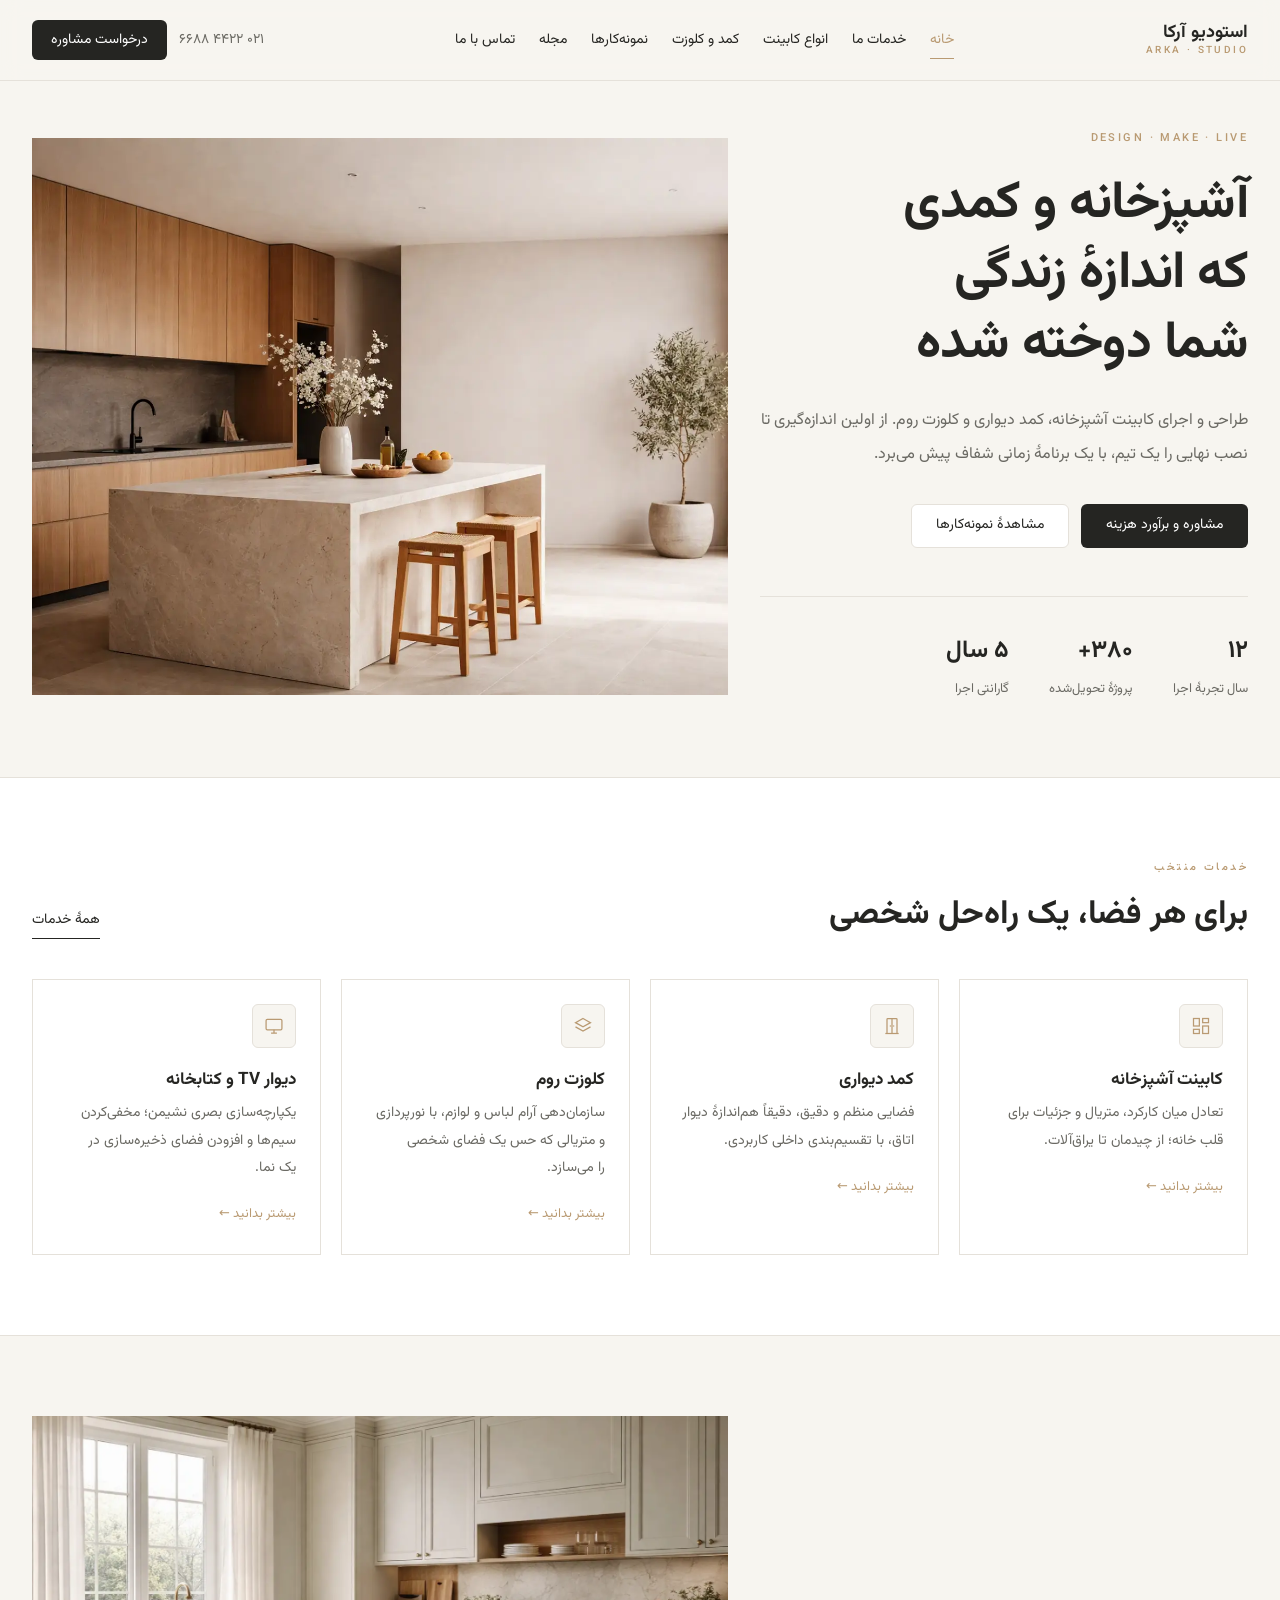
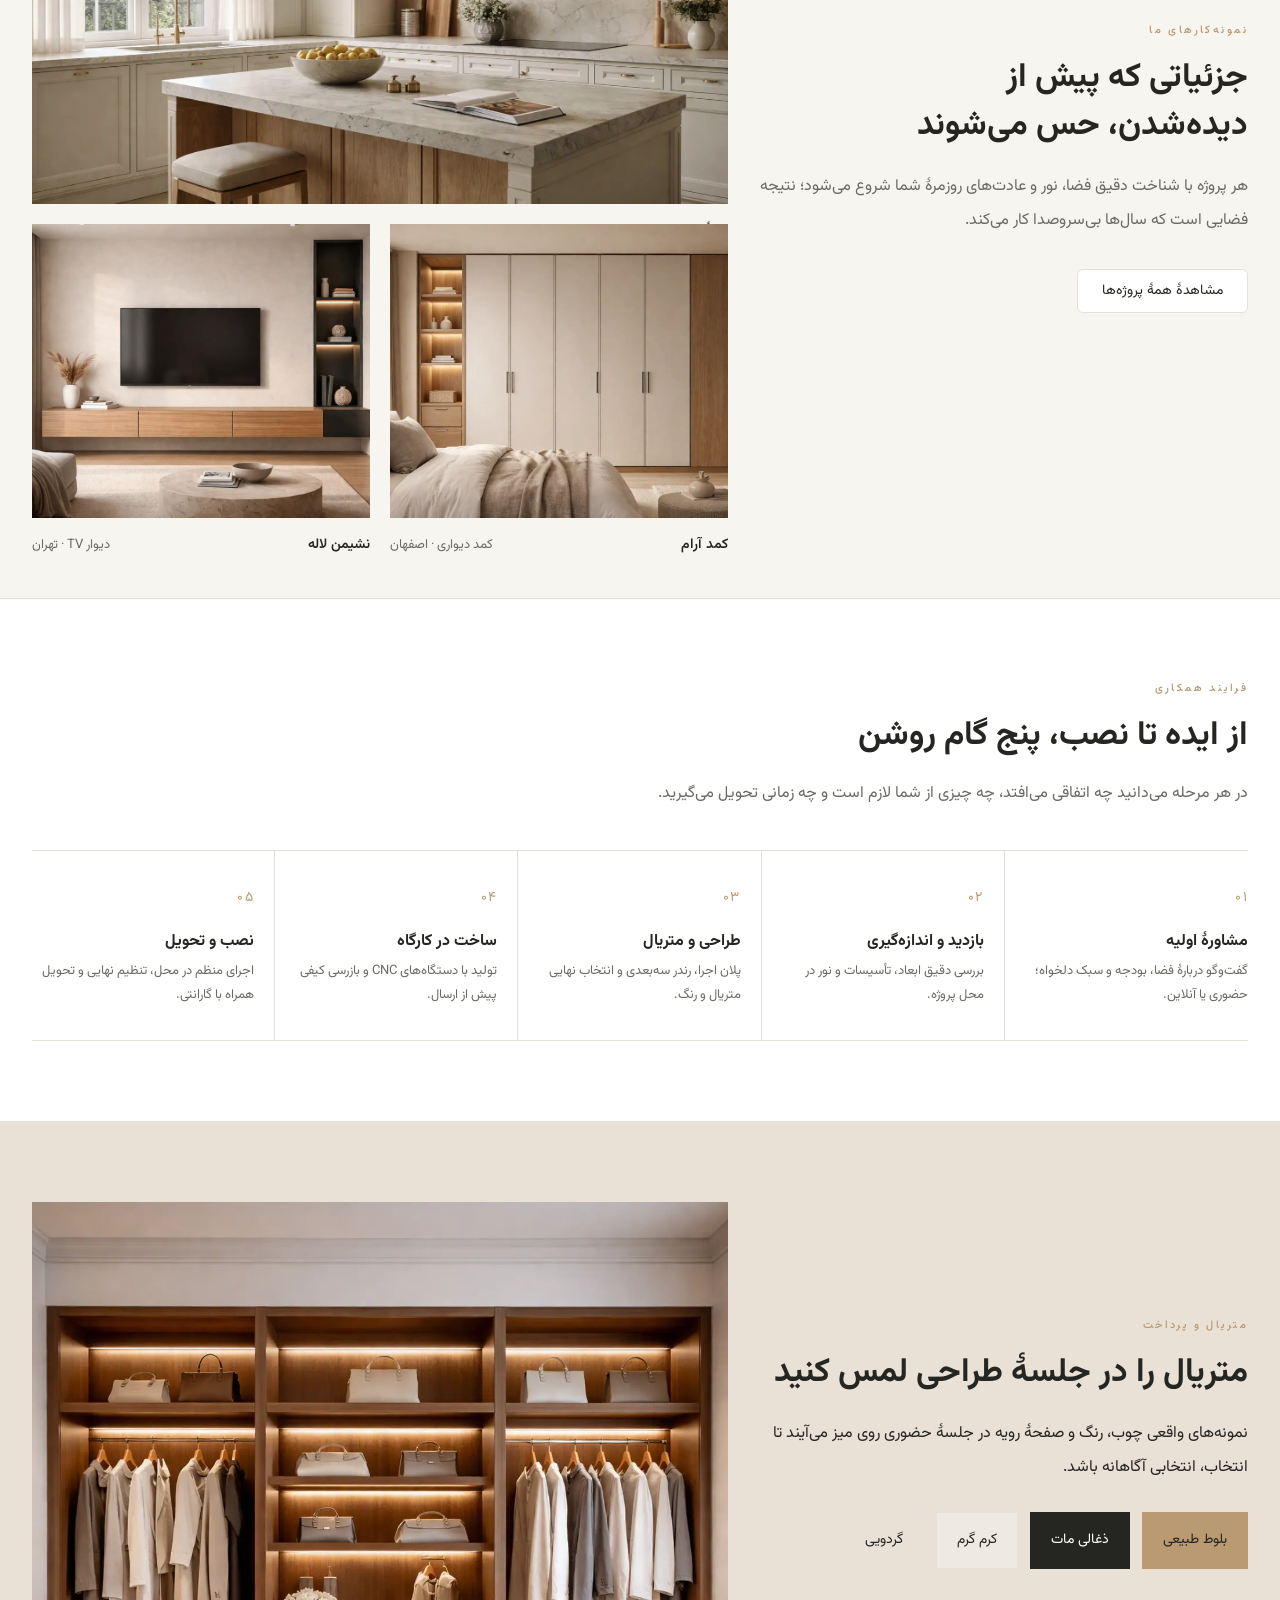
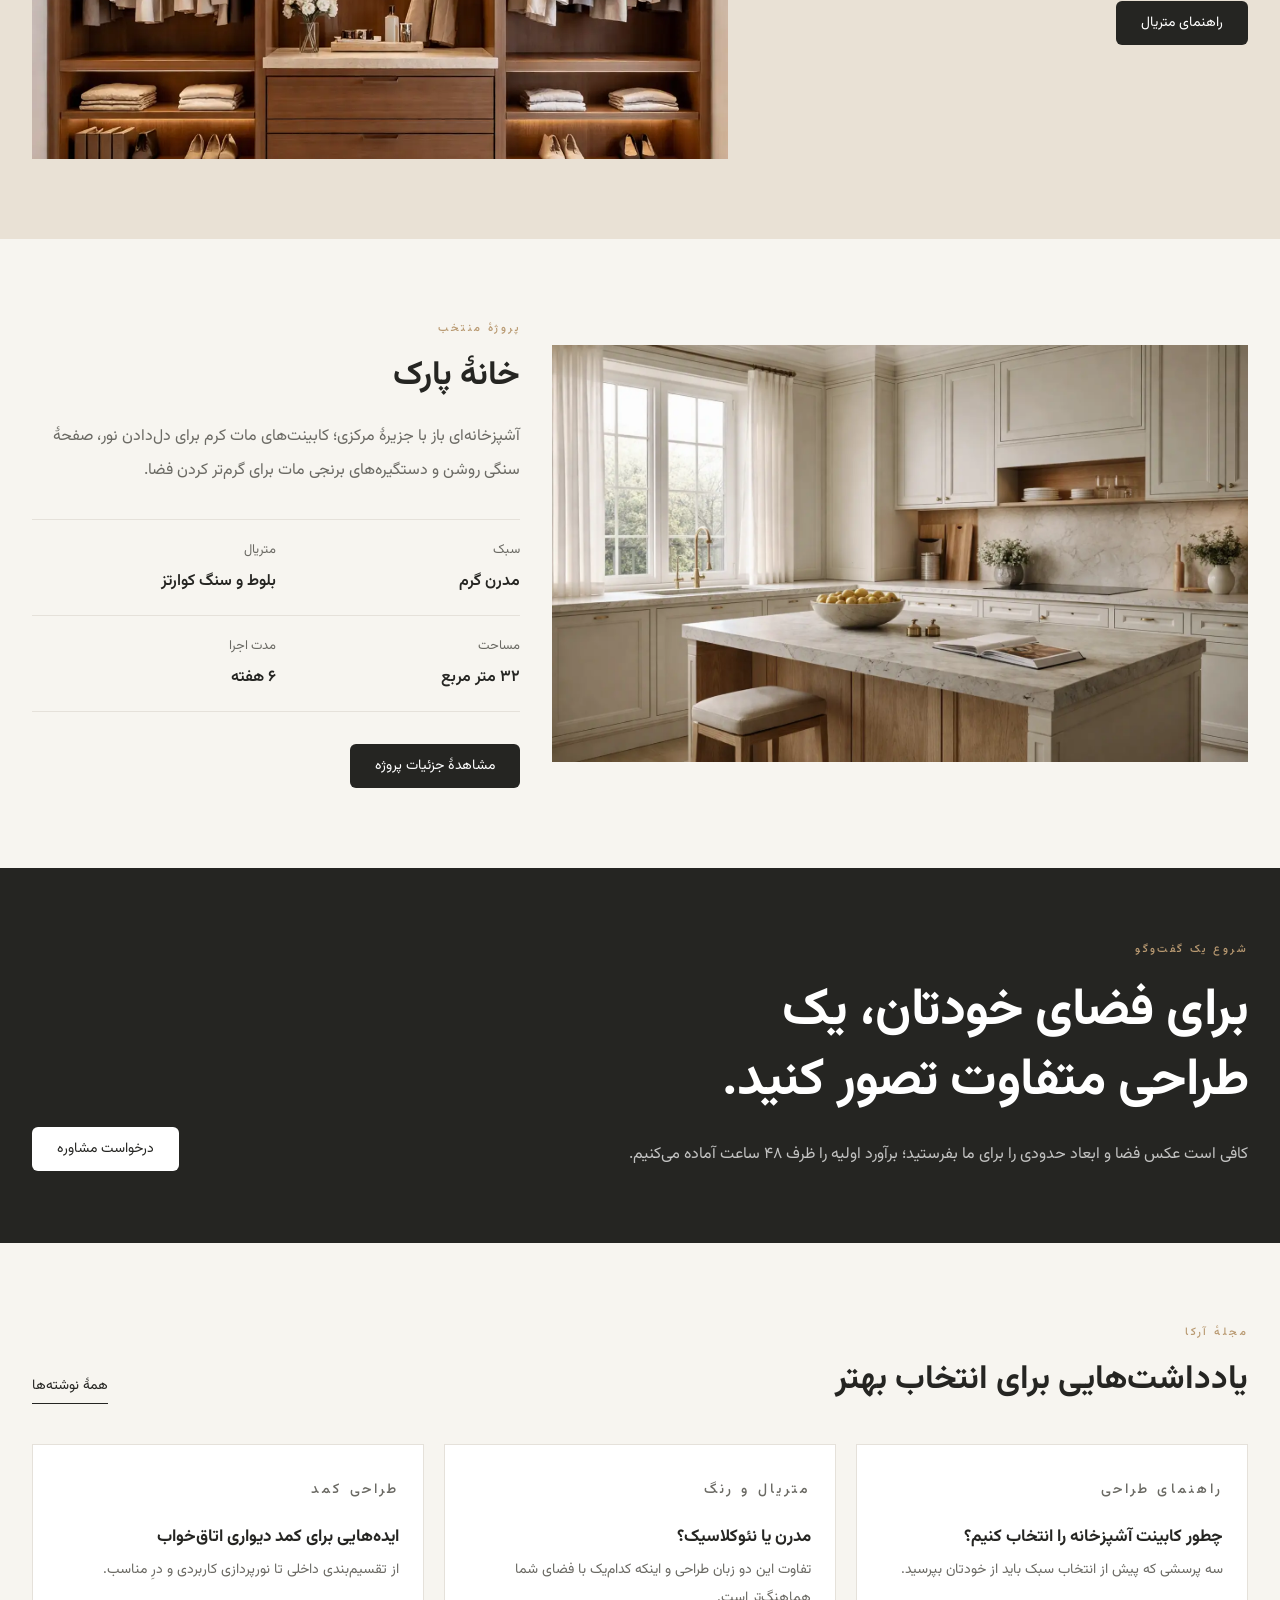
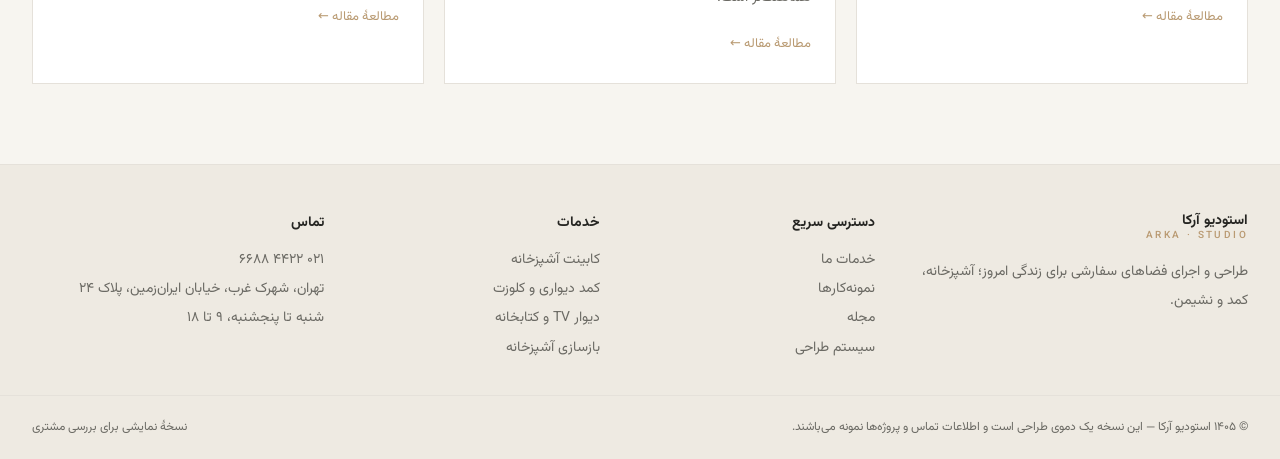
<file: index.html>
<!DOCTYPE html>
<html lang="fa" dir="rtl">
<head>
<meta charset="utf-8">
<meta name="viewport" content="width=device-width, initial-scale=1">
<title>استودیو آرکا | طراحی و اجرای کابینت، کمد دیواری و کلوزت روم</title>
<meta name="description" content="طراحی و اجرای کابینت آشپزخانه، کمد دیواری و کلوزت روم؛ از اندازه‌گیری و طراحی تا ساخت و نصب نهایی با یک تیم و برنامهٔ زمانی شفاف.">
<link rel="icon" href="data:image/svg+xml,<svg xmlns='http://www.w3.org/2000/svg' viewBox='0 0 32 32'><rect width='32' height='32' fill='%23252522'/><path d='M8 24V8h16v3H11v13z' fill='%23B99A72'/></svg>">
<link rel="preconnect" href="https://fonts.googleapis.com">
<link rel="preconnect" href="https://fonts.gstatic.com" crossorigin>
<link rel="stylesheet" href="https://fonts.googleapis.com/css2?family=Estedad:wght@400;500;600;700&family=Vazirmatn:wght@400;500;600;700&display=swap">
<link rel="stylesheet" href="assets/css/site.css">
</head>
<body>
<a class="skip-link" href="#main">پرش به محتوای اصلی</a>

<header class="site-header">
  <div class="container header-inner">
    <a class="brand" href="index.html">استودیو آرکا<span>ARKA · STUDIO</span></a>
    <nav class="nav" data-nav aria-label="منوی اصلی">
      <a href="index.html" aria-current="page">خانه</a>
      <a href="services.html">خدمات ما</a>
      <a href="cabinets.html">انواع کابینت</a>
      <a href="closets.html">کمد و کلوزت</a>
      <a href="portfolio.html">نمونه‌کارها</a>
      <a href="blog.html">مجله</a>
      <a href="contact.html">تماس با ما</a>
    </nav>
    <div class="header-actions">
      <a class="header-phone" href="tel:+982144226688">۰۲۱ ۴۴۲۲ ۶۶۸۸</a>
      <a class="btn btn--primary btn--sm" href="contact.html">درخواست مشاوره</a>
      <button class="nav-toggle" type="button" data-nav-toggle aria-expanded="false" aria-label="باز و بسته کردن منو"><span></span></button>
    </div>
  </div>
</header>

<main id="main">

  <!-- Hero -->
  <section class="hero">
    <div class="container hero__grid">
      <div class="hero__text">
        <p class="eyebrow">DESIGN · MAKE · LIVE</p>
        <h1 class="display" style="margin-block-start:1.25rem">آشپزخانه و کمدی که اندازهٔ زندگی شما دوخته شده</h1>
        <p class="lead" style="margin-block-start:1.5rem">طراحی و اجرای کابینت آشپزخانه، کمد دیواری و کلوزت روم. از اولین اندازه‌گیری تا نصب نهایی را یک تیم، با یک برنامهٔ زمانی شفاف پیش می‌برد.</p>
        <div class="btn-row">
          <a class="btn btn--primary" href="contact.html">مشاوره و برآورد هزینه</a>
          <a class="btn btn--outline" href="portfolio.html">مشاهدهٔ نمونه‌کارها</a>
        </div>
        <div class="hero-facts">
          <div><strong>۱۲</strong><span>سال تجربهٔ اجرا</span></div>
          <div><strong>۳۸۰+</strong><span>پروژهٔ تحویل‌شده</span></div>
          <div><strong>۵ سال</strong><span>گارانتی اجرا</span></div>
        </div>
      </div>
      <div class="hero__media">
        <img src="assets/img/hero.webp" width="1536" height="1024" fetchpriority="high" alt="آشپزخانهٔ مدرن با کابینت بلوطی و جزیرهٔ سنگی روشن">
      </div>
    </div>
  </section>

  <!-- Services -->
  <section class="section section--muted">
    <div class="container">
      <div class="section-head">
        <div>
          <p class="eyebrow">خدمات منتخب</p>
          <h2 class="title section-head__title">برای هر فضا، یک راه‌حل شخصی</h2>
        </div>
        <a class="link-more" href="services.html">همهٔ خدمات</a>
      </div>

      <div class="grid grid--4">
        <a class="card card--hover" href="cabinets.html">
          <span class="card__icon"><svg viewBox="0 0 24 24" fill="none" stroke="currentColor" stroke-width="1.5"><rect x="3" y="3" width="7" height="9"/><rect x="14" y="3" width="7" height="5"/><rect x="14" y="12" width="7" height="9"/><rect x="3" y="16" width="7" height="5"/></svg></span>
          <h3>کابینت آشپزخانه</h3>
          <p>تعادل میان کارکرد، متریال و جزئیات برای قلب خانه؛ از چیدمان تا یراق‌آلات.</p>
          <span class="card__link">بیشتر بدانید ←</span>
        </a>

        <a class="card card--hover" href="closets.html">
          <span class="card__icon"><svg viewBox="0 0 24 24" fill="none" stroke="currentColor" stroke-width="1.5"><path d="M4 21h16"/><path d="M6 21V4a1 1 0 0 1 1-1h10a1 1 0 0 1 1 1v17"/><path d="M12 3v18"/><circle cx="10" cy="12" r=".8" fill="currentColor" stroke="none"/><circle cx="14" cy="12" r=".8" fill="currentColor" stroke="none"/></svg></span>
          <h3>کمد دیواری</h3>
          <p>فضایی منظم و دقیق، دقیقاً هم‌اندازهٔ دیوار اتاق، با تقسیم‌بندی داخلی کاربردی.</p>
          <span class="card__link">بیشتر بدانید ←</span>
        </a>

        <a class="card card--hover" href="closets.html#closet-room">
          <span class="card__icon"><svg viewBox="0 0 24 24" fill="none" stroke="currentColor" stroke-width="1.5"><path d="m12 3 9 5-9 5-9-5 9-5Z"/><path d="m3 13 9 5 9-5"/></svg></span>
          <h3>کلوزت روم</h3>
          <p>سازمان‌دهی آرام لباس و لوازم، با نورپردازی و متریالی که حس یک فضای شخصی را می‌سازد.</p>
          <span class="card__link">بیشتر بدانید ←</span>
        </a>

        <a class="card card--hover" href="services.html#tv-wall">
          <span class="card__icon"><svg viewBox="0 0 24 24" fill="none" stroke="currentColor" stroke-width="1.5"><rect x="2.5" y="4" width="19" height="12.5" rx="1.5"/><path d="M8.5 20.5h7M12 16.5v4"/></svg></span>
          <h3>دیوار TV و کتابخانه</h3>
          <p>یکپارچه‌سازی بصری نشیمن؛ مخفی‌کردن سیم‌ها و افزودن فضای ذخیره‌سازی در یک نما.</p>
          <span class="card__link">بیشتر بدانید ←</span>
        </a>
      </div>
    </div>
  </section>

  <!-- Portfolio preview -->
  <section class="section">
    <div class="container split">
      <div class="split__text">
        <p class="eyebrow">نمونه‌کارهای ما</p>
        <h2 class="title" style="margin-block-start:0.75rem">جزئیاتی که پیش از دیده‌شدن، حس می‌شوند</h2>
        <p class="lead" style="margin-block-start:1.25rem">هر پروژه با شناخت دقیق فضا، نور و عادت‌های روزمرهٔ شما شروع می‌شود؛ نتیجه فضایی است که سال‌ها بی‌سروصدا کار می‌کند.</p>
        <div class="btn-row">
          <a class="btn btn--outline" href="portfolio.html">مشاهدهٔ همهٔ پروژه‌ها</a>
        </div>
      </div>
      <div class="split__media">
        <div class="grid grid--2">
          <a class="project project--wide" href="portfolio.html" style="grid-column:span 2">
            <span class="media"><img src="assets/img/feature.webp" width="1536" height="1024" loading="lazy" alt="آشپزخانهٔ نئوکلاسیک با کابینت کرم و صفحهٔ سنگی"></span>
            <span class="project__meta"><strong>خانهٔ پارک</strong><span>نئوکلاسیک · تهران</span></span>
          </a>
          <a class="project" href="portfolio.html">
            <span class="media"><img src="assets/img/wardrobe.webp" width="1536" height="1024" loading="lazy" alt="کمد دیواری سفارشی در اتاق‌خواب روشن"></span>
            <span class="project__meta"><strong>کمد آرام</strong><span>کمد دیواری · اصفهان</span></span>
          </a>
          <a class="project" href="portfolio.html">
            <span class="media"><img src="assets/img/tvwall.webp" width="1536" height="1024" loading="lazy" alt="دیوار تلویزیون سفارشی با قفسه و کابینت چوبی"></span>
            <span class="project__meta"><strong>نشیمن لاله</strong><span>دیوار TV · تهران</span></span>
          </a>
        </div>
      </div>
    </div>
  </section>

  <!-- Process -->
  <section class="section section--muted">
    <div class="container">
      <p class="eyebrow">فرایند همکاری</p>
      <h2 class="title" style="margin-block-start:0.75rem">از ایده تا نصب، پنج گام روشن</h2>
      <p class="lead" style="margin-block-start:1rem">در هر مرحله می‌دانید چه اتفاقی می‌افتد، چه چیزی از شما لازم است و چه زمانی تحویل می‌گیرید.</p>

      <div class="steps" style="margin-block-start:2.5rem">
        <div class="step">
          <span class="step__num">۰۱</span>
          <h3>مشاورهٔ اولیه</h3>
          <p>گفت‌وگو دربارهٔ فضا، بودجه و سبک دلخواه؛ حضوری یا آنلاین.</p>
        </div>
        <div class="step">
          <span class="step__num">۰۲</span>
          <h3>بازدید و اندازه‌گیری</h3>
          <p>بررسی دقیق ابعاد، تأسیسات و نور در محل پروژه.</p>
        </div>
        <div class="step">
          <span class="step__num">۰۳</span>
          <h3>طراحی و متریال</h3>
          <p>پلان اجرا، رندر سه‌بعدی و انتخاب نهایی متریال و رنگ.</p>
        </div>
        <div class="step">
          <span class="step__num">۰۴</span>
          <h3>ساخت در کارگاه</h3>
          <p>تولید با دستگاه‌های CNC و بازرسی کیفی پیش از ارسال.</p>
        </div>
        <div class="step">
          <span class="step__num">۰۵</span>
          <h3>نصب و تحویل</h3>
          <p>اجرای منظم در محل، تنظیم نهایی و تحویل همراه با گارانتی.</p>
        </div>
      </div>
    </div>
  </section>

  <!-- Materials -->
  <section class="section section--accent">
    <div class="container split">
      <div class="split__text">
        <p class="eyebrow">متریال و پرداخت</p>
        <h2 class="title" style="margin-block-start:0.75rem">متریال را در جلسهٔ طراحی لمس کنید</h2>
        <p class="lead" style="margin-block-start:1.25rem;color:var(--accent-foreground)">نمونه‌های واقعی چوب، رنگ و صفحهٔ رویه در جلسهٔ حضوری روی میز می‌آیند تا انتخاب، انتخابی آگاهانه باشد.</p>
        <div class="swatches">
          <span class="swatch swatch--oak">بلوط طبیعی</span>
          <span class="swatch swatch--dark">ذغالی مات</span>
          <span class="swatch swatch--cream">کرم گرم</span>
          <span class="swatch swatch--taupe">گردویی</span>
        </div>
        <div class="btn-row">
          <a class="btn btn--primary" href="cabinets.html#materials">راهنمای متریال</a>
        </div>
      </div>
      <div class="split__media">
        <span class="media" style="display:block"><img src="assets/img/closet.webp" width="1024" height="1536" loading="lazy" alt="کلوزت روم با قفسه‌بندی چوب گردو و نورپردازی گرم" style="aspect-ratio:5/4;object-position:50% 20%"></span>
      </div>
    </div>
  </section>

  <!-- Featured project -->
  <section class="section">
    <div class="container split split--reverse">
      <div class="split__text">
        <p class="eyebrow">پروژهٔ منتخب</p>
        <h2 class="title" style="margin-block-start:0.75rem">خانهٔ پارک</h2>
        <p class="lead" style="margin-block-start:1.25rem">آشپزخانه‌ای باز با جزیرهٔ مرکزی؛ کابینت‌های مات کرم برای دل‌دادن نور، صفحهٔ سنگی روشن و دستگیره‌های برنجی مات برای گرم‌تر کردن فضا.</p>
        <dl class="spec-list" style="margin-block-start:2rem">
          <div><dt>سبک</dt><dd>مدرن گرم</dd></div>
          <div><dt>متریال</dt><dd>بلوط و سنگ کوارتز</dd></div>
          <div><dt>مساحت</dt><dd>۳۲ متر مربع</dd></div>
          <div><dt>مدت اجرا</dt><dd>۶ هفته</dd></div>
        </dl>
        <div class="btn-row">
          <a class="btn btn--primary" href="portfolio.html">مشاهدهٔ جزئیات پروژه</a>
        </div>
      </div>
      <div class="split__media">
        <span class="media" style="display:block"><img src="assets/img/feature.webp" width="1536" height="1024" loading="lazy" alt="آشپزخانهٔ نئوکلاسیک خانهٔ پارک با کابینت کرم و صفحهٔ سنگی" style="aspect-ratio:5/3"></span>
      </div>
    </div>
  </section>

  <!-- CTA -->
  <section class="cta-band">
    <div class="container cta-band__inner">
      <div class="cta-band__text">
        <p class="eyebrow">شروع یک گفت‌وگو</p>
        <h2 class="display" style="margin-block-start:1rem">برای فضای خودتان، یک طراحی متفاوت تصور کنید.</h2>
        <p class="lead" style="margin-block-start:1.25rem">کافی است عکس فضا و ابعاد حدودی را برای ما بفرستید؛ برآورد اولیه را ظرف ۴۸ ساعت آماده می‌کنیم.</p>
      </div>
      <div class="cta-band__action">
        <a class="btn btn--light" href="contact.html">درخواست مشاوره</a>
      </div>
    </div>
  </section>

  <!-- Magazine -->
  <section class="section">
    <div class="container">
      <div class="section-head">
        <div>
          <p class="eyebrow">مجلهٔ آرکا</p>
          <h2 class="title section-head__title">یادداشت‌هایی برای انتخاب بهتر</h2>
        </div>
        <a class="link-more" href="blog.html">همهٔ نوشته‌ها</a>
      </div>

      <div class="grid grid--3">
        <article class="card card--hover">
          <p class="eyebrow">راهنمای طراحی</p>
          <h3>چطور کابینت آشپزخانه را انتخاب کنیم؟</h3>
          <p>سه پرسشی که پیش از انتخاب سبک باید از خودتان بپرسید.</p>
          <a class="card__link" href="blog.html">مطالعهٔ مقاله ←</a>
        </article>
        <article class="card card--hover">
          <p class="eyebrow">متریال و رنگ</p>
          <h3>مدرن یا نئوکلاسیک؟</h3>
          <p>تفاوت این دو زبان طراحی و اینکه کدام‌یک با فضای شما هماهنگ‌تر است.</p>
          <a class="card__link" href="blog.html">مطالعهٔ مقاله ←</a>
        </article>
        <article class="card card--hover">
          <p class="eyebrow">طراحی کمد</p>
          <h3>ایده‌هایی برای کمد دیواری اتاق‌خواب</h3>
          <p>از تقسیم‌بندی داخلی تا نورپردازی کاربردی و درِ مناسب.</p>
          <a class="card__link" href="blog.html">مطالعهٔ مقاله ←</a>
        </article>
      </div>
    </div>
  </section>

</main>

<footer class="site-footer">
  <div class="container footer-grid">
    <div>
      <h4 class="brand">استودیو آرکا<span>ARKA · STUDIO</span></h4>
      <p style="margin-block-start:1rem">طراحی و اجرای فضاهای سفارشی برای زندگی امروز؛ آشپزخانه، کمد و نشیمن.</p>
    </div>
    <div>
      <h4>دسترسی سریع</h4>
      <ul class="footer-links">
        <li><a href="services.html">خدمات ما</a></li>
        <li><a href="portfolio.html">نمونه‌کارها</a></li>
        <li><a href="blog.html">مجله</a></li>
        <li><a href="design-system.html">سیستم طراحی</a></li>
      </ul>
    </div>
    <div>
      <h4>خدمات</h4>
      <ul class="footer-links">
        <li><a href="cabinets.html">کابینت آشپزخانه</a></li>
        <li><a href="closets.html">کمد دیواری و کلوزت</a></li>
        <li><a href="services.html#tv-wall">دیوار TV و کتابخانه</a></li>
        <li><a href="services.html#renovation">بازسازی آشپزخانه</a></li>
      </ul>
    </div>
    <div>
      <h4>تماس</h4>
      <p style="margin-block-start:0.75rem">
        ۰۲۱ ۴۴۲۲ ۶۶۸۸<br>
        تهران، شهرک غرب، خیابان ایران‌زمین، پلاک ۲۴<br>
        شنبه تا پنجشنبه، ۹ تا ۱۸
      </p>
    </div>
  </div>
  <div class="container footer-bottom">
    <span>© <span data-year>۱۴۰۴</span> استودیو آرکا — این نسخه یک دموی طراحی است و اطلاعات تماس و پروژه‌ها نمونه می‌باشند.</span>
    <span>نسخهٔ نمایشی برای بررسی مشتری</span>
  </div>
</footer>

<script src="assets/js/site.js"></script>
</body>
</html>
</file>
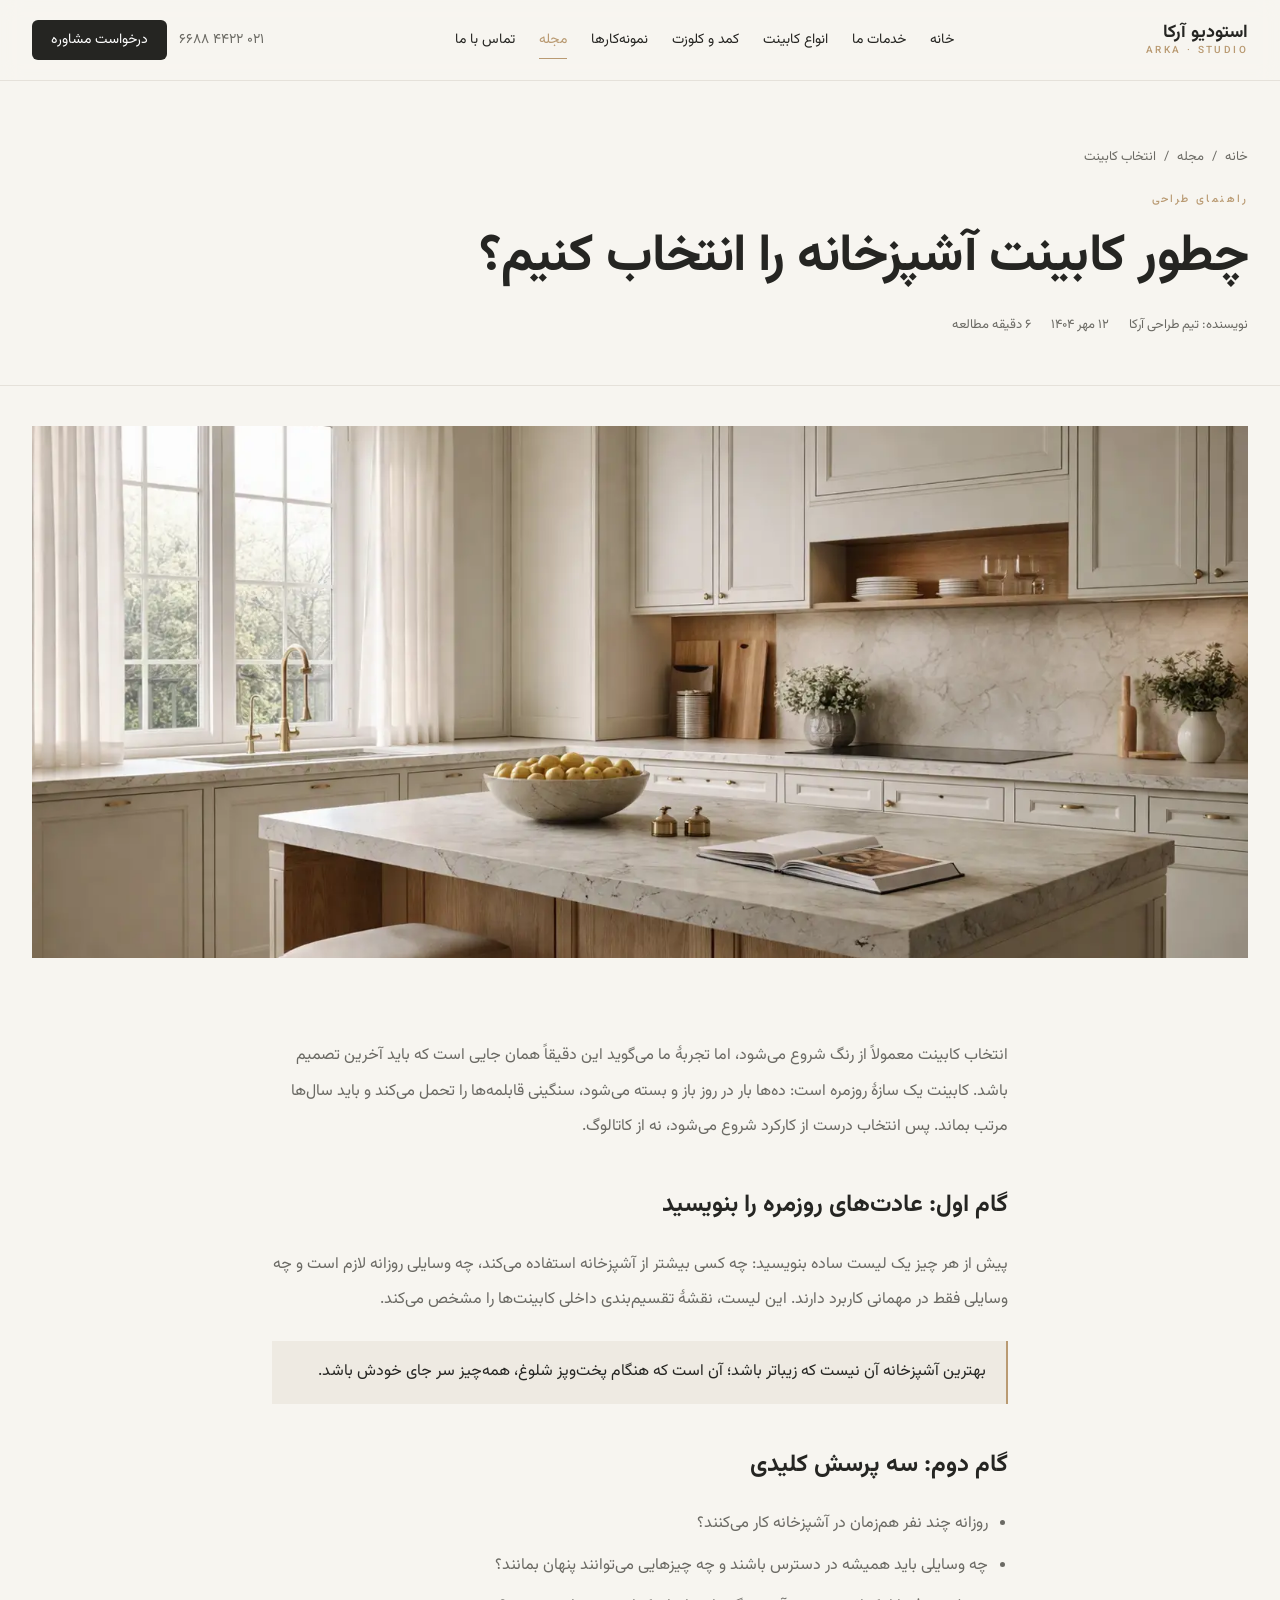
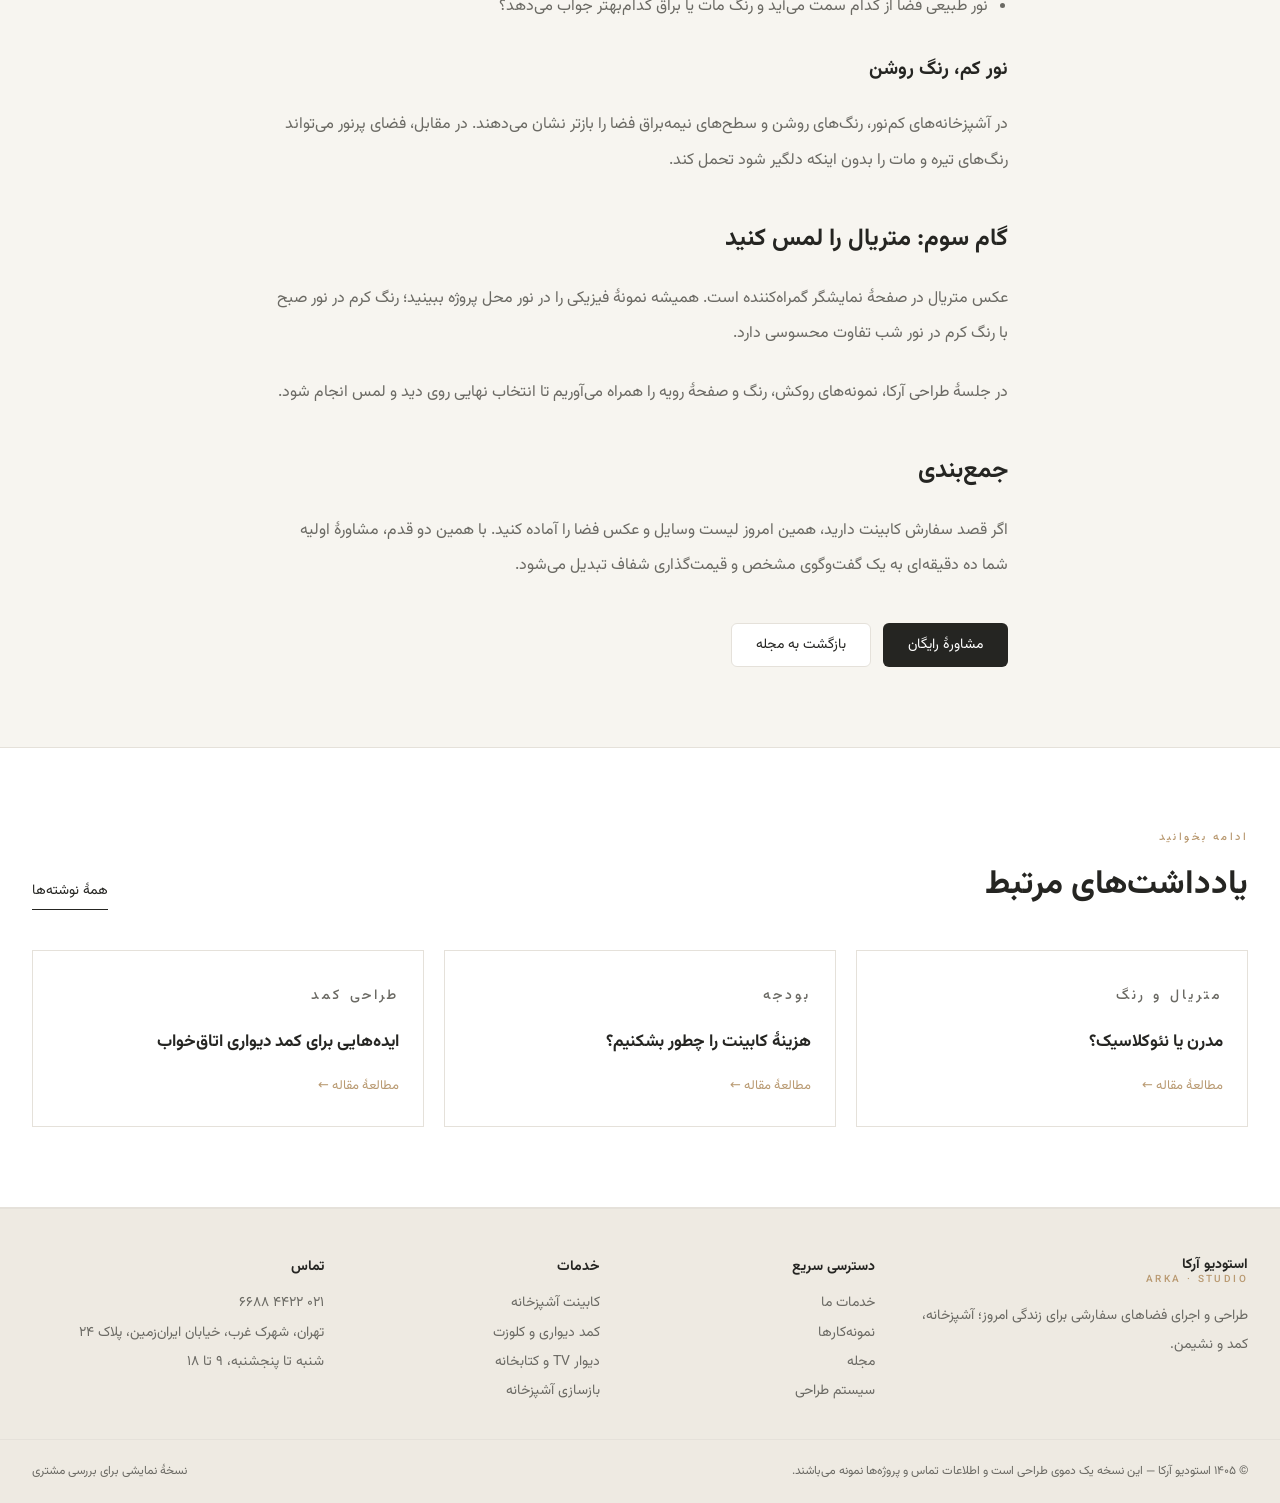
<file: article.html>
<!DOCTYPE html>
<html lang="fa" dir="rtl">
<head>
<meta charset="utf-8">
<meta name="viewport" content="width=device-width, initial-scale=1">
<title>چطور کابینت آشپزخانه را انتخاب کنیم؟ | مجلهٔ آرکا</title>
<meta name="description" content="راهنمای گام‌به‌گام انتخاب کابینت آشپزخانه: از شناخت نیاز روزمره تا انتخاب روکش، صفحه و یراق‌آلات.">
<link rel="icon" href="data:image/svg+xml,<svg xmlns='http://www.w3.org/2000/svg' viewBox='0 0 32 32'><rect width='32' height='32' fill='%23252522'/><path d='M8 24V8h16v3H11v13z' fill='%23B99A72'/></svg>">
<link rel="preconnect" href="https://fonts.googleapis.com">
<link rel="preconnect" href="https://fonts.gstatic.com" crossorigin>
<link rel="stylesheet" href="https://fonts.googleapis.com/css2?family=Estedad:wght@400;500;600;700&family=Vazirmatn:wght@400;500;600;700&display=swap">
<link rel="stylesheet" href="assets/css/site.css">
</head>
<body>
<a class="skip-link" href="#main">پرش به محتوای اصلی</a>

<header class="site-header">
  <div class="container header-inner">
    <a class="brand" href="index.html">استودیو آرکا<span>ARKA · STUDIO</span></a>
    <nav class="nav" data-nav aria-label="منوی اصلی">
      <a href="index.html">خانه</a>
      <a href="services.html">خدمات ما</a>
      <a href="cabinets.html">انواع کابینت</a>
      <a href="closets.html">کمد و کلوزت</a>
      <a href="portfolio.html">نمونه‌کارها</a>
      <a href="blog.html" aria-current="page">مجله</a>
      <a href="contact.html">تماس با ما</a>
    </nav>
    <div class="header-actions">
      <a class="header-phone" href="tel:+982144226688">۰۲۱ ۴۴۲۲ ۶۶۸۸</a>
      <a class="btn btn--primary btn--sm" href="contact.html">درخواست مشاوره</a>
      <button class="nav-toggle" type="button" data-nav-toggle aria-expanded="false" aria-label="باز و بسته کردن منو"><span></span></button>
    </div>
  </div>
</header>

<main id="main">

  <article>
    <header class="page-hero">
      <div class="container">
        <nav class="breadcrumb" aria-label="مسیر صفحه"><a href="index.html">خانه</a><span>/</span><a href="blog.html">مجله</a><span>/</span><span>انتخاب کابینت</span></nav>
        <p class="eyebrow">راهنمای طراحی</p>
        <h1 class="display" style="margin-block-start:0.75rem">چطور کابینت آشپزخانه را انتخاب کنیم؟</h1>
        <div class="article-meta">
          <span>نویسنده: تیم طراحی آرکا</span>
          <span>۱۲ مهر ۱۴۰۴</span>
          <span>۶ دقیقه مطالعه</span>
        </div>
      </div>
    </header>

    <div class="container" style="margin-block-start:2.5rem">
      <span class="media" style="display:block">
        <img src="assets/img/feature.webp" width="1536" height="1024" alt="آشپزخانهٔ نئوکلاسیک با کابینت کرم و صفحهٔ سنگی" style="aspect-ratio:16/7">
      </span>
    </div>

    <div class="container section">
      <div class="article-body">
        <p>انتخاب کابینت معمولاً از رنگ شروع می‌شود، اما تجربهٔ ما می‌گوید این دقیقاً همان جایی است که باید آخرین تصمیم باشد. کابینت یک سازهٔ روزمره است: ده‌ها بار در روز باز و بسته می‌شود، سنگینی قابلمه‌ها را تحمل می‌کند و باید سال‌ها مرتب بماند. پس انتخاب درست از کارکرد شروع می‌شود، نه از کاتالوگ.</p>

        <h2>گام اول: عادت‌های روزمره را بنویسید</h2>
        <p>پیش از هر چیز یک لیست ساده بنویسید: چه کسی بیشتر از آشپزخانه استفاده می‌کند، چه وسایلی روزانه لازم است و چه وسایلی فقط در مهمانی کاربرد دارند. این لیست، نقشهٔ تقسیم‌بندی داخلی کابینت‌ها را مشخص می‌کند.</p>

        <blockquote>بهترین آشپزخانه آن نیست که زیباتر باشد؛ آن است که هنگام پخت‌وپز شلوغ، همه‌چیز سر جای خودش باشد.</blockquote>

        <h2>گام دوم: سه پرسش کلیدی</h2>
        <ul>
          <li>روزانه چند نفر هم‌زمان در آشپزخانه کار می‌کنند؟</li>
          <li>چه وسایلی باید همیشه در دسترس باشند و چه چیزهایی می‌توانند پنهان بمانند؟</li>
          <li>نور طبیعی فضا از کدام سمت می‌آید و رنگ مات یا براق کدام‌بهتر جواب می‌دهد؟</li>
        </ul>

        <h3>نور کم، رنگ روشن</h3>
        <p>در آشپزخانه‌های کم‌نور، رنگ‌های روشن و سطح‌های نیمه‌براق فضا را بازتر نشان می‌دهند. در مقابل، فضای پرنور می‌تواند رنگ‌های تیره و مات را بدون اینکه دلگیر شود تحمل کند.</p>

        <h2>گام سوم: متریال را لمس کنید</h2>
        <p>عکس متریال در صفحهٔ نمایشگر گمراه‌کننده است. همیشه نمونهٔ فیزیکی را در نور محل پروژه ببینید؛ رنگ کرم در نور صبح با رنگ کرم در نور شب تفاوت محسوسی دارد.</p>
        <p>در جلسهٔ طراحی آرکا، نمونه‌های روکش، رنگ و صفحهٔ رویه را همراه می‌آوریم تا انتخاب نهایی روی دید و لمس انجام شود.</p>

        <h2>جمع‌بندی</h2>
        <p>اگر قصد سفارش کابینت دارید، همین امروز لیست وسایل و عکس فضا را آماده کنید. با همین دو قدم، مشاورهٔ اولیه شما ده دقیقه‌ای به یک گفت‌وگوی مشخص و قیمت‌گذاری شفاف تبدیل می‌شود.</p>

        <div class="btn-row" style="margin-block-start:2.5rem">
          <a class="btn btn--primary" href="contact.html">مشاورهٔ رایگان</a>
          <a class="btn btn--outline" href="blog.html">بازگشت به مجله</a>
        </div>
      </div>
    </div>
  </article>

  <section class="section section--muted">
    <div class="container">
      <div class="section-head">
        <div>
          <p class="eyebrow">ادامه بخوانید</p>
          <h2 class="title section-head__title">یادداشت‌های مرتبط</h2>
        </div>
        <a class="link-more" href="blog.html">همهٔ نوشته‌ها</a>
      </div>
      <div class="grid grid--3">
        <article class="card card--hover">
          <p class="eyebrow">متریال و رنگ</p>
          <h3>مدرن یا نئوکلاسیک؟</h3>
          <a class="card__link" href="article.html">مطالعهٔ مقاله ←</a>
        </article>
        <article class="card card--hover">
          <p class="eyebrow">بودجه</p>
          <h3>هزینهٔ کابینت را چطور بشکنیم؟</h3>
          <a class="card__link" href="article.html">مطالعهٔ مقاله ←</a>
        </article>
        <article class="card card--hover">
          <p class="eyebrow">طراحی کمد</p>
          <h3>ایده‌هایی برای کمد دیواری اتاق‌خواب</h3>
          <a class="card__link" href="article.html">مطالعهٔ مقاله ←</a>
        </article>
      </div>
    </div>
  </section>

</main>

<footer class="site-footer">
  <div class="container footer-grid">
    <div>
      <h4 class="brand">استودیو آرکا<span>ARKA · STUDIO</span></h4>
      <p style="margin-block-start:1rem">طراحی و اجرای فضاهای سفارشی برای زندگی امروز؛ آشپزخانه، کمد و نشیمن.</p>
    </div>
    <div>
      <h4>دسترسی سریع</h4>
      <ul class="footer-links">
        <li><a href="services.html">خدمات ما</a></li>
        <li><a href="portfolio.html">نمونه‌کارها</a></li>
        <li><a href="blog.html">مجله</a></li>
        <li><a href="design-system.html">سیستم طراحی</a></li>
      </ul>
    </div>
    <div>
      <h4>خدمات</h4>
      <ul class="footer-links">
        <li><a href="cabinets.html">کابینت آشپزخانه</a></li>
        <li><a href="closets.html">کمد دیواری و کلوزت</a></li>
        <li><a href="services.html#tv-wall">دیوار TV و کتابخانه</a></li>
        <li><a href="services.html#renovation">بازسازی آشپزخانه</a></li>
      </ul>
    </div>
    <div>
      <h4>تماس</h4>
      <p style="margin-block-start:0.75rem">
        ۰۲۱ ۴۴۲۲ ۶۶۸۸<br>
        تهران، شهرک غرب، خیابان ایران‌زمین، پلاک ۲۴<br>
        شنبه تا پنجشنبه، ۹ تا ۱۸
      </p>
    </div>
  </div>
  <div class="container footer-bottom">
    <span>© <span data-year>۱۴۰۴</span> استودیو آرکا — این نسخه یک دموی طراحی است و اطلاعات تماس و پروژه‌ها نمونه می‌باشند.</span>
    <span>نسخهٔ نمایشی برای بررسی مشتری</span>
  </div>
</footer>

<script src="assets/js/site.js"></script>
</body>
</html>
</file>
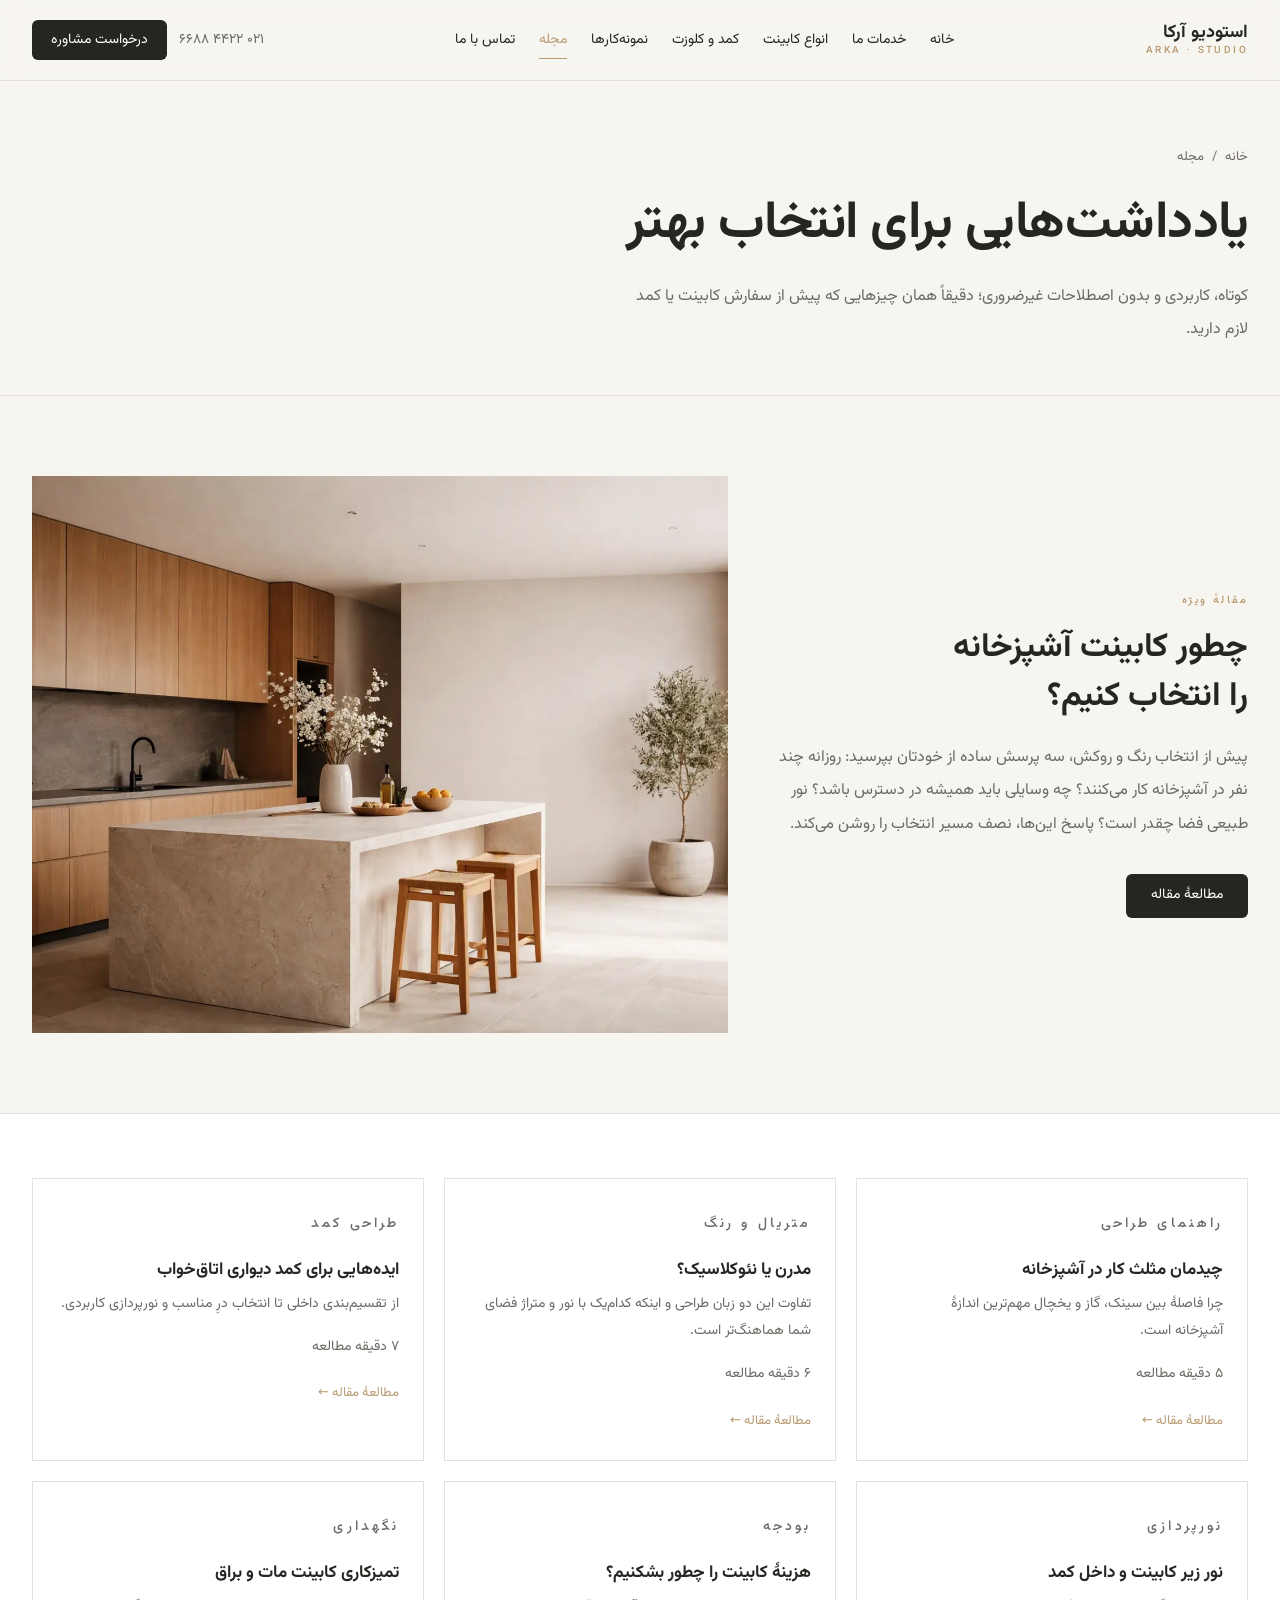
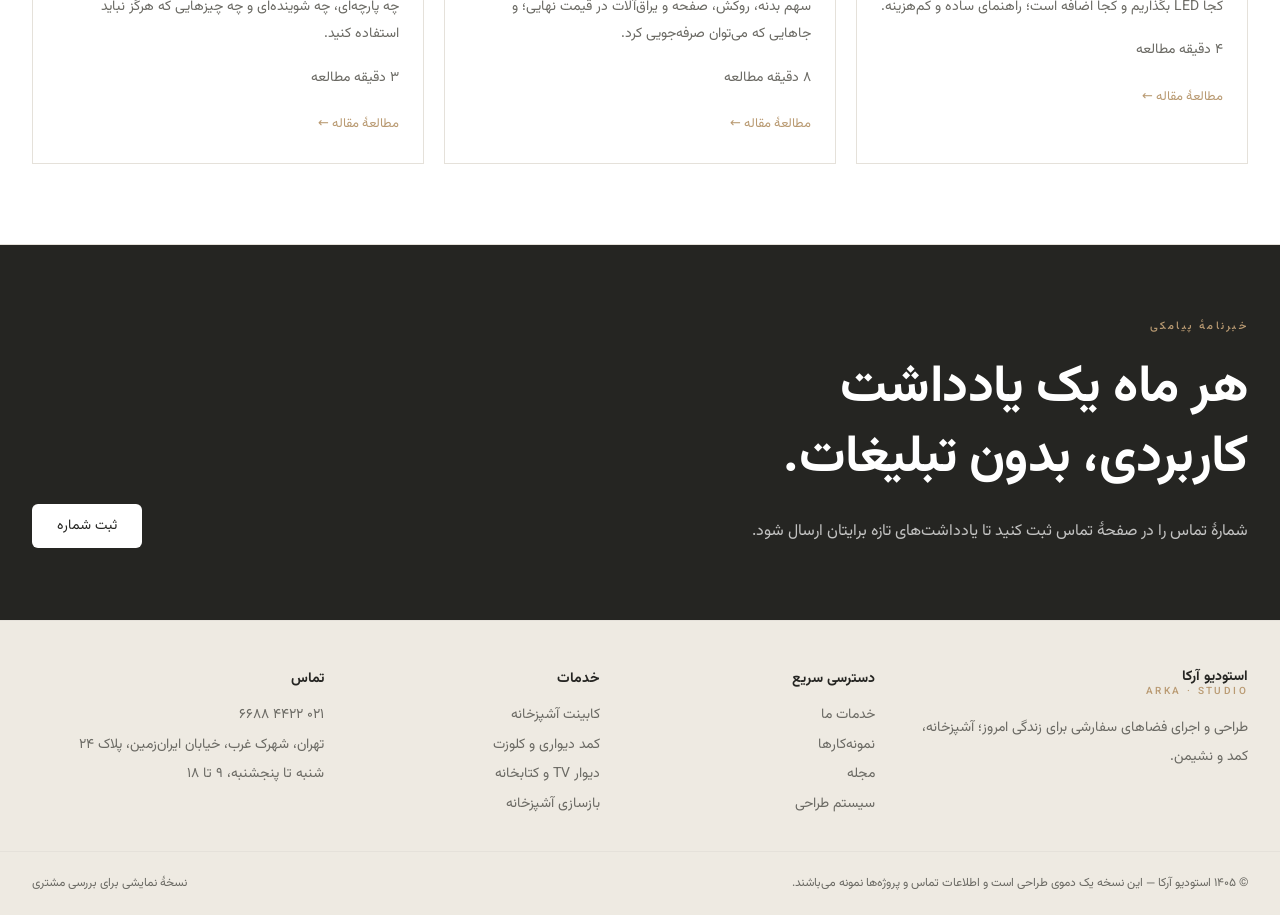
<file: blog.html>
<!DOCTYPE html>
<html lang="fa" dir="rtl">
<head>
<meta charset="utf-8">
<meta name="viewport" content="width=device-width, initial-scale=1">
<title>مجلهٔ آرکا | راهنماهای کابینت، کمد و دکوراسیون</title>
<meta name="description" content="یادداشت‌ها و راهنماهای استودیو آرکا: انتخاب کابینت، مقایسهٔ متریال، طراحی کمد دیواری و نورپردازی فضا.">
<link rel="icon" href="data:image/svg+xml,<svg xmlns='http://www.w3.org/2000/svg' viewBox='0 0 32 32'><rect width='32' height='32' fill='%23252522'/><path d='M8 24V8h16v3H11v13z' fill='%23B99A72'/></svg>">
<link rel="preconnect" href="https://fonts.googleapis.com">
<link rel="preconnect" href="https://fonts.gstatic.com" crossorigin>
<link rel="stylesheet" href="https://fonts.googleapis.com/css2?family=Estedad:wght@400;500;600;700&family=Vazirmatn:wght@400;500;600;700&display=swap">
<link rel="stylesheet" href="assets/css/site.css">
</head>
<body>
<a class="skip-link" href="#main">پرش به محتوای اصلی</a>

<header class="site-header">
  <div class="container header-inner">
    <a class="brand" href="index.html">استودیو آرکا<span>ARKA · STUDIO</span></a>
    <nav class="nav" data-nav aria-label="منوی اصلی">
      <a href="index.html">خانه</a>
      <a href="services.html">خدمات ما</a>
      <a href="cabinets.html">انواع کابینت</a>
      <a href="closets.html">کمد و کلوزت</a>
      <a href="portfolio.html">نمونه‌کارها</a>
      <a href="blog.html" aria-current="page">مجله</a>
      <a href="contact.html">تماس با ما</a>
    </nav>
    <div class="header-actions">
      <a class="header-phone" href="tel:+982144226688">۰۲۱ ۴۴۲۲ ۶۶۸۸</a>
      <a class="btn btn--primary btn--sm" href="contact.html">درخواست مشاوره</a>
      <button class="nav-toggle" type="button" data-nav-toggle aria-expanded="false" aria-label="باز و بسته کردن منو"><span></span></button>
    </div>
  </div>
</header>

<main id="main">

  <section class="page-hero">
    <div class="container">
      <nav class="breadcrumb" aria-label="مسیر صفحه"><a href="index.html">خانه</a><span>/</span><span>مجله</span></nav>
      <h1 class="display">یادداشت‌هایی برای انتخاب بهتر</h1>
      <p class="lead" style="margin-block-start:1.25rem">کوتاه، کاربردی و بدون اصطلاحات غیرضروری؛ دقیقاً همان چیزهایی که پیش از سفارش کابینت یا کمد لازم دارید.</p>
    </div>
  </section>

  <section class="section">
    <div class="container split">
      <div class="split__text">
        <p class="eyebrow">مقالهٔ ویژه</p>
        <h2 class="title" style="margin-block-start:0.75rem">چطور کابینت آشپزخانه را انتخاب کنیم؟</h2>
        <p class="lead" style="margin-block-start:1.25rem">پیش از انتخاب رنگ و روکش، سه پرسش ساده از خودتان بپرسید: روزانه چند نفر در آشپزخانه کار می‌کنند؟ چه وسایلی باید همیشه در دسترس باشد؟ نور طبیعی فضا چقدر است؟ پاسخ این‌ها، نصف مسیر انتخاب را روشن می‌کند.</p>
        <div class="btn-row">
          <a class="btn btn--primary" href="article.html">مطالعهٔ مقاله</a>
        </div>
      </div>
      <div class="split__media">
        <a class="project" href="article.html">
          <span class="media"><img src="assets/img/hero.webp" width="1536" height="1024" loading="lazy" alt="آشپزخانهٔ مدرن با کابینت بلوطی و جزیرهٔ سنگی" style="aspect-ratio:5/4"></span>
        </a>
      </div>
    </div>
  </section>

  <section class="section section--muted" style="padding-block-start:4rem">
    <div class="container">
      <div class="grid grid--3">

        <article class="card card--hover">
          <p class="eyebrow">راهنمای طراحی</p>
          <h3>چیدمان مثلث کار در آشپزخانه</h3>
          <p>چرا فاصلهٔ بین سینک، گاز و یخچال مهم‌ترین اندازهٔ آشپزخانه است.</p>
          <p class="muted small" style="margin-block-start:1rem">۵ دقیقه مطالعه</p>
          <a class="card__link" href="article.html">مطالعهٔ مقاله ←</a>
        </article>

        <article class="card card--hover">
          <p class="eyebrow">متریال و رنگ</p>
          <h3>مدرن یا نئوکلاسیک؟</h3>
          <p>تفاوت این دو زبان طراحی و اینکه کدام‌یک با نور و متراژ فضای شما هماهنگ‌تر است.</p>
          <p class="muted small" style="margin-block-start:1rem">۶ دقیقه مطالعه</p>
          <a class="card__link" href="article.html">مطالعهٔ مقاله ←</a>
        </article>

        <article class="card card--hover">
          <p class="eyebrow">طراحی کمد</p>
          <h3>ایده‌هایی برای کمد دیواری اتاق‌خواب</h3>
          <p>از تقسیم‌بندی داخلی تا انتخاب درِ مناسب و نورپردازی کاربردی.</p>
          <p class="muted small" style="margin-block-start:1rem">۷ دقیقه مطالعه</p>
          <a class="card__link" href="article.html">مطالعهٔ مقاله ←</a>
        </article>

        <article class="card card--hover">
          <p class="eyebrow">نورپردازی</p>
          <h3>نور زیر کابینت و داخل کمد</h3>
          <p>کجا LED بگذاریم و کجا اضافه است؛ راهنمای ساده و کم‌هزینه.</p>
          <p class="muted small" style="margin-block-start:1rem">۴ دقیقه مطالعه</p>
          <a class="card__link" href="article.html">مطالعهٔ مقاله ←</a>
        </article>

        <article class="card card--hover">
          <p class="eyebrow">بودجه</p>
          <h3>هزینهٔ کابینت را چطور بشکنیم؟</h3>
          <p>سهم بدنه، روکش، صفحه و یراق‌آلات در قیمت نهایی؛ و جاهایی که می‌توان صرفه‌جویی کرد.</p>
          <p class="muted small" style="margin-block-start:1rem">۸ دقیقه مطالعه</p>
          <a class="card__link" href="article.html">مطالعهٔ مقاله ←</a>
        </article>

        <article class="card card--hover">
          <p class="eyebrow">نگهداری</p>
          <h3>تمیزکاری کابینت مات و براق</h3>
          <p>چه پارچه‌ای، چه شوینده‌ای و چه چیزهایی که هرگز نباید استفاده کنید.</p>
          <p class="muted small" style="margin-block-start:1rem">۳ دقیقه مطالعه</p>
          <a class="card__link" href="article.html">مطالعهٔ مقاله ←</a>
        </article>

      </div>
    </div>
  </section>

  <section class="cta-band">
    <div class="container cta-band__inner">
      <div class="cta-band__text">
        <p class="eyebrow">خبرنامهٔ پیامکی</p>
        <h2 class="display" style="margin-block-start:1rem">هر ماه یک یادداشت کاربردی، بدون تبلیغات.</h2>
        <p class="lead" style="margin-block-start:1.25rem">شمارهٔ تماس را در صفحهٔ تماس ثبت کنید تا یادداشت‌های تازه برایتان ارسال شود.</p>
      </div>
      <div class="cta-band__action">
        <a class="btn btn--light" href="contact.html">ثبت شماره</a>
      </div>
    </div>
  </section>

</main>

<footer class="site-footer">
  <div class="container footer-grid">
    <div>
      <h4 class="brand">استودیو آرکا<span>ARKA · STUDIO</span></h4>
      <p style="margin-block-start:1rem">طراحی و اجرای فضاهای سفارشی برای زندگی امروز؛ آشپزخانه، کمد و نشیمن.</p>
    </div>
    <div>
      <h4>دسترسی سریع</h4>
      <ul class="footer-links">
        <li><a href="services.html">خدمات ما</a></li>
        <li><a href="portfolio.html">نمونه‌کارها</a></li>
        <li><a href="blog.html">مجله</a></li>
        <li><a href="design-system.html">سیستم طراحی</a></li>
      </ul>
    </div>
    <div>
      <h4>خدمات</h4>
      <ul class="footer-links">
        <li><a href="cabinets.html">کابینت آشپزخانه</a></li>
        <li><a href="closets.html">کمد دیواری و کلوزت</a></li>
        <li><a href="services.html#tv-wall">دیوار TV و کتابخانه</a></li>
        <li><a href="services.html#renovation">بازسازی آشپزخانه</a></li>
      </ul>
    </div>
    <div>
      <h4>تماس</h4>
      <p style="margin-block-start:0.75rem">
        ۰۲۱ ۴۴۲۲ ۶۶۸۸<br>
        تهران، شهرک غرب، خیابان ایران‌زمین، پلاک ۲۴<br>
        شنبه تا پنجشنبه، ۹ تا ۱۸
      </p>
    </div>
  </div>
  <div class="container footer-bottom">
    <span>© <span data-year>۱۴۰۴</span> استودیو آرکا — این نسخه یک دموی طراحی است و اطلاعات تماس و پروژه‌ها نمونه می‌باشند.</span>
    <span>نسخهٔ نمایشی برای بررسی مشتری</span>
  </div>
</footer>

<script src="assets/js/site.js"></script>
</body>
</html>
</file>
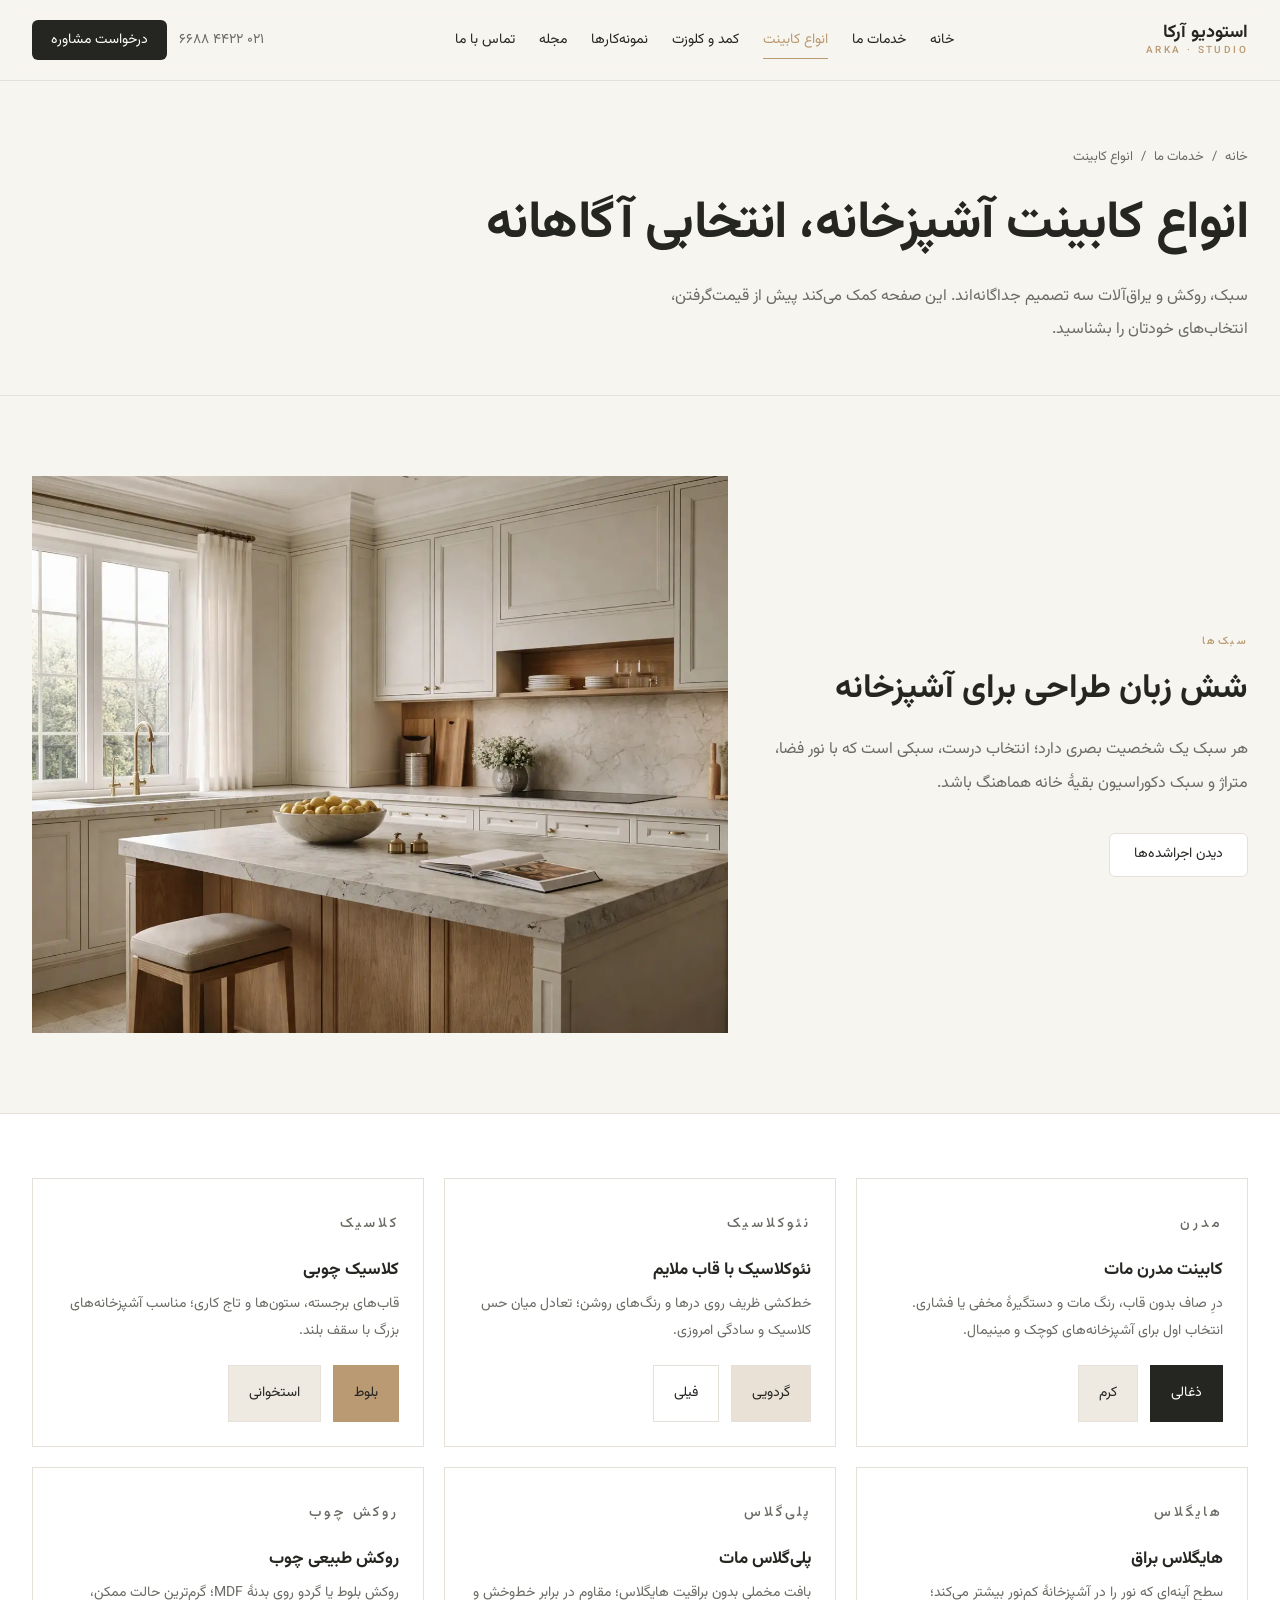
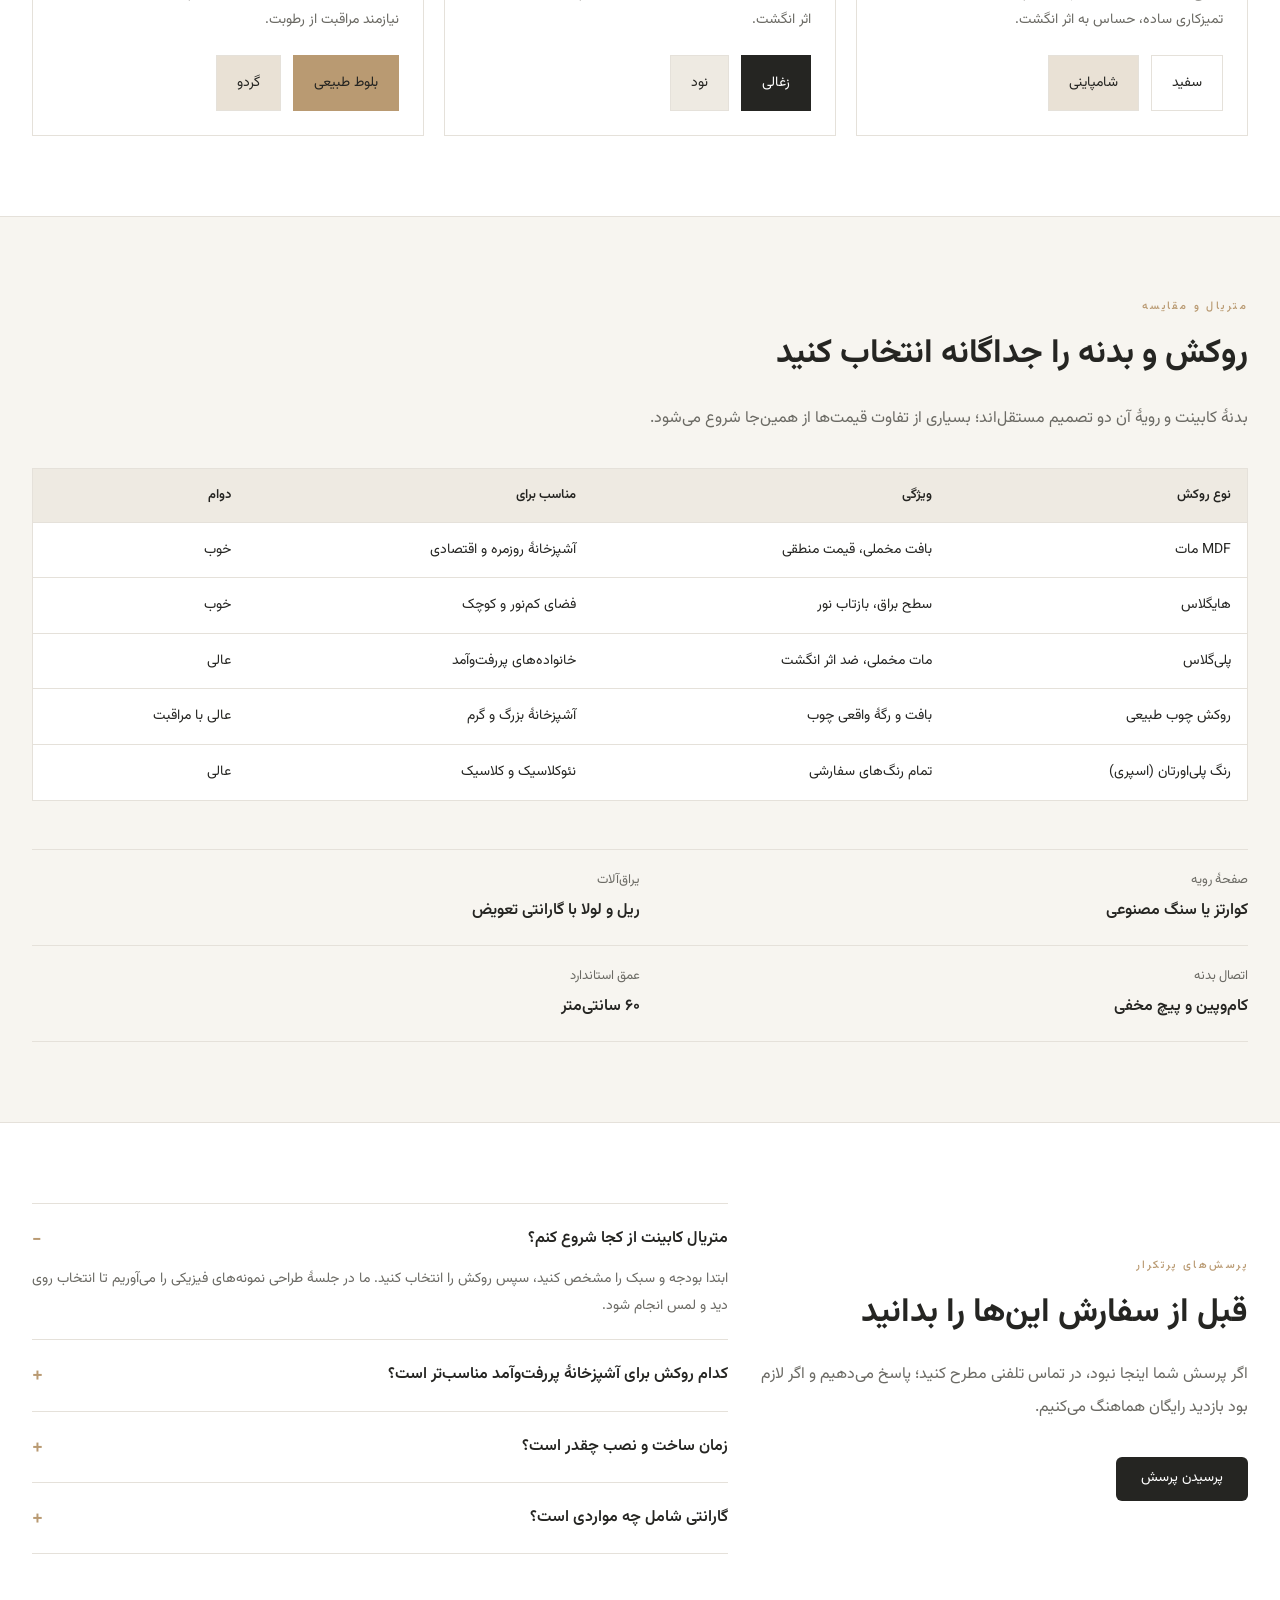
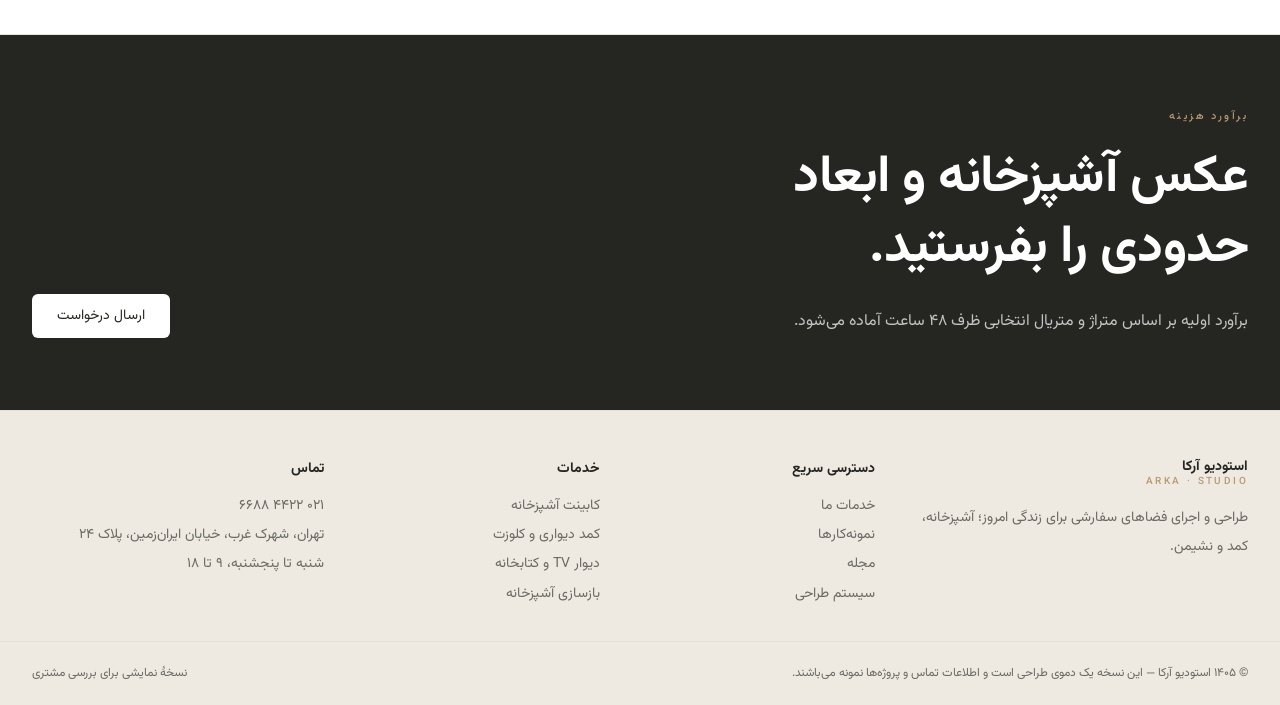
<file: cabinets.html>
<!DOCTYPE html>
<html lang="fa" dir="rtl">
<head>
<meta charset="utf-8">
<meta name="viewport" content="width=device-width, initial-scale=1">
<title>انواع کابینت آشپزخانه | استودیو آرکا</title>
<meta name="description" content="راهنمای انواع کابینت آشپزخانه: مدرن، نئوکلاسیک، کلاسیک، هایگلاس و روکش چوب؛ مقایسهٔ متریال، دوام و قیمت نسبی.">
<link rel="icon" href="data:image/svg+xml,<svg xmlns='http://www.w3.org/2000/svg' viewBox='0 0 32 32'><rect width='32' height='32' fill='%23252522'/><path d='M8 24V8h16v3H11v13z' fill='%23B99A72'/></svg>">
<link rel="preconnect" href="https://fonts.googleapis.com">
<link rel="preconnect" href="https://fonts.gstatic.com" crossorigin>
<link rel="stylesheet" href="https://fonts.googleapis.com/css2?family=Estedad:wght@400;500;600;700&family=Vazirmatn:wght@400;500;600;700&display=swap">
<link rel="stylesheet" href="assets/css/site.css">
</head>
<body>
<a class="skip-link" href="#main">پرش به محتوای اصلی</a>

<header class="site-header">
  <div class="container header-inner">
    <a class="brand" href="index.html">استودیو آرکا<span>ARKA · STUDIO</span></a>
    <nav class="nav" data-nav aria-label="منوی اصلی">
      <a href="index.html">خانه</a>
      <a href="services.html">خدمات ما</a>
      <a href="cabinets.html" aria-current="page">انواع کابینت</a>
      <a href="closets.html">کمد و کلوزت</a>
      <a href="portfolio.html">نمونه‌کارها</a>
      <a href="blog.html">مجله</a>
      <a href="contact.html">تماس با ما</a>
    </nav>
    <div class="header-actions">
      <a class="header-phone" href="tel:+982144226688">۰۲۱ ۴۴۲۲ ۶۶۸۸</a>
      <a class="btn btn--primary btn--sm" href="contact.html">درخواست مشاوره</a>
      <button class="nav-toggle" type="button" data-nav-toggle aria-expanded="false" aria-label="باز و بسته کردن منو"><span></span></button>
    </div>
  </div>
</header>

<main id="main">

  <section class="page-hero">
    <div class="container">
      <nav class="breadcrumb" aria-label="مسیر صفحه"><a href="index.html">خانه</a><span>/</span><a href="services.html">خدمات ما</a><span>/</span><span>انواع کابینت</span></nav>
      <h1 class="display">انواع کابینت آشپزخانه، انتخابی آگاهانه</h1>
      <p class="lead" style="margin-block-start:1.25rem">سبک، روکش و یراق‌آلات سه تصمیم جداگانه‌اند. این صفحه کمک می‌کند پیش از قیمت‌گرفتن، انتخاب‌های خودتان را بشناسید.</p>
    </div>
  </section>

  <section class="section">
    <div class="container split">
      <div class="split__text">
        <p class="eyebrow">سبک‌ها</p>
        <h2 class="title" style="margin-block-start:0.75rem">شش زبان طراحی برای آشپزخانه</h2>
        <p class="lead" style="margin-block-start:1.25rem">هر سبک یک شخصیت بصری دارد؛ انتخاب درست، سبکی است که با نور فضا، متراژ و سبک دکوراسیون بقیهٔ خانه هماهنگ باشد.</p>
        <div class="btn-row">
          <a class="btn btn--outline" href="portfolio.html">دیدن اجراشده‌ها</a>
        </div>
      </div>
      <div class="split__media">
        <span class="media" style="display:block"><img src="assets/img/feature.webp" width="1536" height="1024" loading="lazy" alt="آشپزخانهٔ نئوکلاسیک با کابینت کرم و صفحهٔ سنگی" style="aspect-ratio:5/4"></span>
      </div>
    </div>
  </section>

  <section class="section section--muted" style="padding-block-start:4rem">
    <div class="container">
      <div class="grid grid--3">
        <article class="card">
          <p class="eyebrow">مدرن</p>
          <h3>کابینت مدرن مات</h3>
          <p>درِ صاف بدون قاب، رنگ مات و دستگیرهٔ مخفی یا فشاری. انتخاب اول برای آشپزخانه‌های کوچک و مینیمال.</p>
          <div class="swatches" style="margin-block-start:1.25rem">
            <span class="swatch swatch--dark">ذغالی</span>
            <span class="swatch swatch--cream">کرم</span>
          </div>
        </article>

        <article class="card">
          <p class="eyebrow">نئوکلاسیک</p>
          <h3>نئوکلاسیک با قاب ملایم</h3>
          <p>خط‌کشی ظریف روی درها و رنگ‌های روشن؛ تعادل میان حس کلاسیک و سادگی امروزی.</p>
          <div class="swatches" style="margin-block-start:1.25rem">
            <span class="swatch swatch--taupe">گردویی</span>
            <span class="swatch">فیلی</span>
          </div>
        </article>

        <article class="card">
          <p class="eyebrow">کلاسیک</p>
          <h3>کلاسیک چوبی</h3>
          <p>قاب‌های برجسته، ستون‌ها و تاج کاری؛ مناسب آشپزخانه‌های بزرگ با سقف بلند.</p>
          <div class="swatches" style="margin-block-start:1.25rem">
            <span class="swatch swatch--oak">بلوط</span>
            <span class="swatch swatch--cream">استخوانی</span>
          </div>
        </article>

        <article class="card">
          <p class="eyebrow">هایگلاس</p>
          <h3>هایگلاس براق</h3>
          <p>سطح آینه‌ای که نور را در آشپزخانهٔ کم‌نور بیشتر می‌کند؛ تمیزکاری ساده، حساس به اثر انگشت.</p>
          <div class="swatches" style="margin-block-start:1.25rem">
            <span class="swatch">سفید</span>
            <span class="swatch swatch--taupe">شامپاینی</span>
          </div>
        </article>

        <article class="card">
          <p class="eyebrow">پلی‌گلاس</p>
          <h3>پلی‌گلاس مات</h3>
          <p>بافت مخملی بدون براقیت هایگلاس؛ مقاوم در برابر خط‌وخش و اثر انگشت.</p>
          <div class="swatches" style="margin-block-start:1.25rem">
            <span class="swatch swatch--dark">زغالی</span>
            <span class="swatch swatch--cream">نود</span>
          </div>
        </article>

        <article class="card">
          <p class="eyebrow">روکش چوب</p>
          <h3>روکش طبیعی چوب</h3>
          <p>روکش بلوط یا گردو روی بدنهٔ MDF؛ گرم‌ترین حالت ممکن، نیازمند مراقبت از رطوبت.</p>
          <div class="swatches" style="margin-block-start:1.25rem">
            <span class="swatch swatch--oak">بلوط طبیعی</span>
            <span class="swatch swatch--taupe">گردو</span>
          </div>
        </article>
      </div>
    </div>
  </section>

  <section class="section" id="materials">
    <div class="container">
      <div class="section-head">
        <div>
          <p class="eyebrow">متریال و مقایسه</p>
          <h2 class="title section-head__title">روکش و بدنه را جداگانه انتخاب کنید</h2>
        </div>
      </div>
      <p class="lead" style="margin-block:-1rem 2rem">بدنهٔ کابینت و رویهٔ آن دو تصمیم مستقل‌اند؛ بسیاری از تفاوت قیمت‌ها از همین‌جا شروع می‌شود.</p>

      <table class="table">
        <thead>
          <tr><th>نوع روکش</th><th>ویژگی</th><th>مناسب برای</th><th>دوام</th></tr>
        </thead>
        <tbody>
          <tr><td>MDF مات</td><td>بافت مخملی، قیمت منطقی</td><td>آشپزخانهٔ روزمره و اقتصادی</td><td>خوب</td></tr>
          <tr><td>هایگلاس</td><td>سطح براق، بازتاب نور</td><td>فضای کم‌نور و کوچک</td><td>خوب</td></tr>
          <tr><td>پلی‌گلاس</td><td>مات مخملی، ضد اثر انگشت</td><td>خانواده‌های پررفت‌وآمد</td><td>عالی</td></tr>
          <tr><td>روکش چوب طبیعی</td><td>بافت و رگهٔ واقعی چوب</td><td>آشپزخانهٔ بزرگ و گرم</td><td>عالی با مراقبت</td></tr>
          <tr><td>رنگ پلی‌اورتان (اسپری)</td><td>تمام رنگ‌های سفارشی</td><td>نئوکلاسیک و کلاسیک</td><td>عالی</td></tr>
        </tbody>
      </table>

      <dl class="spec-list" style="margin-block-start:3rem">
        <div><dt>صفحهٔ رویه</dt><dd>کوارتز یا سنگ مصنوعی</dd></div>
        <div><dt>یراق‌آلات</dt><dd>ریل و لولا با گارانتی تعویض</dd></div>
        <div><dt>اتصال بدنه</dt><dd>کام‌وپین و پیچ مخفی</dd></div>
        <div><dt>عمق استاندارد</dt><dd>۶۰ سانتی‌متر</dd></div>
      </dl>
    </div>
  </section>

  <section class="section section--muted">
    <div class="container split">
      <div class="split__text">
        <p class="eyebrow">پرسش‌های پرتکرار</p>
        <h2 class="title" style="margin-block-start:0.75rem">قبل از سفارش این‌ها را بدانید</h2>
        <p class="lead" style="margin-block-start:1.25rem">اگر پرسش شما اینجا نبود، در تماس تلفنی مطرح کنید؛ پاسخ می‌دهیم و اگر لازم بود بازدید رایگان هماهنگ می‌کنیم.</p>
        <div class="btn-row">
          <a class="btn btn--primary" href="contact.html">پرسیدن پرسش</a>
        </div>
      </div>
      <div class="split__media">
        <div class="faq">
          <details open>
            <summary>متریال کابینت از کجا شروع کنم؟</summary>
            <p>ابتدا بودجه و سبک را مشخص کنید، سپس روکش را انتخاب کنید. ما در جلسهٔ طراحی نمونه‌های فیزیکی را می‌آوریم تا انتخاب روی دید و لمس انجام شود.</p>
          </details>
          <details>
            <summary>کدام روکش برای آشپزخانهٔ پررفت‌وآمد مناسب‌تر است؟</summary>
            <p>پلی‌گلاس مات و MDF با روکش ضدخش گزینه‌های عملی‌تری هستند؛ هایگلاس زیباست ولی اثر انگشت را بیشتر نشان می‌دهد.</p>
          </details>
          <details>
            <summary>زمان ساخت و نصب چقدر است؟</summary>
            <p>برای یک آشپزخانهٔ معمولی ۳۵ تا ۴۵ روز کاری بین طراحی و نصب فاصله می‌افتد؛ زمان دقیق پس از اندازه‌گیری در قرارداد ثبت می‌شود.</p>
          </details>
          <details>
            <summary>گارانتی شامل چه مواردی است؟</summary>
            <p>یراق‌آلات و اتصالات پنج سال گارانتی تعویض دارند؛ رنگ و روکش نیز در برابر جدا شدن از بدنه ضمانت می‌شود.</p>
          </details>
        </div>
      </div>
    </div>
  </section>

  <section class="cta-band">
    <div class="container cta-band__inner">
      <div class="cta-band__text">
        <p class="eyebrow">برآورد هزینه</p>
        <h2 class="display" style="margin-block-start:1rem">عکس آشپزخانه و ابعاد حدودی را بفرستید.</h2>
        <p class="lead" style="margin-block-start:1.25rem">برآورد اولیه بر اساس متراژ و متریال انتخابی ظرف ۴۸ ساعت آماده می‌شود.</p>
      </div>
      <div class="cta-band__action">
        <a class="btn btn--light" href="contact.html">ارسال درخواست</a>
      </div>
    </div>
  </section>

</main>

<footer class="site-footer">
  <div class="container footer-grid">
    <div>
      <h4 class="brand">استودیو آرکا<span>ARKA · STUDIO</span></h4>
      <p style="margin-block-start:1rem">طراحی و اجرای فضاهای سفارشی برای زندگی امروز؛ آشپزخانه، کمد و نشیمن.</p>
    </div>
    <div>
      <h4>دسترسی سریع</h4>
      <ul class="footer-links">
        <li><a href="services.html">خدمات ما</a></li>
        <li><a href="portfolio.html">نمونه‌کارها</a></li>
        <li><a href="blog.html">مجله</a></li>
        <li><a href="design-system.html">سیستم طراحی</a></li>
      </ul>
    </div>
    <div>
      <h4>خدمات</h4>
      <ul class="footer-links">
        <li><a href="cabinets.html">کابینت آشپزخانه</a></li>
        <li><a href="closets.html">کمد دیواری و کلوزت</a></li>
        <li><a href="services.html#tv-wall">دیوار TV و کتابخانه</a></li>
        <li><a href="services.html#renovation">بازسازی آشپزخانه</a></li>
      </ul>
    </div>
    <div>
      <h4>تماس</h4>
      <p style="margin-block-start:0.75rem">
        ۰۲۱ ۴۴۲۲ ۶۶۸۸<br>
        تهران، شهرک غرب، خیابان ایران‌زمین، پلاک ۲۴<br>
        شنبه تا پنجشنبه، ۹ تا ۱۸
      </p>
    </div>
  </div>
  <div class="container footer-bottom">
    <span>© <span data-year>۱۴۰۴</span> استودیو آرکا — این نسخه یک دموی طراحی است و اطلاعات تماس و پروژه‌ها نمونه می‌باشند.</span>
    <span>نسخهٔ نمایشی برای بررسی مشتری</span>
  </div>
</footer>

<script src="assets/js/site.js"></script>
</body>
</html>
</file>
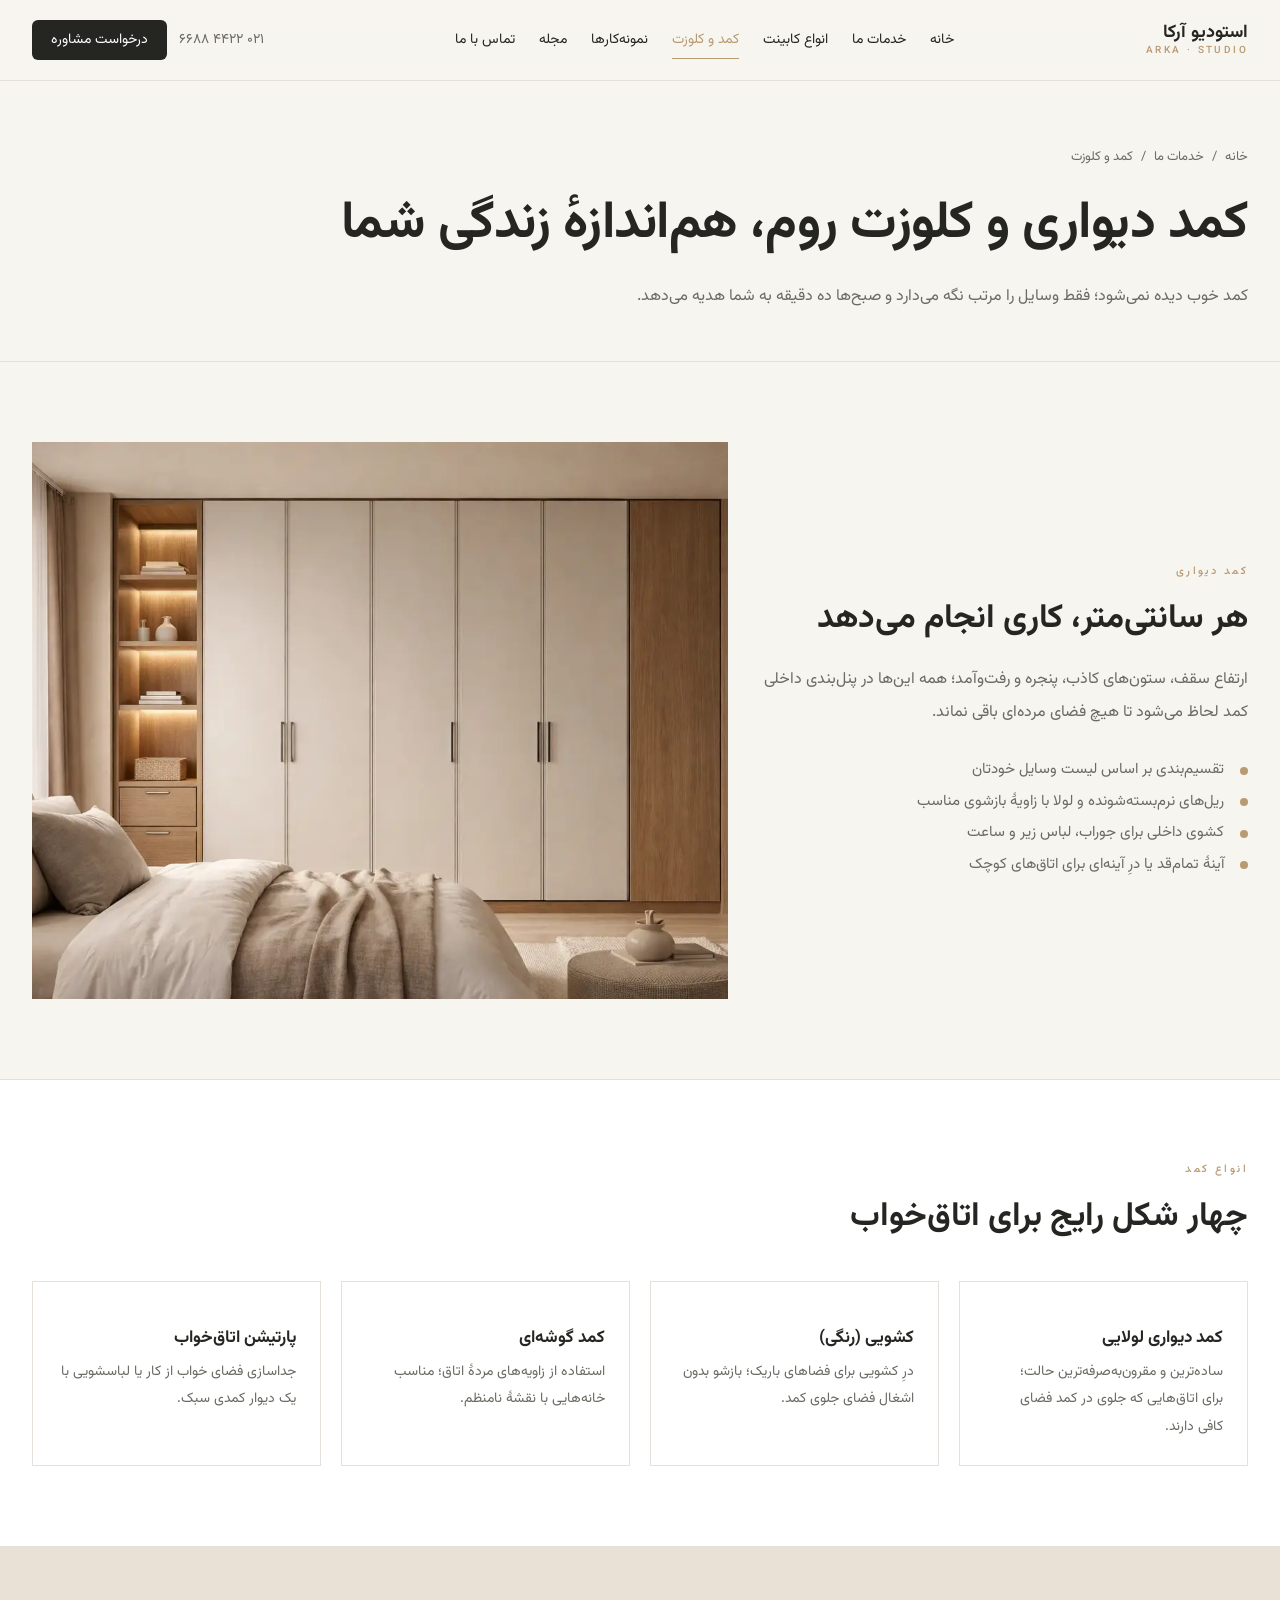
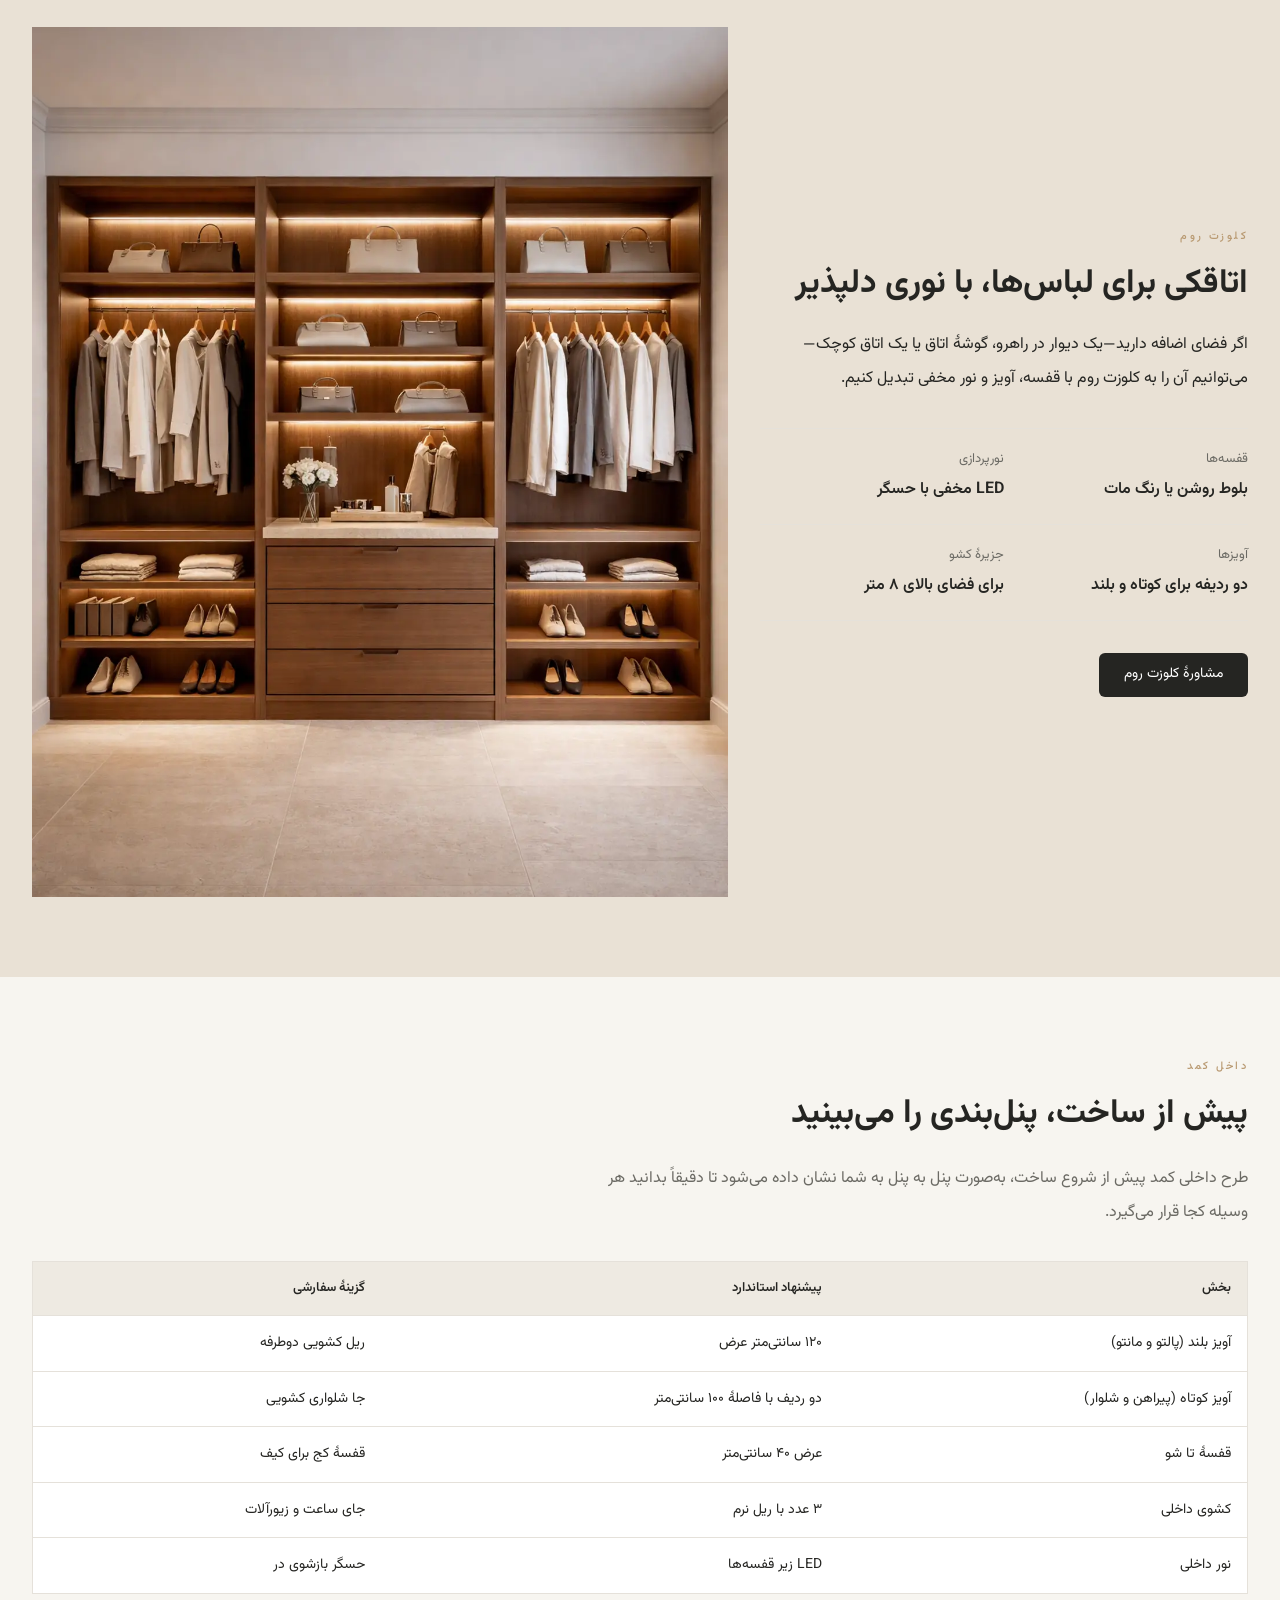
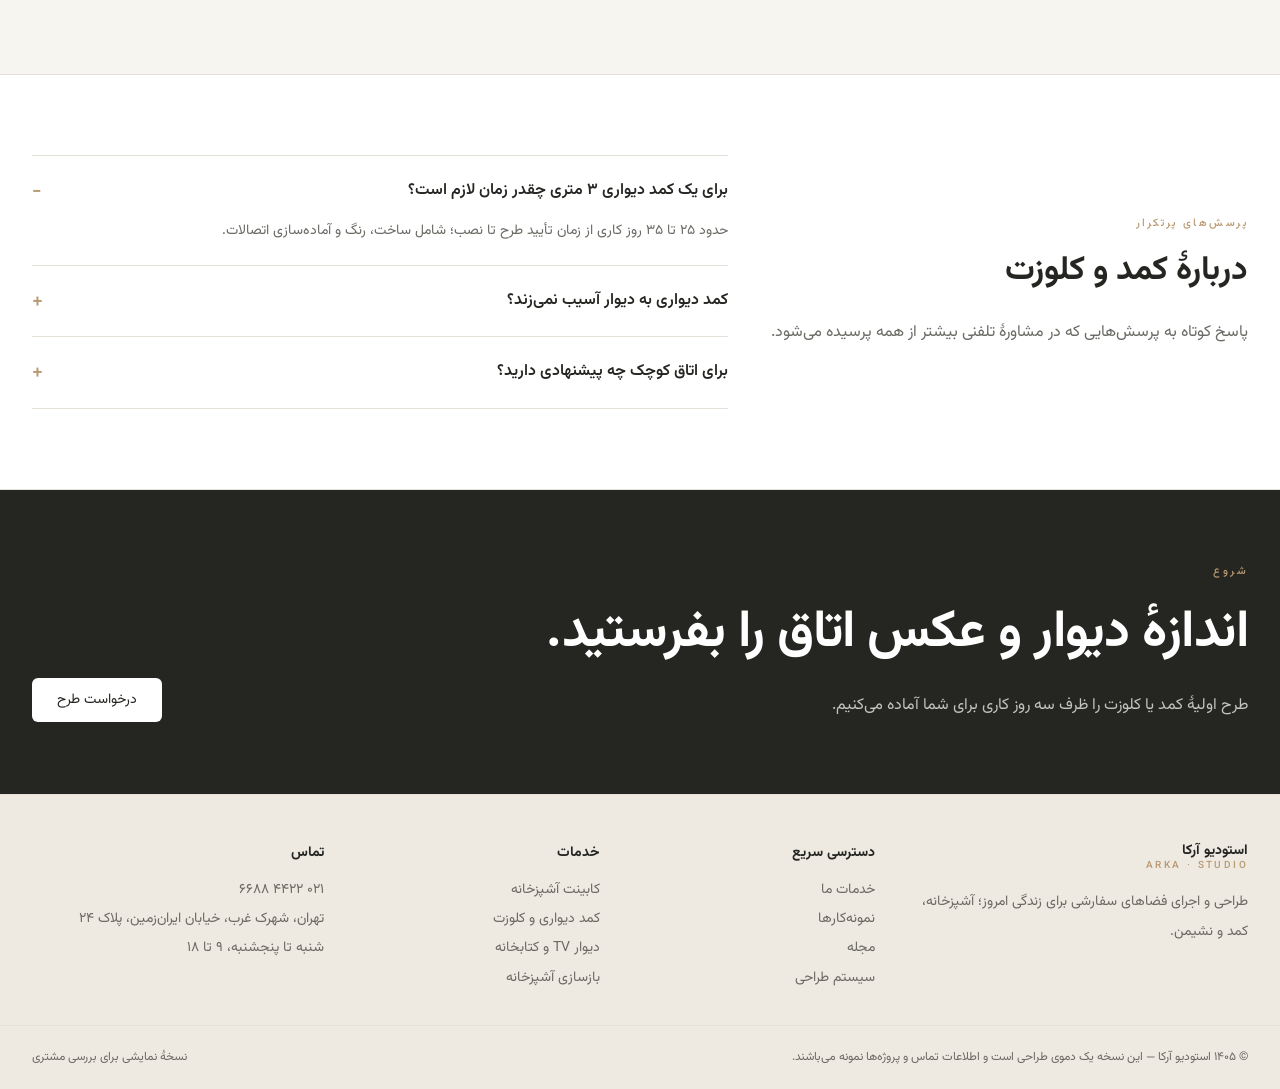
<file: closets.html>
<!DOCTYPE html>
<html lang="fa" dir="rtl">
<head>
<meta charset="utf-8">
<meta name="viewport" content="width=device-width, initial-scale=1">
<title>کمد دیواری و کلوزت روم | استودیو آرکا</title>
<meta name="description" content="طراحی و اجرای کمد دیواری، کلوزت روم و پارتیشن اتاق‌خواب؛ تقسیم‌بندی داخلی دقیق، نورپردازی و یراق‌آلات باکیفیت.">
<link rel="icon" href="data:image/svg+xml,<svg xmlns='http://www.w3.org/2000/svg' viewBox='0 0 32 32'><rect width='32' height='32' fill='%23252522'/><path d='M8 24V8h16v3H11v13z' fill='%23B99A72'/></svg>">
<link rel="preconnect" href="https://fonts.googleapis.com">
<link rel="preconnect" href="https://fonts.gstatic.com" crossorigin>
<link rel="stylesheet" href="https://fonts.googleapis.com/css2?family=Estedad:wght@400;500;600;700&family=Vazirmatn:wght@400;500;600;700&display=swap">
<link rel="stylesheet" href="assets/css/site.css">
</head>
<body>
<a class="skip-link" href="#main">پرش به محتوای اصلی</a>

<header class="site-header">
  <div class="container header-inner">
    <a class="brand" href="index.html">استودیو آرکا<span>ARKA · STUDIO</span></a>
    <nav class="nav" data-nav aria-label="منوی اصلی">
      <a href="index.html">خانه</a>
      <a href="services.html">خدمات ما</a>
      <a href="cabinets.html">انواع کابینت</a>
      <a href="closets.html" aria-current="page">کمد و کلوزت</a>
      <a href="portfolio.html">نمونه‌کارها</a>
      <a href="blog.html">مجله</a>
      <a href="contact.html">تماس با ما</a>
    </nav>
    <div class="header-actions">
      <a class="header-phone" href="tel:+982144226688">۰۲۱ ۴۴۲۲ ۶۶۸۸</a>
      <a class="btn btn--primary btn--sm" href="contact.html">درخواست مشاوره</a>
      <button class="nav-toggle" type="button" data-nav-toggle aria-expanded="false" aria-label="باز و بسته کردن منو"><span></span></button>
    </div>
  </div>
</header>

<main id="main">

  <section class="page-hero">
    <div class="container">
      <nav class="breadcrumb" aria-label="مسیر صفحه"><a href="index.html">خانه</a><span>/</span><a href="services.html">خدمات ما</a><span>/</span><span>کمد و کلوزت</span></nav>
      <h1 class="display">کمد دیواری و کلوزت روم، هم‌اندازهٔ زندگی شما</h1>
      <p class="lead" style="margin-block-start:1.25rem">کمد خوب دیده نمی‌شود؛ فقط وسایل را مرتب نگه می‌دارد و صبح‌ها ده دقیقه به شما هدیه می‌دهد.</p>
    </div>
  </section>

  <section class="section">
    <div class="container split">
      <div class="split__text">
        <p class="eyebrow">کمد دیواری</p>
        <h2 class="title" style="margin-block-start:0.75rem">هر سانتی‌متر، کاری انجام می‌دهد</h2>
        <p class="lead" style="margin-block-start:1.25rem">ارتفاع سقف، ستون‌های کاذب، پنجره و رفت‌وآمد؛ همه این‌ها در پنل‌بندی داخلی کمد لحاظ می‌شود تا هیچ فضای مرده‌ای باقی نماند.</p>
        <ul class="check-list" style="margin-block-start:1.5rem">
          <li>تقسیم‌بندی بر اساس لیست وسایل خودتان</li>
          <li>ریل‌های نرم‌بسته‌شونده و لولا با زاویهٔ بازشوی مناسب</li>
          <li>کشوی داخلی برای جوراب، لباس زیر و ساعت</li>
          <li>آینهٔ تمام‌قد یا درِ آینه‌ای برای اتاق‌های کوچک</li>
        </ul>
      </div>
      <div class="split__media">
        <span class="media" style="display:block"><img src="assets/img/wardrobe.webp" width="1536" height="1024" loading="lazy" alt="کمد دیواری سفارشی در اتاق‌خواب روشن" style="aspect-ratio:5/4"></span>
      </div>
    </div>
  </section>

  <section class="section section--muted">
    <div class="container">
      <div class="section-head">
        <div>
          <p class="eyebrow">انواع کمد</p>
          <h2 class="title section-head__title">چهار شکل رایج برای اتاق‌خواب</h2>
        </div>
      </div>

      <div class="grid grid--4">
        <article class="card">
          <h3>کمد دیواری لولایی</h3>
          <p>ساده‌ترین و مقرون‌به‌صرفه‌ترین حالت؛ برای اتاق‌هایی که جلوی در کمد فضای کافی دارند.</p>
        </article>
        <article class="card">
          <h3>کشویی (رنگی)</h3>
          <p>درِ کشویی برای فضاهای باریک؛ بازشو بدون اشغال فضای جلوی کمد.</p>
        </article>
        <article class="card">
          <h3>کمد گوشه‌ای</h3>
          <p>استفاده از زاویه‌های مردهٔ اتاق؛ مناسب خانه‌هایی با نقشهٔ نامنظم.</p>
        </article>
        <article class="card">
          <h3>پارتیشن اتاق‌خواب</h3>
          <p>جداسازی فضای خواب از کار یا لباسشویی با یک دیوار کمدی سبک.</p>
        </article>
      </div>
    </div>
  </section>

  <section class="section section--accent" id="closet-room">
    <div class="container split">
      <div class="split__text">
        <p class="eyebrow">کلوزت روم</p>
        <h2 class="title" style="margin-block-start:0.75rem">اتاقکی برای لباس‌ها، با نوری دلپذیر</h2>
        <p class="lead" style="margin-block-start:1.25rem;color:var(--accent-foreground)">اگر فضای اضافه دارید—یک دیوار در راهرو، گوشهٔ اتاق یا یک اتاق کوچک—می‌توانیم آن را به کلوزت روم با قفسه، آویز و نور مخفی تبدیل کنیم.</p>
        <dl class="spec-list" style="margin-block-start:2rem">
          <div><dt>قفسه‌ها</dt><dd>بلوط روشن یا رنگ مات</dd></div>
          <div><dt>نورپردازی</dt><dd>LED مخفی با حسگر</dd></div>
          <div><dt>آویزها</dt><dd>دو ردیفه برای کوتاه و بلند</dd></div>
          <div><dt>جزیرهٔ کشو</dt><dd>برای فضای بالای ۸ متر</dd></div>
        </dl>
        <div class="btn-row">
          <a class="btn btn--primary" href="contact.html">مشاورهٔ کلوزت روم</a>
        </div>
      </div>
      <div class="split__media">
        <span class="media" style="display:block"><img src="assets/img/closet.webp" width="1024" height="1536" loading="lazy" alt="کلوزت روم با قفسه‌بندی چوب گردو و نورپردازی گرم" style="aspect-ratio:4/5;object-position:50% 30%"></span>
      </div>
    </div>
  </section>

  <section class="section">
    <div class="container">
      <div class="section-head">
        <div>
          <p class="eyebrow">داخل کمد</p>
          <h2 class="title section-head__title">پیش از ساخت، پنل‌بندی را می‌بینید</h2>
        </div>
      </div>
      <p class="lead" style="margin-block:-1rem 2rem">طرح داخلی کمد پیش از شروع ساخت، به‌صورت پنل به پنل به شما نشان داده می‌شود تا دقیقاً بدانید هر وسیله کجا قرار می‌گیرد.</p>

      <table class="table">
        <thead>
          <tr><th>بخش</th><th>پیشنهاد استاندارد</th><th>گزینهٔ سفارشی</th></tr>
        </thead>
        <tbody>
          <tr><td>آویز بلند (پالتو و مانتو)</td><td>۱۲۰ سانتی‌متر عرض</td><td>ریل کشویی دوطرفه</td></tr>
          <tr><td>آویز کوتاه (پیراهن و شلوار)</td><td>دو ردیف با فاصلهٔ ۱۰۰ سانتی‌متر</td><td>جا شلواری کشویی</td></tr>
          <tr><td>قفسهٔ تا شو</td><td>عرض ۴۰ سانتی‌متر</td><td>قفسهٔ کج برای کیف</td></tr>
          <tr><td>کشوی داخلی</td><td>۳ عدد با ریل نرم</td><td>جای ساعت و زیورآلات</td></tr>
          <tr><td>نور داخلی</td><td>LED زیر قفسه‌ها</td><td>حسگر بازشوی در</td></tr>
        </tbody>
      </table>
    </div>
  </section>

  <section class="section section--muted">
    <div class="container split">
      <div class="split__text">
        <p class="eyebrow">پرسش‌های پرتکرار</p>
        <h2 class="title" style="margin-block-start:0.75rem">دربارهٔ کمد و کلوزت</h2>
        <p class="lead" style="margin-block-start:1.25rem">پاسخ کوتاه به پرسش‌هایی که در مشاورهٔ تلفنی بیشتر از همه پرسیده می‌شود.</p>
      </div>
      <div class="split__media">
        <div class="faq">
          <details open>
            <summary>برای یک کمد دیواری ۳ متری چقدر زمان لازم است؟</summary>
            <p>حدود ۲۵ تا ۳۵ روز کاری از زمان تأیید طرح تا نصب؛ شامل ساخت، رنگ و آماده‌سازی اتصالات.</p>
          </details>
          <details>
            <summary>کمد دیواری به دیوار آسیب نمی‌زند؟</summary>
            <p>اتصال‌ها با پیچ و رول‌پلاک انجام و در پایان پوشانده می‌شوند؛ در دیوارهای گچی از بست مناسب استفاده می‌کنیم.</p>
          </details>
          <details>
            <summary>برای اتاق کوچک چه پیشنهادی دارید؟</summary>
            <p>درِ کشویی یا ریلی با رنگ روشن و آینهٔ تمام‌قد؛ این ترکیب فضا را بازتر نشان می‌دهد و رفت‌وآمد را آسان می‌کند.</p>
          </details>
        </div>
      </div>
    </div>
  </section>

  <section class="cta-band">
    <div class="container cta-band__inner">
      <div class="cta-band__text">
        <p class="eyebrow">شروع</p>
        <h2 class="display" style="margin-block-start:1rem">اندازهٔ دیوار و عکس اتاق را بفرستید.</h2>
        <p class="lead" style="margin-block-start:1.25rem">طرح اولیهٔ کمد یا کلوزت را ظرف سه روز کاری برای شما آماده می‌کنیم.</p>
      </div>
      <div class="cta-band__action">
        <a class="btn btn--light" href="contact.html">درخواست طرح</a>
      </div>
    </div>
  </section>

</main>

<footer class="site-footer">
  <div class="container footer-grid">
    <div>
      <h4 class="brand">استودیو آرکا<span>ARKA · STUDIO</span></h4>
      <p style="margin-block-start:1rem">طراحی و اجرای فضاهای سفارشی برای زندگی امروز؛ آشپزخانه، کمد و نشیمن.</p>
    </div>
    <div>
      <h4>دسترسی سریع</h4>
      <ul class="footer-links">
        <li><a href="services.html">خدمات ما</a></li>
        <li><a href="portfolio.html">نمونه‌کارها</a></li>
        <li><a href="blog.html">مجله</a></li>
        <li><a href="design-system.html">سیستم طراحی</a></li>
      </ul>
    </div>
    <div>
      <h4>خدمات</h4>
      <ul class="footer-links">
        <li><a href="cabinets.html">کابینت آشپزخانه</a></li>
        <li><a href="closets.html">کمد دیواری و کلوزت</a></li>
        <li><a href="services.html#tv-wall">دیوار TV و کتابخانه</a></li>
        <li><a href="services.html#renovation">بازسازی آشپزخانه</a></li>
      </ul>
    </div>
    <div>
      <h4>تماس</h4>
      <p style="margin-block-start:0.75rem">
        ۰۲۱ ۴۴۲۲ ۶۶۸۸<br>
        تهران، شهرک غرب، خیابان ایران‌زمین، پلاک ۲۴<br>
        شنبه تا پنجشنبه، ۹ تا ۱۸
      </p>
    </div>
  </div>
  <div class="container footer-bottom">
    <span>© <span data-year>۱۴۰۴</span> استودیو آرکا — این نسخه یک دموی طراحی است و اطلاعات تماس و پروژه‌ها نمونه می‌باشند.</span>
    <span>نسخهٔ نمایشی برای بررسی مشتری</span>
  </div>
</footer>

<script src="assets/js/site.js"></script>
</body>
</html>
</file>
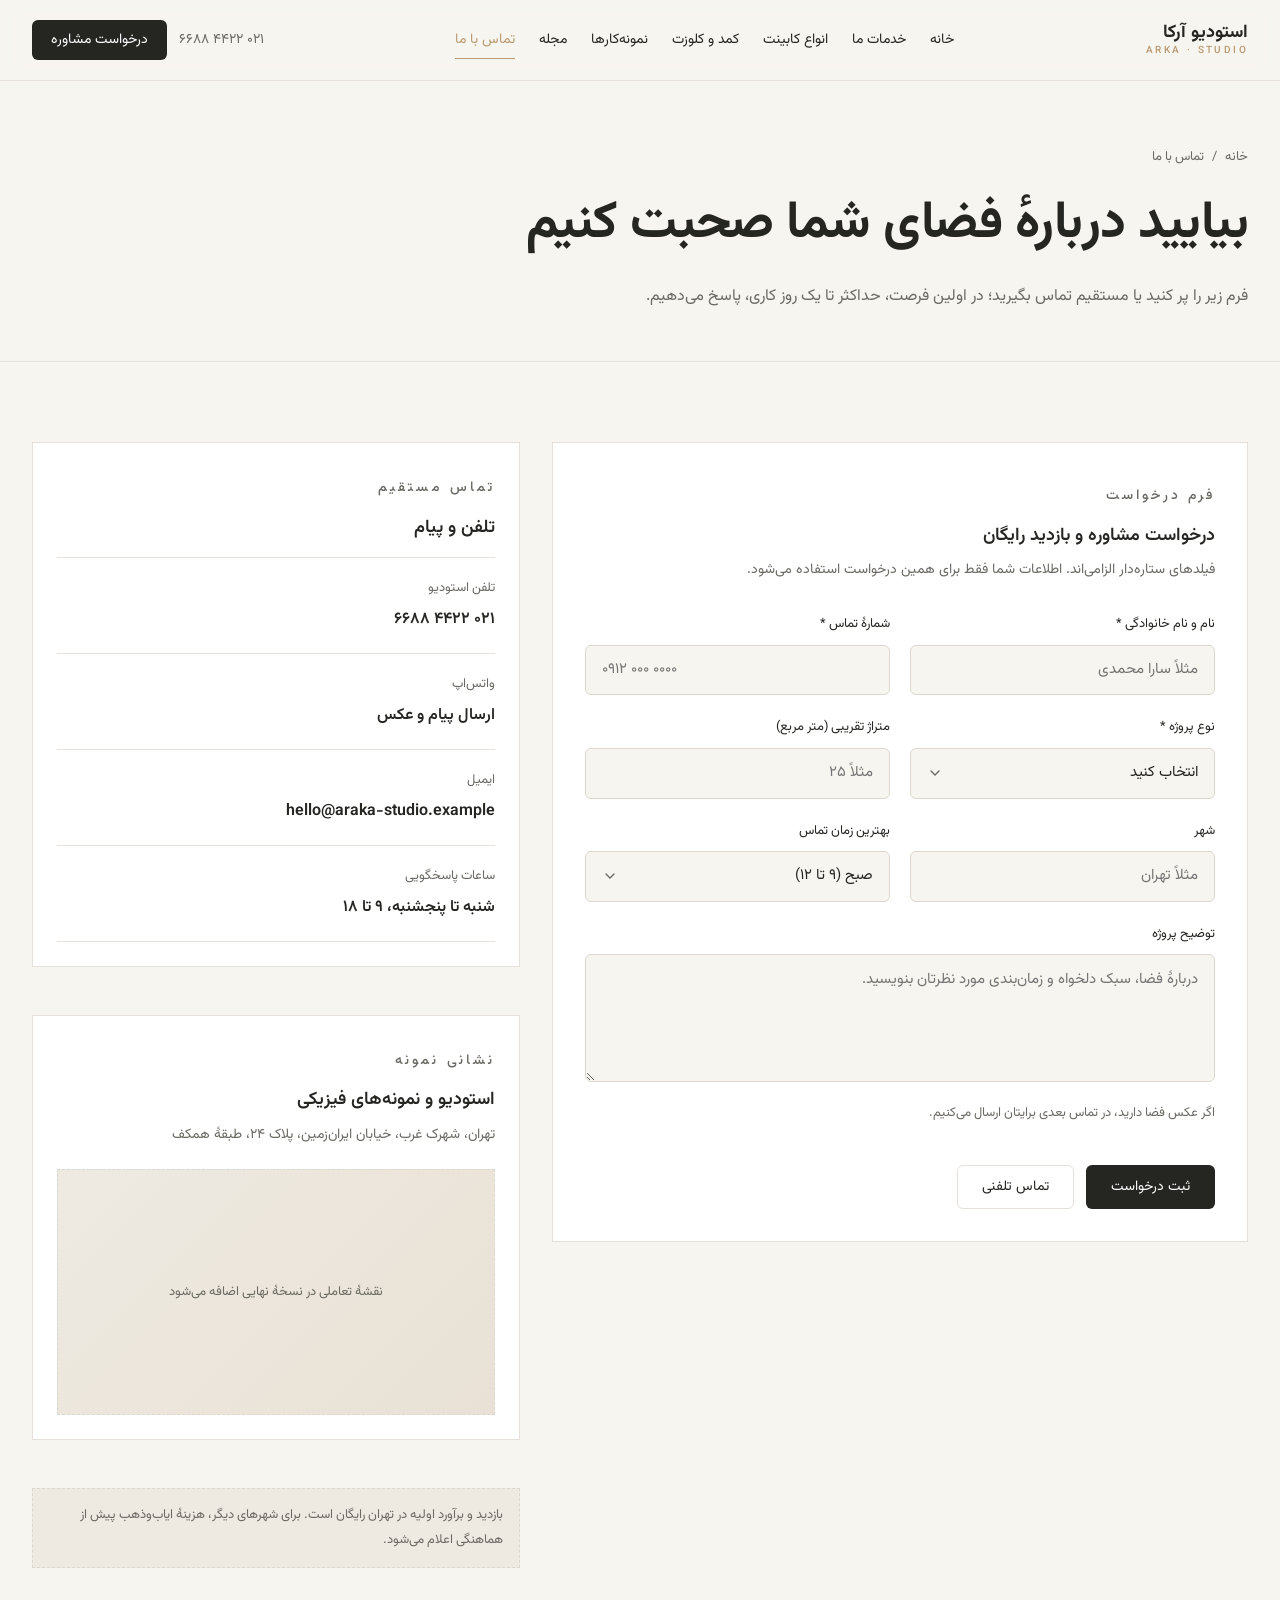
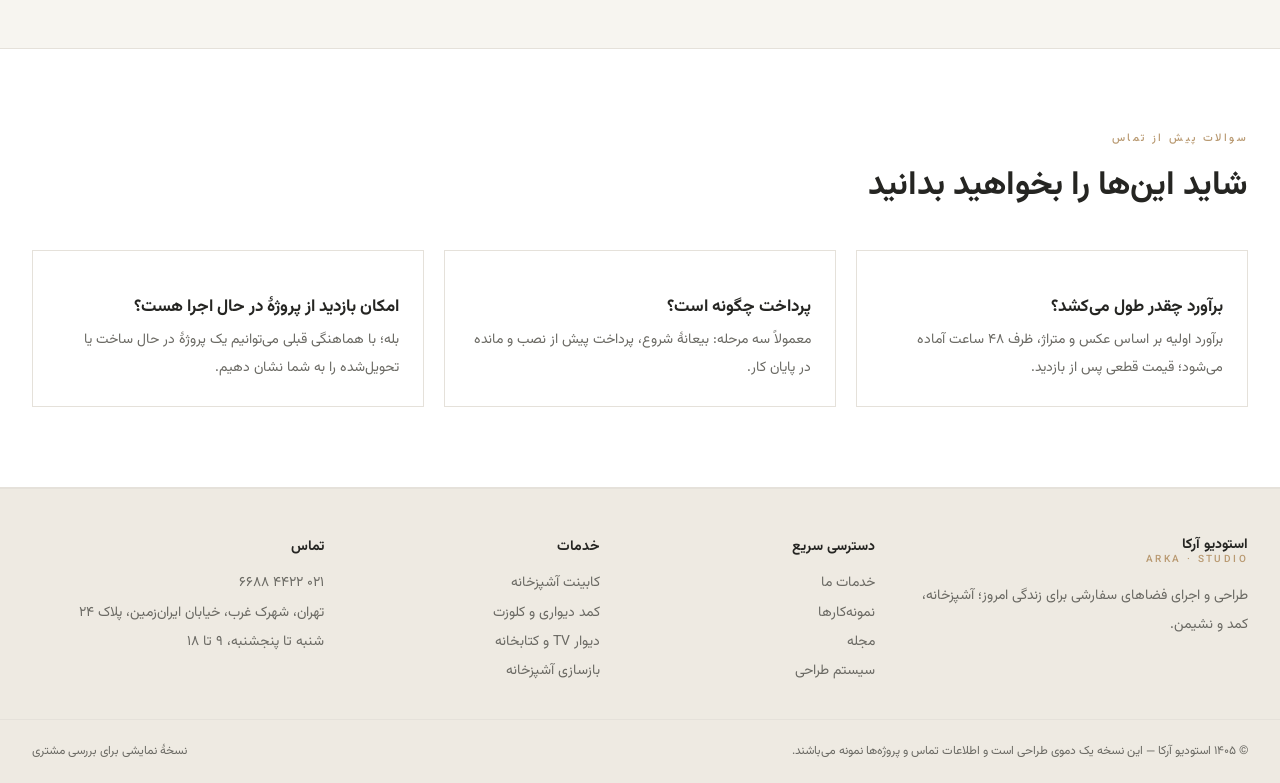
<file: contact.html>
<!DOCTYPE html>
<html lang="fa" dir="rtl">
<head>
<meta charset="utf-8">
<meta name="viewport" content="width=device-width, initial-scale=1">
<title>تماس با ما | استودیو آرکا</title>
<meta name="description" content="درخواست مشاوره و برآورد رایگان کابینت، کمد دیواری و کلوزت روم؛ تماس، آدرس نمونهٔ استودیو و فرم درخواست بازدید.">
<link rel="icon" href="data:image/svg+xml,<svg xmlns='http://www.w3.org/2000/svg' viewBox='0 0 32 32'><rect width='32' height='32' fill='%23252522'/><path d='M8 24V8h16v3H11v13z' fill='%23B99A72'/></svg>">
<link rel="preconnect" href="https://fonts.googleapis.com">
<link rel="preconnect" href="https://fonts.gstatic.com" crossorigin>
<link rel="stylesheet" href="https://fonts.googleapis.com/css2?family=Estedad:wght@400;500;600;700&family=Vazirmatn:wght@400;500;600;700&display=swap">
<link rel="stylesheet" href="assets/css/site.css">
</head>
<body>
<a class="skip-link" href="#main">پرش به محتوای اصلی</a>

<header class="site-header">
  <div class="container header-inner">
    <a class="brand" href="index.html">استودیو آرکا<span>ARKA · STUDIO</span></a>
    <nav class="nav" data-nav aria-label="منوی اصلی">
      <a href="index.html">خانه</a>
      <a href="services.html">خدمات ما</a>
      <a href="cabinets.html">انواع کابینت</a>
      <a href="closets.html">کمد و کلوزت</a>
      <a href="portfolio.html">نمونه‌کارها</a>
      <a href="blog.html">مجله</a>
      <a href="contact.html" aria-current="page">تماس با ما</a>
    </nav>
    <div class="header-actions">
      <a class="header-phone" href="tel:+982144226688">۰۲۱ ۴۴۲۲ ۶۶۸۸</a>
      <a class="btn btn--primary btn--sm" href="#form">درخواست مشاوره</a>
      <button class="nav-toggle" type="button" data-nav-toggle aria-expanded="false" aria-label="باز و بسته کردن منو"><span></span></button>
    </div>
  </div>
</header>

<main id="main">

  <section class="page-hero">
    <div class="container">
      <nav class="breadcrumb" aria-label="مسیر صفحه"><a href="index.html">خانه</a><span>/</span><span>تماس با ما</span></nav>
      <h1 class="display">بیایید دربارهٔ فضای شما صحبت کنیم</h1>
      <p class="lead" style="margin-block-start:1.25rem">فرم زیر را پر کنید یا مستقیم تماس بگیرید؛ در اولین فرصت، حداکثر تا یک روز کاری، پاسخ می‌دهیم.</p>
    </div>
  </section>

  <section class="section">
    <div class="container split" style="align-items:flex-start">
      <div class="split__text" style="grid-column:span 7">
        <div class="card" id="form" style="padding:2rem">
          <p class="eyebrow">فرم درخواست</p>
          <h2 class="subtitle" style="margin-block:0.75rem 0.5rem">درخواست مشاوره و بازدید رایگان</h2>
          <p class="muted small">فیلدهای ستاره‌دار الزامی‌اند. اطلاعات شما فقط برای همین درخواست استفاده می‌شود.</p>

          <form data-demo-form style="margin-block-start:1.75rem" novalidate>
            <div class="form-grid">
              <label class="field">
                <span>نام و نام خانوادگی *</span>
                <input class="input" type="text" name="name" required placeholder="مثلاً سارا محمدی">
              </label>
              <label class="field">
                <span>شمارهٔ تماس *</span>
                <input class="input" type="tel" name="phone" required inputmode="tel" placeholder="۰۹۱۲ ۰۰۰ ۰۰۰۰">
              </label>
              <label class="field">
                <span>نوع پروژه *</span>
                <select class="select" name="type" required>
                  <option value="">انتخاب کنید</option>
                  <option>کابینت آشپزخانه</option>
                  <option>کمد دیواری</option>
                  <option>کلوزت روم</option>
                  <option>دیوار TV و کتابخانه</option>
                  <option>بازسازی آشپزخانه</option>
                  <option>موارد دیگر</option>
                </select>
              </label>
              <label class="field">
                <span>متراژ تقریبی (متر مربع)</span>
                <input class="input" type="text" name="area" inputmode="numeric" placeholder="مثلاً ۲۵">
              </label>
              <label class="field">
                <span>شهر</span>
                <input class="input" type="text" name="city" placeholder="مثلاً تهران">
              </label>
              <label class="field">
                <span>بهترین زمان تماس</span>
                <select class="select" name="time">
                  <option>صبح (۹ تا ۱۲)</option>
                  <option>بعدازظهر (۱۲ تا ۱۷)</option>
                  <option>غیر از ساعات اداری</option>
                </select>
              </label>
              <label class="field field--full">
                <span>توضیح پروژه</span>
                <textarea class="textarea" name="message" placeholder="دربارهٔ فضا، سبک دلخواه و زمان‌بندی مورد نظرتان بنویسید."></textarea>
                <span class="field-hint">اگر عکس فضا دارید، در تماس بعدی برایتان ارسال می‌کنیم.</span>
              </label>
            </div>

            <div class="btn-row">
              <button class="btn btn--primary" type="submit">ثبت درخواست</button>
              <a class="btn btn--outline" href="tel:+982144226688">تماس تلفنی</a>
            </div>

            <div class="alert" data-form-alert role="status">
              <svg viewBox="0 0 24 24" fill="none" stroke="currentColor" stroke-width="2"><path d="M20 6 9 17l-5-5"/></svg>
              <span>درخواست شما ثبت شد. (این یک دموی طراحی است؛ در نسخهٔ نهایی فرم به پنل شما ارسال می‌شود.)</span>
            </div>
          </form>
        </div>
      </div>

      <div class="split__media" style="grid-column:span 5">
        <div class="stack--lg" style="display:grid;gap:1.25rem">
          <div class="card">
            <p class="eyebrow">تماس مستقیم</p>
            <h2 class="subtitle" style="margin-block:0.75rem 1rem">تلفن و پیام</h2>
            <dl class="spec-list" style="grid-template-columns:1fr">
              <div><dt>تلفن استودیو</dt><dd><a href="tel:+982144226688">۰۲۱ ۴۴۲۲ ۶۶۸۸</a></dd></div>
              <div><dt>واتس‌اپ</dt><dd><a href="#form">ارسال پیام و عکس</a></dd></div>
              <div><dt>ایمیل</dt><dd><a href="mailto:hello@araka-studio.example">hello@araka-studio.example</a></dd></div>
              <div><dt>ساعات پاسخگویی</dt><dd>شنبه تا پنجشنبه، ۹ تا ۱۸</dd></div>
            </dl>
          </div>

          <div class="card">
            <p class="eyebrow">نشانی نمونه</p>
            <h2 class="subtitle" style="margin-block:0.75rem 0.5rem">استودیو و نمونه‌های فیزیکی</h2>
            <p class="muted small">تهران، شهرک غرب، خیابان ایران‌زمین، پلاک ۲۴، طبقهٔ همکف</p>
            <div class="map-placeholder" style="margin-block-start:1.25rem">
              <span>نقشهٔ تعاملی در نسخهٔ نهایی اضافه می‌شود</span>
            </div>
          </div>

          <div class="notice">
            بازدید و برآورد اولیه در تهران رایگان است. برای شهرهای دیگر، هزینهٔ ایاب‌وذهب پیش از هماهنگی اعلام می‌شود.
          </div>
        </div>
      </div>
    </div>
  </section>

  <section class="section section--muted">
    <div class="container">
      <div class="section-head">
        <div>
          <p class="eyebrow">سوالات پیش از تماس</p>
          <h2 class="title section-head__title">شاید این‌ها را بخواهید بدانید</h2>
        </div>
      </div>
      <div class="grid grid--3">
        <article class="card">
          <h3>برآورد چقدر طول می‌کشد؟</h3>
          <p>برآورد اولیه بر اساس عکس و متراژ، ظرف ۴۸ ساعت آماده می‌شود؛ قیمت قطعی پس از بازدید.</p>
        </article>
        <article class="card">
          <h3>پرداخت چگونه است؟</h3>
          <p>معمولاً سه مرحله: بیعانهٔ شروع، پرداخت پیش از نصب و مانده در پایان کار.</p>
        </article>
        <article class="card">
          <h3>امکان بازدید از پروژهٔ در حال اجرا هست؟</h3>
          <p>بله؛ با هماهنگی قبلی می‌توانیم یک پروژهٔ در حال ساخت یا تحویل‌شده را به شما نشان دهیم.</p>
        </article>
      </div>
    </div>
  </section>

</main>

<footer class="site-footer">
  <div class="container footer-grid">
    <div>
      <h4 class="brand">استودیو آرکا<span>ARKA · STUDIO</span></h4>
      <p style="margin-block-start:1rem">طراحی و اجرای فضاهای سفارشی برای زندگی امروز؛ آشپزخانه، کمد و نشیمن.</p>
    </div>
    <div>
      <h4>دسترسی سریع</h4>
      <ul class="footer-links">
        <li><a href="services.html">خدمات ما</a></li>
        <li><a href="portfolio.html">نمونه‌کارها</a></li>
        <li><a href="blog.html">مجله</a></li>
        <li><a href="design-system.html">سیستم طراحی</a></li>
      </ul>
    </div>
    <div>
      <h4>خدمات</h4>
      <ul class="footer-links">
        <li><a href="cabinets.html">کابینت آشپزخانه</a></li>
        <li><a href="closets.html">کمد دیواری و کلوزت</a></li>
        <li><a href="services.html#tv-wall">دیوار TV و کتابخانه</a></li>
        <li><a href="services.html#renovation">بازسازی آشپزخانه</a></li>
      </ul>
    </div>
    <div>
      <h4>تماس</h4>
      <p style="margin-block-start:0.75rem">
        ۰۲۱ ۴۴۲۲ ۶۶۸۸<br>
        تهران، شهرک غرب، خیابان ایران‌زمین، پلاک ۲۴<br>
        شنبه تا پنجشنبه، ۹ تا ۱۸
      </p>
    </div>
  </div>
  <div class="container footer-bottom">
    <span>© <span data-year>۱۴۰۴</span> استودیو آرکا — این نسخه یک دموی طراحی است و اطلاعات تماس و پروژه‌ها نمونه می‌باشند.</span>
    <span>نسخهٔ نمایشی برای بررسی مشتری</span>
  </div>
</footer>

<script src="assets/js/site.js"></script>
</body>
</html>
</file>
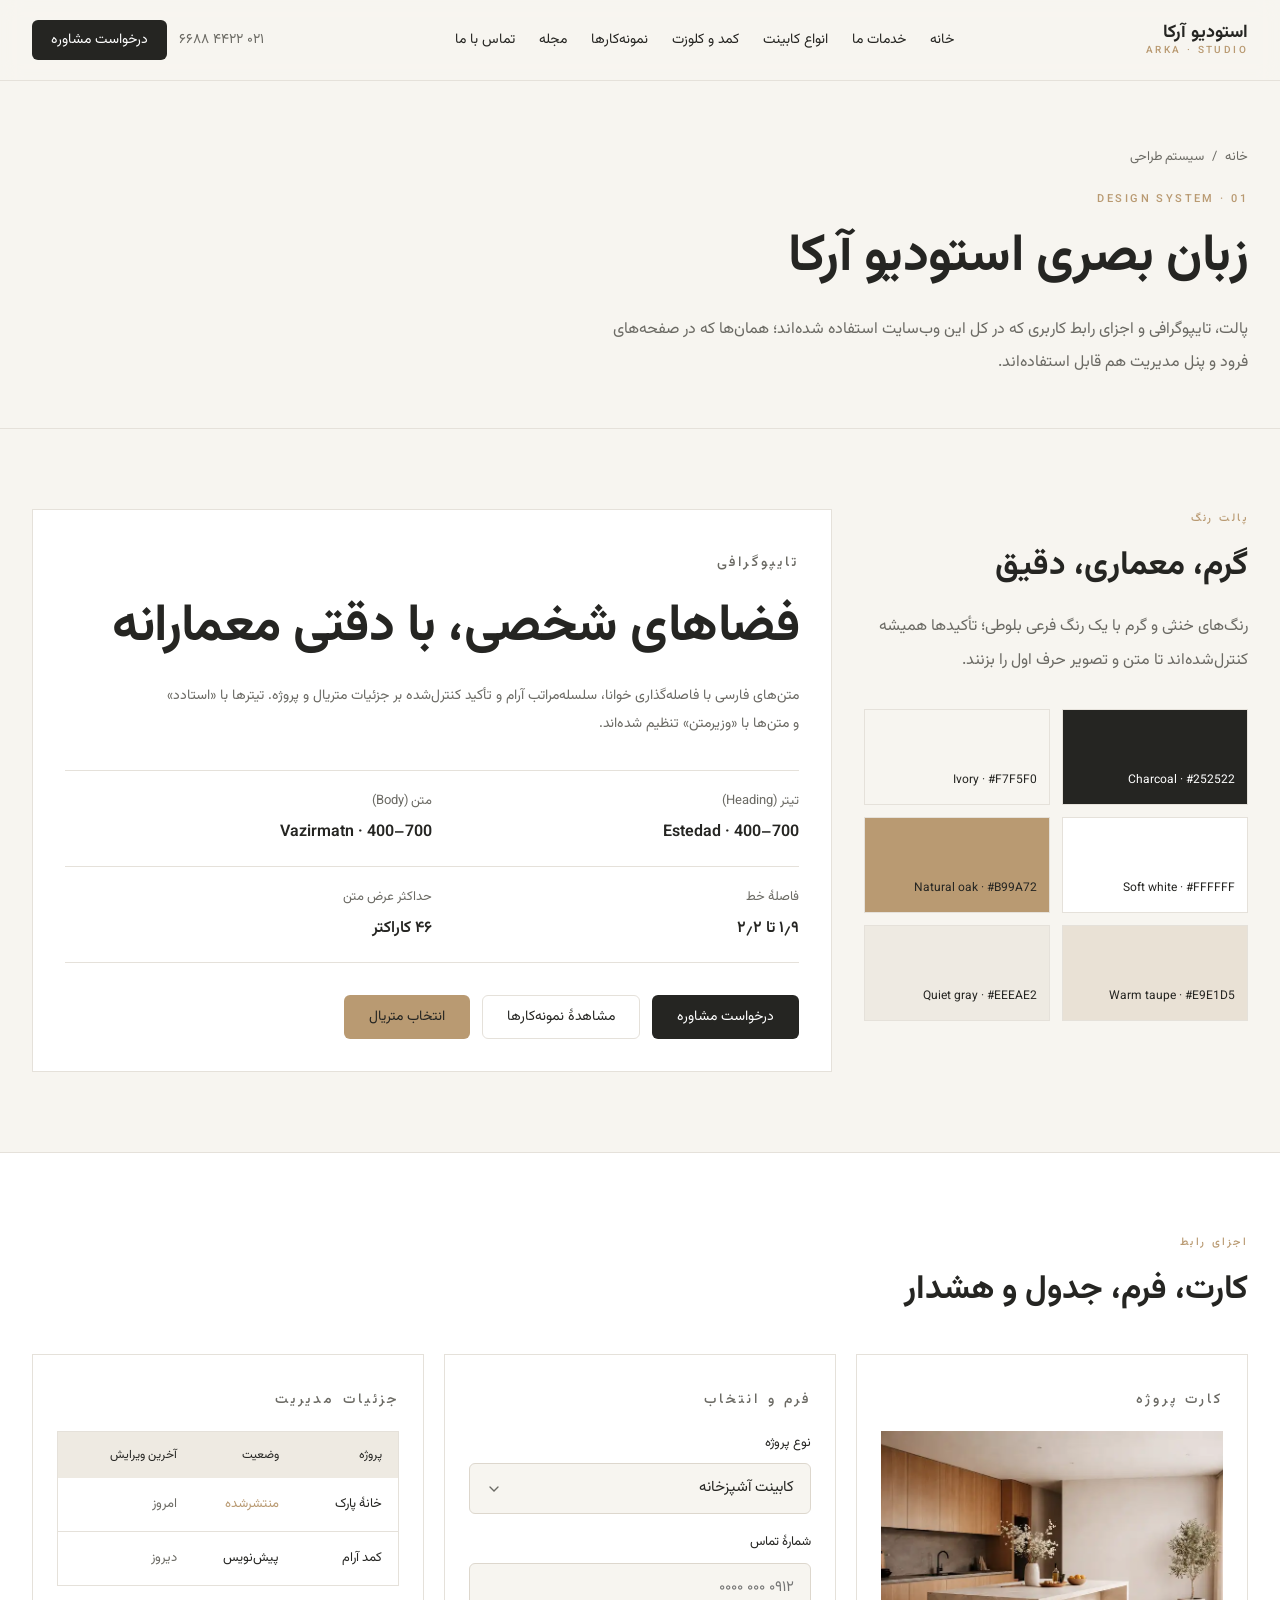
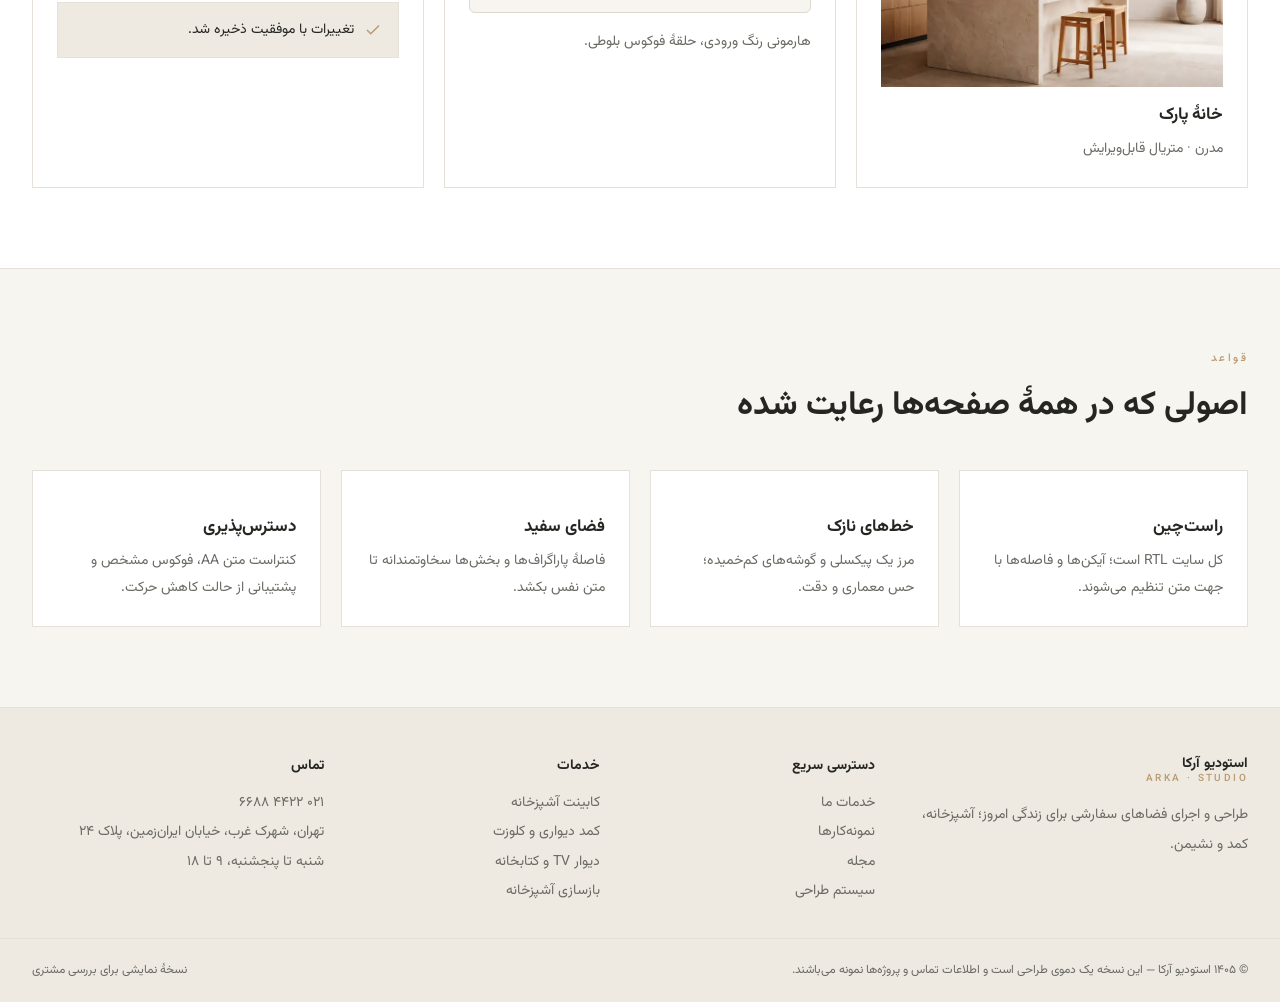
<file: design-system.html>
<!DOCTYPE html>
<html lang="fa" dir="rtl">
<head>
<meta charset="utf-8">
<meta name="viewport" content="width=device-width, initial-scale=1">
<title>سیستم طراحی | استودیو آرکا</title>
<meta name="description" content="زبان بصری استودیو آرکا: پالت رنگ، تایپوگرافی، دکمه‌ها و اجزای رابط کاربری که در کل سایت استفاده شده است.">
<link rel="icon" href="data:image/svg+xml,<svg xmlns='http://www.w3.org/2000/svg' viewBox='0 0 32 32'><rect width='32' height='32' fill='%23252522'/><path d='M8 24V8h16v3H11v13z' fill='%23B99A72'/></svg>">
<link rel="preconnect" href="https://fonts.googleapis.com">
<link rel="preconnect" href="https://fonts.gstatic.com" crossorigin>
<link rel="stylesheet" href="https://fonts.googleapis.com/css2?family=Estedad:wght@400;500;600;700&family=Vazirmatn:wght@400;500;600;700&display=swap">
<link rel="stylesheet" href="assets/css/site.css">
</head>
<body>
<a class="skip-link" href="#main">پرش به محتوای اصلی</a>

<header class="site-header">
  <div class="container header-inner">
    <a class="brand" href="index.html">استودیو آرکا<span>ARKA · STUDIO</span></a>
    <nav class="nav" data-nav aria-label="منوی اصلی">
      <a href="index.html">خانه</a>
      <a href="services.html">خدمات ما</a>
      <a href="cabinets.html">انواع کابینت</a>
      <a href="closets.html">کمد و کلوزت</a>
      <a href="portfolio.html">نمونه‌کارها</a>
      <a href="blog.html">مجله</a>
      <a href="contact.html">تماس با ما</a>
    </nav>
    <div class="header-actions">
      <a class="header-phone" href="tel:+982144226688">۰۲۱ ۴۴۲۲ ۶۶۸۸</a>
      <a class="btn btn--primary btn--sm" href="contact.html">درخواست مشاوره</a>
      <button class="nav-toggle" type="button" data-nav-toggle aria-expanded="false" aria-label="باز و بسته کردن منو"><span></span></button>
    </div>
  </div>
</header>

<main id="main">

  <section class="page-hero">
    <div class="container">
      <nav class="breadcrumb" aria-label="مسیر صفحه"><a href="index.html">خانه</a><span>/</span><span>سیستم طراحی</span></nav>
      <p class="eyebrow">DESIGN SYSTEM · 01</p>
      <h1 class="display" style="margin-block-start:0.75rem">زبان بصری استودیو آرکا</h1>
      <p class="lead" style="margin-block-start:1.25rem">پالت، تایپوگرافی و اجزای رابط کاربری که در کل این وب‌سایت استفاده شده‌اند؛ همان‌ها که در صفحه‌های فرود و پنل مدیریت هم قابل استفاده‌اند.</p>
    </div>
  </section>

  <section class="section">
    <div class="container split" style="align-items:flex-start">
      <div class="split__text" style="grid-column:span 4">
        <p class="eyebrow">پالت رنگ</p>
        <h2 class="title" style="margin-block-start:0.75rem">گرم، معماری، دقیق</h2>
        <p class="lead" style="margin-block-start:1.25rem">رنگ‌های خنثی و گرم با یک رنگ فرعی بلوطی؛ تأکیدها همیشه کنترل‌شده‌اند تا متن و تصویر حرف اول را بزنند.</p>

        <div class="color-grid" style="margin-block-start:2rem;grid-template-columns:repeat(2,minmax(0,1fr))">
          <div class="color-swatch" style="background:var(--primary);color:var(--primary-foreground)">Charcoal · #252522</div>
          <div class="color-swatch" style="background:var(--background)">Ivory · #F7F5F0</div>
          <div class="color-swatch" style="background:var(--secondary)">Soft white · #FFFFFF</div>
          <div class="color-swatch" style="background:var(--tertiary);color:var(--tertiary-foreground)">Natural oak · #B99A72</div>
          <div class="color-swatch" style="background:var(--accent)">Warm taupe · #E9E1D5</div>
          <div class="color-swatch" style="background:var(--muted)">Quiet gray · #EEEAE2</div>
        </div>
      </div>

      <div class="split__media" style="grid-column:span 8">
        <div class="card" style="padding:2rem">
          <p class="eyebrow">تایپوگرافی</p>
          <h2 class="display" style="margin-block-start:1rem">فضاهای شخصی، با دقتی معمارانه</h2>
          <p class="lead" style="margin-block-start:1.25rem">متن‌های فارسی با فاصله‌گذاری خوانا، سلسله‌مراتب آرام و تأکید کنترل‌شده بر جزئیات متریال و پروژه. تیترها با «استادد» و متن‌ها با «وزیرمتن» تنظیم شده‌اند.</p>

          <dl class="spec-list" style="margin-block-start:2rem">
            <div><dt>تیتر (Heading)</dt><dd>Estedad · 400–700</dd></div>
            <div><dt>متن (Body)</dt><dd>Vazirmatn · 400–700</dd></div>
            <div><dt>فاصلهٔ خط</dt><dd>۱٫۹ تا ۲٫۲</dd></div>
            <div><dt>حداکثر عرض متن</dt><dd>۴۶ کاراکتر</dd></div>
          </dl>

          <div class="btn-row">
            <button class="btn btn--primary" type="button">درخواست مشاوره</button>
            <button class="btn btn--outline" type="button">مشاهدهٔ نمونه‌کارها</button>
            <button class="btn btn--oak" type="button">انتخاب متریال</button>
          </div>
        </div>
      </div>
    </div>
  </section>

  <section class="section section--muted">
    <div class="container">
      <div class="section-head">
        <div>
          <p class="eyebrow">اجزای رابط</p>
          <h2 class="title section-head__title">کارت، فرم، جدول و هشدار</h2>
        </div>
      </div>

      <div class="grid grid--3">
        <article class="card">
          <p class="eyebrow">کارت پروژه</p>
          <span class="media" style="display:block;margin-block-start:1rem"><img src="assets/img/hero-sm.webp" width="800" height="533" loading="lazy" alt="آشپزخانهٔ مدرن با کابینت بلوطی" style="aspect-ratio:4/3"></span>
          <h3 style="margin-block-start:1rem">خانهٔ پارک</h3>
          <p>مدرن · متریال قابل‌ویرایش</p>
        </article>

        <article class="card">
          <p class="eyebrow">فرم و انتخاب</p>
          <form style="margin-block-start:1rem">
            <label class="field">
              <span>نوع پروژه</span>
              <select class="select">
                <option>کابینت آشپزخانه</option>
                <option>کمد دیواری</option>
              </select>
            </label>
            <label class="field" style="margin-block-start:1rem">
              <span>شمارهٔ تماس</span>
              <input class="input" type="text" placeholder="۰۹۱۲ ۰۰۰ ۰۰۰۰">
            </label>
          </form>
          <p class="muted small" style="margin-block-start:1rem">هارمونی رنگ ورودی، حلقهٔ فوکوس بلوطی.</p>
        </article>

        <article class="card">
          <p class="eyebrow">جزئیات مدیریت</p>
          <div style="margin-block-start:1rem;border:1px solid var(--border)">
            <div style="display:grid;grid-template-columns:repeat(3,1fr);padding:0.75rem 1rem;background:var(--muted);font-size:0.75rem">
              <span>پروژه</span><span>وضعیت</span><span>آخرین ویرایش</span>
            </div>
            <div style="display:grid;grid-template-columns:repeat(3,1fr);padding:0.875rem 1rem;font-size:0.8125rem">
              <span>خانهٔ پارک</span><span style="color:var(--tertiary)">منتشرشده</span><span class="muted">امروز</span>
            </div>
            <div style="display:grid;grid-template-columns:repeat(3,1fr);padding:0.875rem 1rem;font-size:0.8125rem;border-block-start:1px solid var(--border)">
              <span>کمد آرام</span><span>پیش‌نویس</span><span class="muted">دیروز</span>
            </div>
          </div>
          <div class="alert is-visible" style="margin-block-start:1rem">
            <svg viewBox="0 0 24 24" fill="none" stroke="currentColor" stroke-width="2"><path d="M20 6 9 17l-5-5"/></svg>
            <span>تغییرات با موفقیت ذخیره شد.</span>
          </div>
        </article>
      </div>
    </div>
  </section>

  <section class="section">
    <div class="container">
      <div class="section-head">
        <div>
          <p class="eyebrow">قواعد</p>
          <h2 class="title section-head__title">اصولی که در همهٔ صفحه‌ها رعایت شده</h2>
        </div>
      </div>
      <div class="grid grid--4">
        <article class="card"><h3>راست‌چین</h3><p>کل سایت RTL است؛ آیکن‌ها و فاصله‌ها با جهت متن تنظیم می‌شوند.</p></article>
        <article class="card"><h3>خط‌های نازک</h3><p>مرز یک پیکسلی و گوشه‌های کم‌خمیده؛ حس معماری و دقت.</p></article>
        <article class="card"><h3>فضای سفید</h3><p>فاصلهٔ پاراگراف‌ها و بخش‌ها سخاوتمندانه تا متن نفس بکشد.</p></article>
        <article class="card"><h3>دسترس‌پذیری</h3><p>کنتراست متن AA، فوکوس مشخص و پشتیبانی از حالت کاهش حرکت.</p></article>
      </div>
    </div>
  </section>

</main>

<footer class="site-footer">
  <div class="container footer-grid">
    <div>
      <h4 class="brand">استودیو آرکا<span>ARKA · STUDIO</span></h4>
      <p style="margin-block-start:1rem">طراحی و اجرای فضاهای سفارشی برای زندگی امروز؛ آشپزخانه، کمد و نشیمن.</p>
    </div>
    <div>
      <h4>دسترسی سریع</h4>
      <ul class="footer-links">
        <li><a href="services.html">خدمات ما</a></li>
        <li><a href="portfolio.html">نمونه‌کارها</a></li>
        <li><a href="blog.html">مجله</a></li>
        <li><a href="design-system.html">سیستم طراحی</a></li>
      </ul>
    </div>
    <div>
      <h4>خدمات</h4>
      <ul class="footer-links">
        <li><a href="cabinets.html">کابینت آشپزخانه</a></li>
        <li><a href="closets.html">کمد دیواری و کلوزت</a></li>
        <li><a href="services.html#tv-wall">دیوار TV و کتابخانه</a></li>
        <li><a href="services.html#renovation">بازسازی آشپزخانه</a></li>
      </ul>
    </div>
    <div>
      <h4>تماس</h4>
      <p style="margin-block-start:0.75rem">
        ۰۲۱ ۴۴۲۲ ۶۶۸۸<br>
        تهران، شهرک غرب، خیابان ایران‌زمین، پلاک ۲۴<br>
        شنبه تا پنجشنبه، ۹ تا ۱۸
      </p>
    </div>
  </div>
  <div class="container footer-bottom">
    <span>© <span data-year>۱۴۰۴</span> استودیو آرکا — این نسخه یک دموی طراحی است و اطلاعات تماس و پروژه‌ها نمونه می‌باشند.</span>
    <span>نسخهٔ نمایشی برای بررسی مشتری</span>
  </div>
</footer>

<script src="assets/js/site.js"></script>
</body>
</html>
</file>
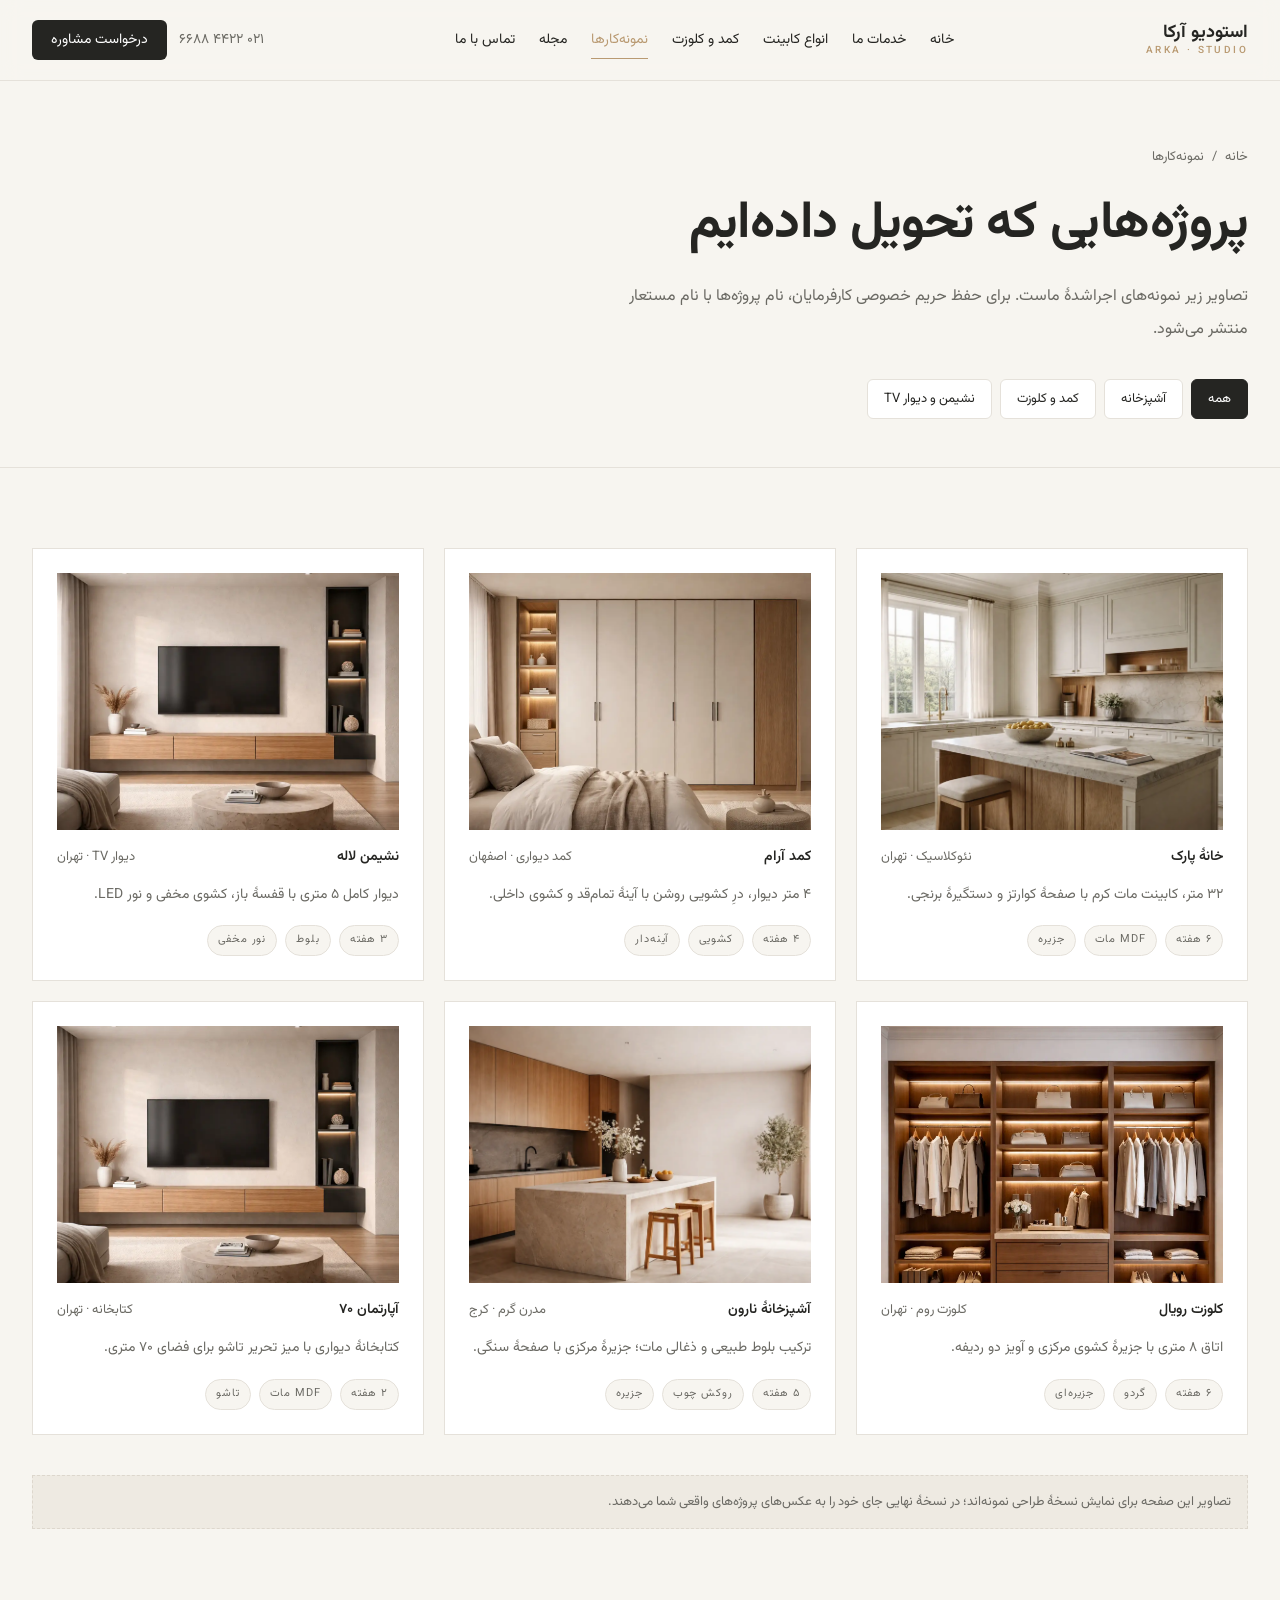
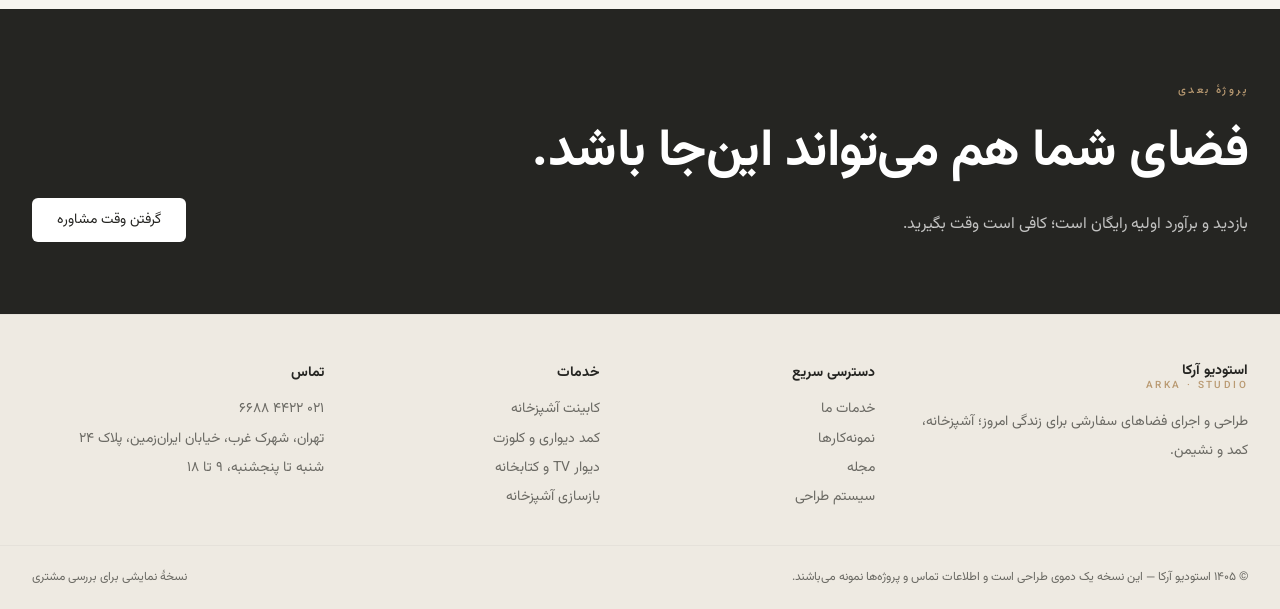
<file: portfolio.html>
<!DOCTYPE html>
<html lang="fa" dir="rtl">
<head>
<meta charset="utf-8">
<meta name="viewport" content="width=device-width, initial-scale=1">
<title>نمونه‌کارها | استودیو آرکا</title>
<meta name="description" content="نمونه‌کارهای اجرایی استودیو آرکا: کابینت آشپزخانه، کمد دیواری، کلوزت روم و دیوارهای TV در پروژه‌های مسکونی.">
<link rel="icon" href="data:image/svg+xml,<svg xmlns='http://www.w3.org/2000/svg' viewBox='0 0 32 32'><rect width='32' height='32' fill='%23252522'/><path d='M8 24V8h16v3H11v13z' fill='%23B99A72'/></svg>">
<link rel="preconnect" href="https://fonts.googleapis.com">
<link rel="preconnect" href="https://fonts.gstatic.com" crossorigin>
<link rel="stylesheet" href="https://fonts.googleapis.com/css2?family=Estedad:wght@400;500;600;700&family=Vazirmatn:wght@400;500;600;700&display=swap">
<link rel="stylesheet" href="assets/css/site.css">
</head>
<body>
<a class="skip-link" href="#main">پرش به محتوای اصلی</a>

<header class="site-header">
  <div class="container header-inner">
    <a class="brand" href="index.html">استودیو آرکا<span>ARKA · STUDIO</span></a>
    <nav class="nav" data-nav aria-label="منوی اصلی">
      <a href="index.html">خانه</a>
      <a href="services.html">خدمات ما</a>
      <a href="cabinets.html">انواع کابینت</a>
      <a href="closets.html">کمد و کلوزت</a>
      <a href="portfolio.html" aria-current="page">نمونه‌کارها</a>
      <a href="blog.html">مجله</a>
      <a href="contact.html">تماس با ما</a>
    </nav>
    <div class="header-actions">
      <a class="header-phone" href="tel:+982144226688">۰۲۱ ۴۴۲۲ ۶۶۸۸</a>
      <a class="btn btn--primary btn--sm" href="contact.html">درخواست مشاوره</a>
      <button class="nav-toggle" type="button" data-nav-toggle aria-expanded="false" aria-label="باز و بسته کردن منو"><span></span></button>
    </div>
  </div>
</header>

<main id="main">

  <section class="page-hero">
    <div class="container">
      <nav class="breadcrumb" aria-label="مسیر صفحه"><a href="index.html">خانه</a><span>/</span><span>نمونه‌کارها</span></nav>
      <h1 class="display">پروژه‌هایی که تحویل داده‌ایم</h1>
      <p class="lead" style="margin-block-start:1.25rem">تصاویر زیر نمونه‌های اجراشدهٔ ماست. برای حفظ حریم خصوصی کارفرمایان، نام پروژه‌ها با نام مستعار منتشر می‌شود.</p>

      <div class="filter-bar" data-filter style="margin-block-start:2rem">
        <button type="button" data-value="all" aria-pressed="true">همه</button>
        <button type="button" data-value="kitchen" aria-pressed="false">آشپزخانه</button>
        <button type="button" data-value="wardrobe" aria-pressed="false">کمد و کلوزت</button>
        <button type="button" data-value="living" aria-pressed="false">نشیمن و دیوار TV</button>
      </div>
    </div>
  </section>

  <section class="section">
    <div class="container">
      <div class="grid grid--3">

        <article class="card card--hover" data-category="kitchen">
          <a class="project" href="contact.html">
            <span class="media"><img src="assets/img/feature.webp" width="1536" height="1024" loading="lazy" alt="آشپزخانهٔ نئوکلاسیک با کابینت کرم و صفحهٔ سنگی"></span>
            <span class="project__meta"><strong>خانهٔ پارک</strong><span>نئوکلاسیک · تهران</span></span>
          </a>
          <p style="margin-block-start:0.75rem;font-size:0.875rem;color:var(--muted-foreground)">۳۲ متر، کابینت مات کرم با صفحهٔ کوارتز و دستگیرهٔ برنجی.</p>
          <div style="margin-block-start:1rem;display:flex;gap:0.5rem;flex-wrap:wrap">
            <span class="tag">۶ هفته</span><span class="tag">MDF مات</span><span class="tag">جزیره</span>
          </div>
        </article>

        <article class="card card--hover" data-category="wardrobe">
          <a class="project" href="contact.html">
            <span class="media"><img src="assets/img/wardrobe.webp" width="1536" height="1024" loading="lazy" alt="کمد دیواری سفارشی در اتاق‌خواب روشن"></span>
            <span class="project__meta"><strong>کمد آرام</strong><span>کمد دیواری · اصفهان</span></span>
          </a>
          <p style="margin-block-start:0.75rem;font-size:0.875rem;color:var(--muted-foreground)">۴ متر دیوار، درِ کشویی روشن با آینهٔ تمام‌قد و کشوی داخلی.</p>
          <div style="margin-block-start:1rem;display:flex;gap:0.5rem;flex-wrap:wrap">
            <span class="tag">۴ هفته</span><span class="tag">کشویی</span><span class="tag">آینه‌دار</span>
          </div>
        </article>

        <article class="card card--hover" data-category="living">
          <a class="project" href="contact.html">
            <span class="media"><img src="assets/img/tvwall.webp" width="1536" height="1024" loading="lazy" alt="دیوار تلویزیون سفارشی با قفسه و کابینت چوبی"></span>
            <span class="project__meta"><strong>نشیمن لاله</strong><span>دیوار TV · تهران</span></span>
          </a>
          <p style="margin-block-start:0.75rem;font-size:0.875rem;color:var(--muted-foreground)">دیوار کامل ۵ متری با قفسهٔ باز، کشوی مخفی و نور LED.</p>
          <div style="margin-block-start:1rem;display:flex;gap:0.5rem;flex-wrap:wrap">
            <span class="tag">۳ هفته</span><span class="tag">بلوط</span><span class="tag">نور مخفی</span>
          </div>
        </article>

        <article class="card card--hover" data-category="wardrobe">
          <a class="project" href="contact.html">
            <span class="media"><img src="assets/img/closet.webp" width="1024" height="1536" loading="lazy" alt="کلوزت روم با قفسه‌بندی چوب گردو و نورپردازی گرم" style="aspect-ratio:4/3;object-position:50% 25%"></span>
            <span class="project__meta"><strong>کلوزت رویال</strong><span>کلوزت روم · تهران</span></span>
          </a>
          <p style="margin-block-start:0.75rem;font-size:0.875rem;color:var(--muted-foreground)">اتاق ۸ متری با جزیرهٔ کشوی مرکزی و آویز دو ردیفه.</p>
          <div style="margin-block-start:1rem;display:flex;gap:0.5rem;flex-wrap:wrap">
            <span class="tag">۶ هفته</span><span class="tag">گردو</span><span class="tag">جزیره‌ای</span>
          </div>
        </article>

        <article class="card card--hover" data-category="kitchen">
          <a class="project" href="contact.html">
            <span class="media"><img src="assets/img/hero.webp" width="1536" height="1024" loading="lazy" alt="آشپزخانهٔ مدرن با کابینت بلوطی و جزیرهٔ سنگی"></span>
            <span class="project__meta"><strong>آشپزخانهٔ نارون</strong><span>مدرن گرم · کرج</span></span>
          </a>
          <p style="margin-block-start:0.75rem;font-size:0.875rem;color:var(--muted-foreground)">ترکیب بلوط طبیعی و ذغالی مات؛ جزیرهٔ مرکزی با صفحهٔ سنگی.</p>
          <div style="margin-block-start:1rem;display:flex;gap:0.5rem;flex-wrap:wrap">
            <span class="tag">۵ هفته</span><span class="tag">روکش چوب</span><span class="tag">جزیره</span>
          </div>
        </article>

        <article class="card card--hover" data-category="living">
          <a class="project" href="contact.html">
            <span class="media"><img src="assets/img/tvwall.webp" width="1536" height="1024" loading="lazy" alt="کتابخانهٔ دیواری در نشیمن آپارتمان کوچک" style="object-position:75% 50%"></span>
            <span class="project__meta"><strong>آپارتمان ۷۰</strong><span>کتابخانه · تهران</span></span>
          </a>
          <p style="margin-block-start:0.75rem;font-size:0.875rem;color:var(--muted-foreground)">کتابخانهٔ دیواری با میز تحریر تاشو برای فضای ۷۰ متری.</p>
          <div style="margin-block-start:1rem;display:flex;gap:0.5rem;flex-wrap:wrap">
            <span class="tag">۲ هفته</span><span class="tag">MDF مات</span><span class="tag">تاشو</span>
          </div>
        </article>

      </div>

      <p class="notice" style="margin-block-start:2.5rem">تصاویر این صفحه برای نمایش نسخهٔ طراحی نمونه‌اند؛ در نسخهٔ نهایی جای خود را به عکس‌های پروژه‌های واقعی شما می‌دهند.</p>
    </div>
  </section>

  <section class="cta-band">
    <div class="container cta-band__inner">
      <div class="cta-band__text">
        <p class="eyebrow">پروژهٔ بعدی</p>
        <h2 class="display" style="margin-block-start:1rem">فضای شما هم می‌تواند این‌جا باشد.</h2>
        <p class="lead" style="margin-block-start:1.25rem">بازدید و برآورد اولیه رایگان است؛ کافی است وقت بگیرید.</p>
      </div>
      <div class="cta-band__action">
        <a class="btn btn--light" href="contact.html">گرفتن وقت مشاوره</a>
      </div>
    </div>
  </section>

</main>

<footer class="site-footer">
  <div class="container footer-grid">
    <div>
      <h4 class="brand">استودیو آرکا<span>ARKA · STUDIO</span></h4>
      <p style="margin-block-start:1rem">طراحی و اجرای فضاهای سفارشی برای زندگی امروز؛ آشپزخانه، کمد و نشیمن.</p>
    </div>
    <div>
      <h4>دسترسی سریع</h4>
      <ul class="footer-links">
        <li><a href="services.html">خدمات ما</a></li>
        <li><a href="portfolio.html">نمونه‌کارها</a></li>
        <li><a href="blog.html">مجله</a></li>
        <li><a href="design-system.html">سیستم طراحی</a></li>
      </ul>
    </div>
    <div>
      <h4>خدمات</h4>
      <ul class="footer-links">
        <li><a href="cabinets.html">کابینت آشپزخانه</a></li>
        <li><a href="closets.html">کمد دیواری و کلوزت</a></li>
        <li><a href="services.html#tv-wall">دیوار TV و کتابخانه</a></li>
        <li><a href="services.html#renovation">بازسازی آشپزخانه</a></li>
      </ul>
    </div>
    <div>
      <h4>تماس</h4>
      <p style="margin-block-start:0.75rem">
        ۰۲۱ ۴۴۲۲ ۶۶۸۸<br>
        تهران، شهرک غرب، خیابان ایران‌زمین، پلاک ۲۴<br>
        شنبه تا پنجشنبه، ۹ تا ۱۸
      </p>
    </div>
  </div>
  <div class="container footer-bottom">
    <span>© <span data-year>۱۴۰۴</span> استودیو آرکا — این نسخه یک دموی طراحی است و اطلاعات تماس و پروژه‌ها نمونه می‌باشند.</span>
    <span>نسخهٔ نمایشی برای بررسی مشتری</span>
  </div>
</footer>

<script src="assets/js/site.js"></script>
</body>
</html>
</file>
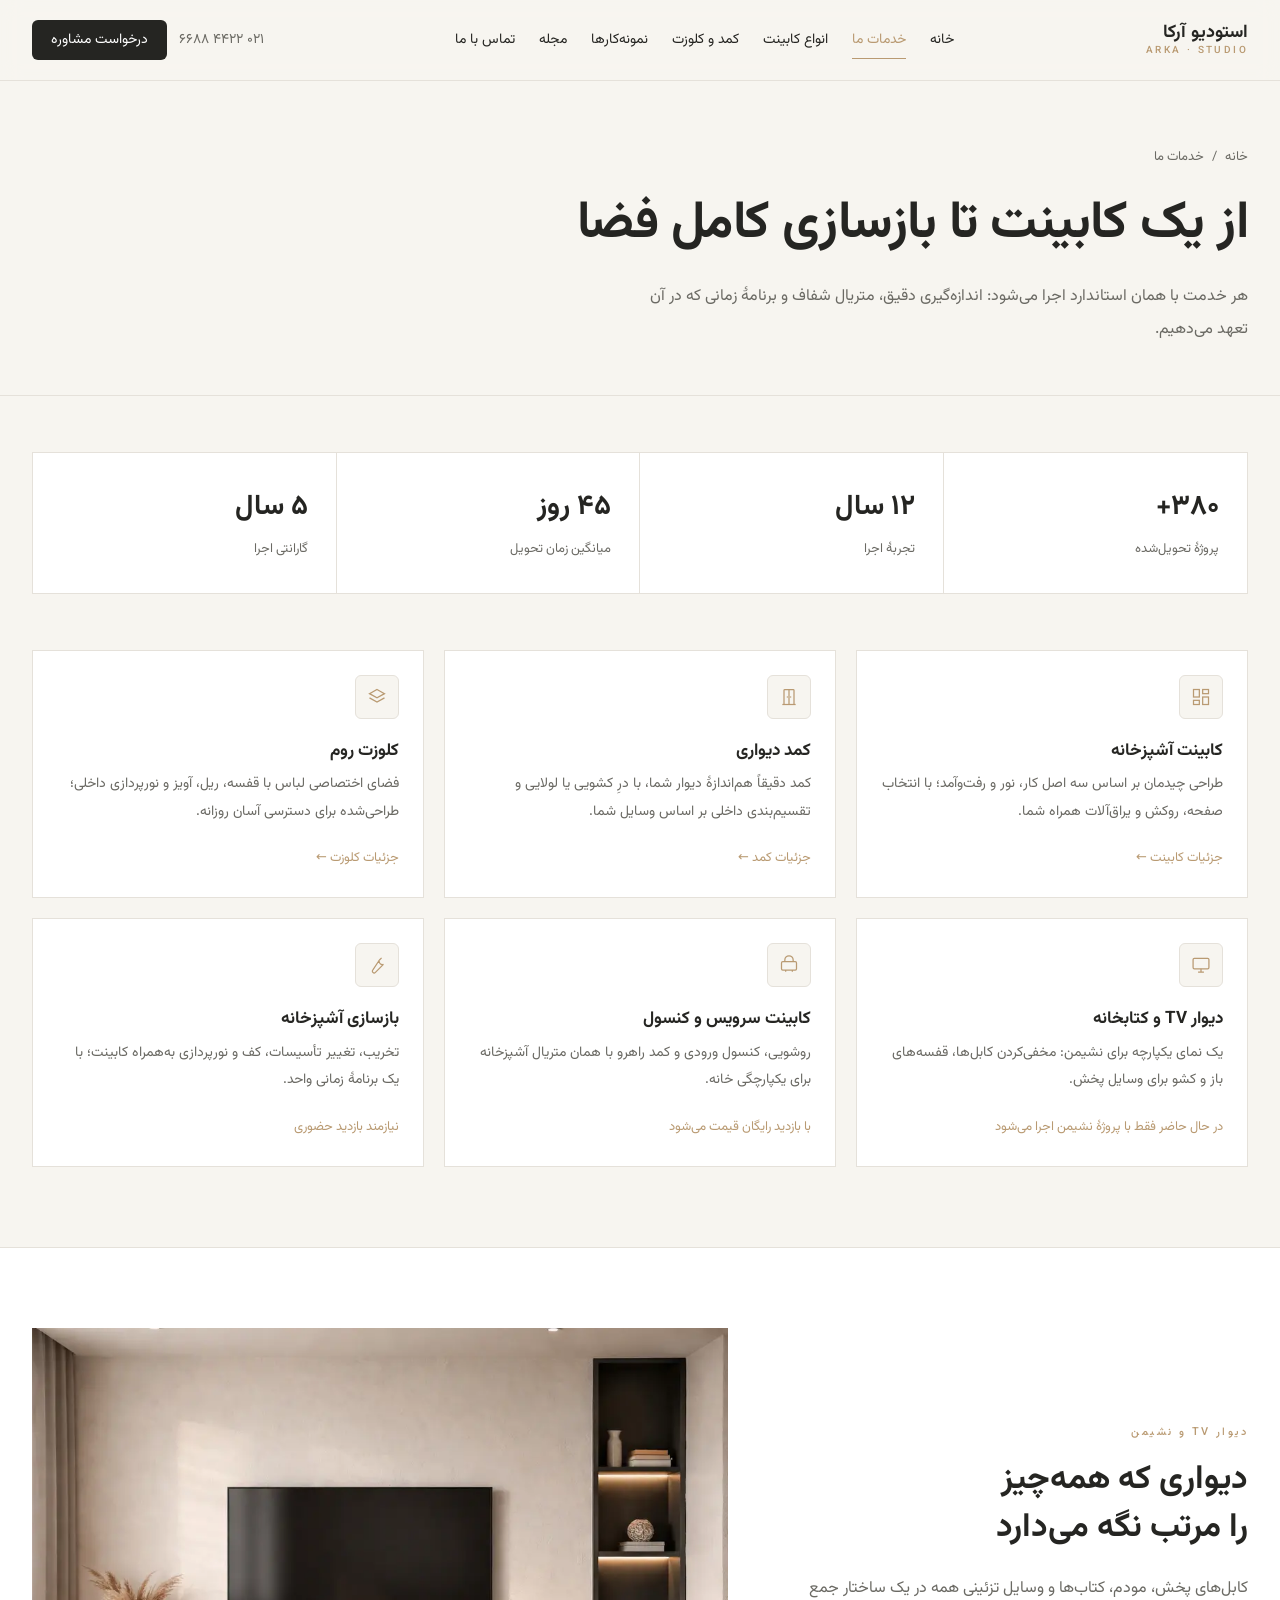
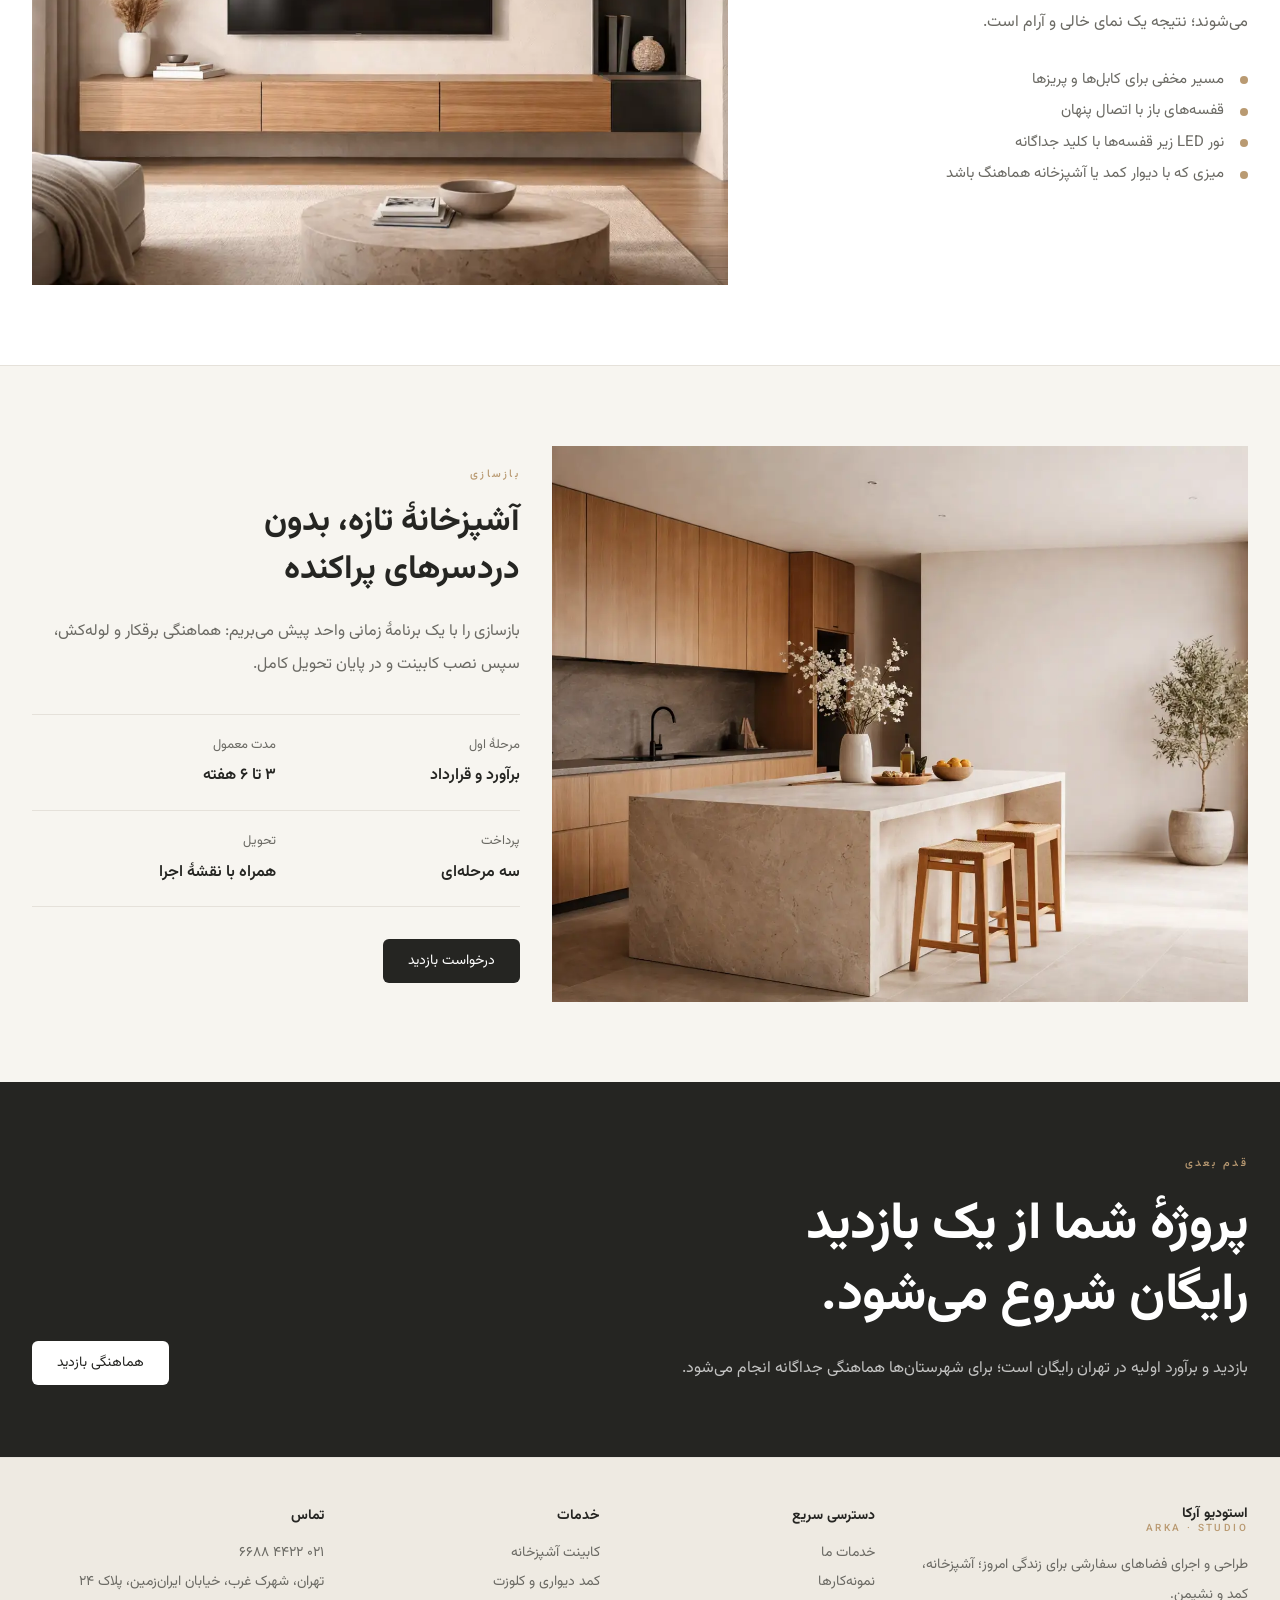
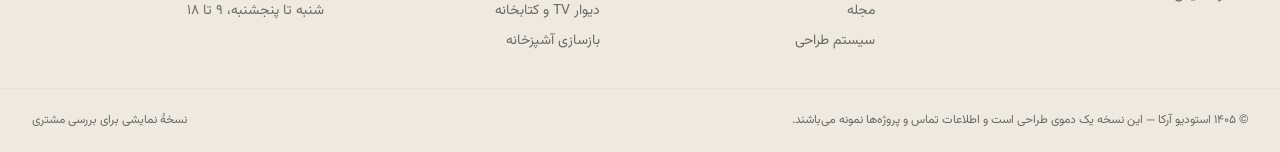
<file: services.html>
<!DOCTYPE html>
<html lang="fa" dir="rtl">
<head>
<meta charset="utf-8">
<meta name="viewport" content="width=device-width, initial-scale=1">
<title>خدمات ما | استودیو آرکا</title>
<meta name="description" content="خدمات استودیو آرکا: کابینت آشپزخانه، کمد دیواری، کلوزت روم، دیوار TV و کتابخانه، کابینت سرویس بهداشتی و بازسازی آشپزخانه.">
<link rel="icon" href="data:image/svg+xml,<svg xmlns='http://www.w3.org/2000/svg' viewBox='0 0 32 32'><rect width='32' height='32' fill='%23252522'/><path d='M8 24V8h16v3H11v13z' fill='%23B99A72'/></svg>">
<link rel="preconnect" href="https://fonts.googleapis.com">
<link rel="preconnect" href="https://fonts.gstatic.com" crossorigin>
<link rel="stylesheet" href="https://fonts.googleapis.com/css2?family=Estedad:wght@400;500;600;700&family=Vazirmatn:wght@400;500;600;700&display=swap">
<link rel="stylesheet" href="assets/css/site.css">
</head>
<body>
<a class="skip-link" href="#main">پرش به محتوای اصلی</a>

<header class="site-header">
  <div class="container header-inner">
    <a class="brand" href="index.html">استودیو آرکا<span>ARKA · STUDIO</span></a>
    <nav class="nav" data-nav aria-label="منوی اصلی">
      <a href="index.html">خانه</a>
      <a href="services.html" aria-current="page">خدمات ما</a>
      <a href="cabinets.html">انواع کابینت</a>
      <a href="closets.html">کمد و کلوزت</a>
      <a href="portfolio.html">نمونه‌کارها</a>
      <a href="blog.html">مجله</a>
      <a href="contact.html">تماس با ما</a>
    </nav>
    <div class="header-actions">
      <a class="header-phone" href="tel:+982144226688">۰۲۱ ۴۴۲۲ ۶۶۸۸</a>
      <a class="btn btn--primary btn--sm" href="contact.html">درخواست مشاوره</a>
      <button class="nav-toggle" type="button" data-nav-toggle aria-expanded="false" aria-label="باز و بسته کردن منو"><span></span></button>
    </div>
  </div>
</header>

<main id="main">

  <section class="page-hero">
    <div class="container">
      <nav class="breadcrumb" aria-label="مسیر صفحه"><a href="index.html">خانه</a><span>/</span><span>خدمات ما</span></nav>
      <h1 class="display">از یک کابینت تا بازسازی کامل فضا</h1>
      <p class="lead" style="margin-block-start:1.25rem">هر خدمت با همان استاندارد اجرا می‌شود: اندازه‌گیری دقیق، متریال شفاف و برنامهٔ زمانی که در آن تعهد می‌دهیم.</p>
    </div>
  </section>

  <section class="section section--tight">
    <div class="container">
      <div class="stat-band">
        <div><strong>۳۸۰+</strong><span>پروژهٔ تحویل‌شده</span></div>
        <div><strong>۱۲ سال</strong><span>تجربهٔ اجرا</span></div>
        <div><strong>۴۵ روز</strong><span>میانگین زمان تحویل</span></div>
        <div><strong>۵ سال</strong><span>گارانتی اجرا</span></div>
      </div>
    </div>
  </section>

  <section class="section" style="padding-block-start:0">
    <div class="container">
      <div class="grid grid--3">
        <a class="card card--hover" href="cabinets.html" id="kitchen">
          <span class="card__icon"><svg viewBox="0 0 24 24" fill="none" stroke="currentColor" stroke-width="1.5"><rect x="3" y="3" width="7" height="9"/><rect x="14" y="3" width="7" height="5"/><rect x="14" y="12" width="7" height="9"/><rect x="3" y="16" width="7" height="5"/></svg></span>
          <h3>کابینت آشپزخانه</h3>
          <p>طراحی چیدمان بر اساس سه اصل کار، نور و رفت‌وآمد؛ با انتخاب صفحه، روکش و یراق‌آلات همراه شما.</p>
          <span class="card__link">جزئیات کابینت ←</span>
        </a>

        <a class="card card--hover" href="closets.html" id="wardrobe">
          <span class="card__icon"><svg viewBox="0 0 24 24" fill="none" stroke="currentColor" stroke-width="1.5"><path d="M4 21h16"/><path d="M6 21V4a1 1 0 0 1 1-1h10a1 1 0 0 1 1 1v17"/><path d="M12 3v18"/><circle cx="10" cy="12" r=".8" fill="currentColor" stroke="none"/><circle cx="14" cy="12" r=".8" fill="currentColor" stroke="none"/></svg></span>
          <h3>کمد دیواری</h3>
          <p>کمد دقیقاً هم‌اندازهٔ دیوار شما، با درِ کشویی یا لولایی و تقسیم‌بندی داخلی بر اساس وسایل شما.</p>
          <span class="card__link">جزئیات کمد ←</span>
        </a>

        <a class="card card--hover" href="closets.html#closet-room" id="closet-room">
          <span class="card__icon"><svg viewBox="0 0 24 24" fill="none" stroke="currentColor" stroke-width="1.5"><path d="m12 3 9 5-9 5-9-5 9-5Z"/><path d="m3 13 9 5 9-5"/></svg></span>
          <h3>کلوزت روم</h3>
          <p>فضای اختصاصی لباس با قفسه، ریل، آویز و نورپردازی داخلی؛ طراحی‌شده برای دسترسی آسان روزانه.</p>
          <span class="card__link">جزئیات کلوزت ←</span>
        </a>

        <article class="card" id="tv-wall">
          <span class="card__icon"><svg viewBox="0 0 24 24" fill="none" stroke="currentColor" stroke-width="1.5"><rect x="2.5" y="4" width="19" height="12.5" rx="1.5"/><path d="M8.5 20.5h7M12 16.5v4"/></svg></span>
          <h3>دیوار TV و کتابخانه</h3>
          <p>یک نمای یکپارچه برای نشیمن: مخفی‌کردن کابل‌ها، قفسه‌های باز و کشو برای وسایل پخش.</p>
          <span class="card__link muted">در حال حاضر فقط با پروژهٔ نشیمن اجرا می‌شود</span>
        </article>

        <article class="card" id="vanity">
          <span class="card__icon"><svg viewBox="0 0 24 24" fill="none" stroke="currentColor" stroke-width="1.5"><rect x="3" y="8" width="18" height="10" rx="1.5"/><path d="M7 8V6a5 5 0 0 1 10 0v2M8 18v2M16 18v2"/></svg></span>
          <h3>کابینت سرویس و کنسول</h3>
          <p>روشویی، کنسول ورودی و کمد راهرو با همان متریال آشپزخانه برای یکپارچگی خانه.</p>
          <span class="card__link muted">با بازدید رایگان قیمت می‌شود</span>
        </article>

        <article class="card" id="renovation">
          <span class="card__icon"><svg viewBox="0 0 24 24" fill="none" stroke="currentColor" stroke-width="1.5"><path d="M14.7 6.3a4 4 0 0 0 5 5l-9.6 9.6a2.1 2.1 0 0 1-3-3Z"/><path d="M14.7 6.3 17.5 3.5"/></svg></span>
          <h3>بازسازی آشپزخانه</h3>
          <p>تخریب، تغییر تأسیسات، کف و نورپردازی به‌همراه کابینت؛ با یک برنامهٔ زمانی واحد.</p>
          <span class="card__link muted">نیازمند بازدید حضوری</span>
        </article>
      </div>
    </div>
  </section>

  <section class="section section--muted">
    <div class="container split">
      <div class="split__text">
        <p class="eyebrow">دیوار TV و نشیمن</p>
        <h2 class="title" style="margin-block-start:0.75rem">دیواری که همه‌چیز را مرتب نگه می‌دارد</h2>
        <p class="lead" style="margin-block-start:1.25rem">کابل‌های پخش، مودم، کتاب‌ها و وسایل تزئینی همه در یک ساختار جمع می‌شوند؛ نتیجه یک نمای خالی و آرام است.</p>
        <ul class="check-list" style="margin-block-start:1.5rem">
          <li>مسیر مخفی برای کابل‌ها و پریزها</li>
          <li>قفسه‌های باز با اتصال پنهان</li>
          <li>نور LED زیر قفسه‌ها با کلید جداگانه</li>
          <li>میزی که با دیوار کمد یا آشپزخانه هماهنگ باشد</li>
        </ul>
      </div>
      <div class="split__media">
        <span class="media" style="display:block"><img src="assets/img/tvwall.webp" width="1536" height="1024" loading="lazy" alt="دیوار تلویزیون سفارشی با قفسه و کابینت چوبی" style="aspect-ratio:5/4"></span>
      </div>
    </div>
  </section>

  <section class="section">
    <div class="container split split--reverse">
      <div class="split__text">
        <p class="eyebrow">بازسازی</p>
        <h2 class="title" style="margin-block-start:0.75rem">آشپزخانهٔ تازه، بدون دردسرهای پراکنده</h2>
        <p class="lead" style="margin-block-start:1.25rem">بازسازی را با یک برنامهٔ زمانی واحد پیش می‌بریم: هماهنگی برقکار و لوله‌کش، سپس نصب کابینت و در پایان تحویل کامل.</p>
        <dl class="spec-list" style="margin-block-start:2rem">
          <div><dt>مرحلهٔ اول</dt><dd>برآورد و قرارداد</dd></div>
          <div><dt>مدت معمول</dt><dd>۳ تا ۶ هفته</dd></div>
          <div><dt>پرداخت</dt><dd>سه مرحله‌ای</dd></div>
          <div><dt>تحویل</dt><dd>همراه با نقشهٔ اجرا</dd></div>
        </dl>
        <div class="btn-row">
          <a class="btn btn--primary" href="contact.html">درخواست بازدید</a>
        </div>
      </div>
      <div class="split__media">
        <span class="media" style="display:block"><img src="assets/img/hero.webp" width="1536" height="1024" loading="lazy" alt="آشپزخانهٔ مدرن با کابینت بلوطی و جزیرهٔ سنگی" style="aspect-ratio:5/4"></span>
      </div>
    </div>
  </section>

  <section class="cta-band">
    <div class="container cta-band__inner">
      <div class="cta-band__text">
        <p class="eyebrow">قدم بعدی</p>
        <h2 class="display" style="margin-block-start:1rem">پروژهٔ شما از یک بازدید رایگان شروع می‌شود.</h2>
        <p class="lead" style="margin-block-start:1.25rem">بازدید و برآورد اولیه در تهران رایگان است؛ برای شهرستان‌ها هماهنگی جداگانه انجام می‌شود.</p>
      </div>
      <div class="cta-band__action">
        <a class="btn btn--light" href="contact.html">هماهنگی بازدید</a>
      </div>
    </div>
  </section>

</main>

<footer class="site-footer">
  <div class="container footer-grid">
    <div>
      <h4 class="brand">استودیو آرکا<span>ARKA · STUDIO</span></h4>
      <p style="margin-block-start:1rem">طراحی و اجرای فضاهای سفارشی برای زندگی امروز؛ آشپزخانه، کمد و نشیمن.</p>
    </div>
    <div>
      <h4>دسترسی سریع</h4>
      <ul class="footer-links">
        <li><a href="services.html">خدمات ما</a></li>
        <li><a href="portfolio.html">نمونه‌کارها</a></li>
        <li><a href="blog.html">مجله</a></li>
        <li><a href="design-system.html">سیستم طراحی</a></li>
      </ul>
    </div>
    <div>
      <h4>خدمات</h4>
      <ul class="footer-links">
        <li><a href="cabinets.html">کابینت آشپزخانه</a></li>
        <li><a href="closets.html">کمد دیواری و کلوزت</a></li>
        <li><a href="services.html#tv-wall">دیوار TV و کتابخانه</a></li>
        <li><a href="services.html#renovation">بازسازی آشپزخانه</a></li>
      </ul>
    </div>
    <div>
      <h4>تماس</h4>
      <p style="margin-block-start:0.75rem">
        ۰۲۱ ۴۴۲۲ ۶۶۸۸<br>
        تهران، شهرک غرب، خیابان ایران‌زمین، پلاک ۲۴<br>
        شنبه تا پنجشنبه، ۹ تا ۱۸
      </p>
    </div>
  </div>
  <div class="container footer-bottom">
    <span>© <span data-year>۱۴۰۴</span> استودیو آرکا — این نسخه یک دموی طراحی است و اطلاعات تماس و پروژه‌ها نمونه می‌باشند.</span>
    <span>نسخهٔ نمایشی برای بررسی مشتری</span>
  </div>
</footer>

<script src="assets/js/site.js"></script>
</body>
</html>
</file>
<file: assets/css/site.css>
/* ==========================================================================
   استودیو آرکا — Design System
   Warm, architectural, precise. RTL-first, no build step, no framework.
   Tokens are inherited from the original design frames so the visual
   language stays identical across every page.
   ========================================================================== */

:root {
  --background: #f7f5f0;
  --foreground: #252522;
  --primary: #252522;
  --primary-foreground: #ffffff;
  --secondary: #ffffff;
  --secondary-foreground: #252522;
  --tertiary: #b99a72;          /* natural oak */
  --tertiary-foreground: #252522;
  --muted: #eeeae2;
  --muted-foreground: #6b6a64;
  --accent: #e9e1d5;            /* warm taupe */
  --accent-foreground: #252522;
  --card: #ffffff;
  --card-foreground: #252522;
  --destructive: #9b3b32;
  --border: #e5e1da;
  --input: #ddd7cd;
  --ring: #b99a72;
  --radius: 0.375rem;
  --font-sans: "Vazirmatn", system-ui, sans-serif;
  --font-heading: "Estedad", "Vazirmatn", system-ui, sans-serif;
  --shadow-soft: 0 10px 30px -8px rgba(15, 23, 42, 0.12);
  --shadow-lift: 0 18px 40px -12px rgba(15, 23, 42, 0.18);
  --container: 80rem;
  --gutter: 2rem;
}

/* ---------- Reset & base ---------- */
*,
*::before,
*::after { box-sizing: border-box; }

* { margin: 0; }

html {
  -webkit-text-size-adjust: 100%;
  scroll-behavior: smooth;
}

body {
  font-family: var(--font-sans);
  background: var(--background);
  color: var(--foreground);
  font-size: 1rem;
  line-height: 1.9;
  text-rendering: optimizeLegibility;
  -webkit-font-smoothing: antialiased;
}

img,
svg { display: block; max-width: 100%; }

img { height: auto; }

a {
  color: inherit;
  text-decoration: none;
}

button,
input,
select,
textarea {
  font: inherit;
  color: inherit;
}

h1, h2, h3, h4, h5, h6 {
  font-family: var(--font-heading);
  font-weight: 700;
  line-height: 1.45;
  text-wrap: balance;
}

p { text-wrap: pretty; }

::selection {
  background: var(--tertiary);
  color: #fff;
}

:focus-visible {
  outline: 2px solid var(--ring);
  outline-offset: 3px;
}

.skip-link {
  position: absolute;
  inset-inline-start: 1rem;
  inset-block-start: -4rem;
  background: var(--primary);
  color: var(--primary-foreground);
  padding: 0.75rem 1.25rem;
  border-radius: var(--radius);
  z-index: 100;
  transition: top 0.2s ease;
}

.skip-link:focus { inset-block-start: 1rem; }

/* ---------- Layout helpers ---------- */
.container {
  width: 100%;
  max-width: var(--container);
  margin-inline: auto;
  padding-inline: var(--gutter);
}

.section { padding-block: 5rem; }
.section--tight { padding-block: 3.5rem; }
.section--muted { background: var(--secondary); border-block: 1px solid var(--border); }
.section--accent { background: var(--accent); }
.section--dark { background: var(--primary); color: var(--primary-foreground); }

.grid { display: grid; gap: 1.25rem; }
.grid--2 { grid-template-columns: repeat(2, minmax(0, 1fr)); }
.grid--3 { grid-template-columns: repeat(3, minmax(0, 1fr)); }
.grid--4 { grid-template-columns: repeat(4, minmax(0, 1fr)); }

.split {
  display: grid;
  grid-template-columns: repeat(12, minmax(0, 1fr));
  gap: 2rem;
  align-items: center;
}

.split__text { grid-column: span 5; }
.split__media { grid-column: span 7; }
.split--reverse .split__text { order: 2; }

.stack > * + * { margin-block-start: 1rem; }
.stack--lg > * + * { margin-block-start: 1.75rem; }

.text-center { text-align: center; }
.center-block { margin-inline: auto; }
.measure { max-width: 42rem; }
.muted { color: var(--muted-foreground); }
.small { font-size: 0.875rem; }
.nowrap { white-space: nowrap; }

/* ---------- Type ---------- */
.eyebrow {
  font-size: 0.6875rem;
  letter-spacing: 0.22em;
  text-transform: uppercase;
  color: var(--tertiary);
  font-weight: 500;
}

.section--dark .eyebrow { color: var(--tertiary); }

.display {
  font-size: clamp(2rem, 4.4vw, 3.25rem);
  line-height: 1.35;
  letter-spacing: -0.01em;
}

.title { font-size: clamp(1.5rem, 2.6vw, 2.125rem); }
.subtitle { font-size: 1.125rem; font-weight: 600; font-family: var(--font-heading); }

.lead {
  color: var(--muted-foreground);
  font-size: 1rem;
  line-height: 2.1;
  max-width: 40rem;
}

.section--dark .lead { color: rgba(255, 255, 255, 0.72); }

.section-head {
  display: flex;
  align-items: flex-end;
  justify-content: space-between;
  gap: 1.5rem;
  margin-block-end: 2.5rem;
}

.section-head__title { margin-block-start: 0.75rem; }

.link-more {
  font-size: 0.875rem;
  border-block-end: 1px solid var(--foreground);
  padding-block-end: 0.25rem;
  white-space: nowrap;
  transition: color 0.2s ease, border-color 0.2s ease;
}

.link-more:hover {
  color: var(--tertiary);
  border-color: var(--tertiary);
}

/* ---------- Buttons ---------- */
.btn {
  display: inline-flex;
  align-items: center;
  justify-content: center;
  gap: 0.5rem;
  min-height: 2.75rem;
  padding-inline: 1.5rem;
  border: 1px solid transparent;
  border-radius: var(--radius);
  background: none;
  font-size: 0.875rem;
  cursor: pointer;
  transition: background-color 0.2s ease, color 0.2s ease,
    border-color 0.2s ease, transform 0.2s ease;
}

.btn:hover { transform: translateY(-1px); }
.btn:active { transform: translateY(0); }

.btn--primary { background: var(--primary); color: var(--primary-foreground); }
.btn--primary:hover { background: #3a3a35; }

.btn--outline { background: var(--secondary); border-color: var(--border); }
.btn--outline:hover { border-color: var(--foreground); }

.btn--oak { background: var(--tertiary); color: var(--tertiary-foreground); }
.btn--oak:hover { background: #c9ab84; }

.btn--light { background: var(--secondary); color: var(--secondary-foreground); }
.btn--light:hover { background: var(--accent); }

.btn--sm { min-height: 2.5rem; padding-inline: 1.125rem; }

.btn-row {
  display: flex;
  flex-wrap: wrap;
  gap: 0.75rem;
  margin-block-start: 2rem;
}

/* ---------- Header ---------- */
.site-header {
  position: sticky;
  inset-block-start: 0;
  z-index: 60;
  background: color-mix(in srgb, var(--background) 88%, transparent);
  backdrop-filter: blur(10px);
  border-block-end: 1px solid var(--border);
}

.header-inner {
  display: flex;
  align-items: center;
  justify-content: space-between;
  gap: 1.5rem;
  min-height: 5rem;
}

.brand {
  font-family: var(--font-heading);
  font-weight: 700;
  font-size: 1.125rem;
  line-height: 1.2;
}

.brand span {
  display: block;
  font-size: 0.625rem;
  letter-spacing: 0.24em;
  color: var(--tertiary);
  font-weight: 500;
}

.nav {
  display: flex;
  align-items: center;
  gap: 1.5rem;
  font-size: 0.875rem;
}

.nav a {
  position: relative;
  padding-block: 0.375rem;
  transition: color 0.2s ease;
}

.nav a::after {
  content: "";
  position: absolute;
  inset-inline: 0;
  inset-block-end: 0;
  height: 1px;
  background: var(--tertiary);
  transform: scaleX(0);
  transform-origin: inline-start;
  transition: transform 0.25s ease;
}

.nav a:hover,
.nav a[aria-current="page"] { color: var(--tertiary); }

.nav a:hover::after,
.nav a[aria-current="page"]::after { transform: scaleX(1); }

.header-actions {
  display: flex;
  align-items: center;
  gap: 0.75rem;
}

.header-phone {
  font-size: 0.875rem;
  color: var(--muted-foreground);
  transition: color 0.2s ease;
}

.header-phone:hover { color: var(--tertiary); }

.nav-toggle {
  display: none;
  width: 2.75rem;
  height: 2.75rem;
  border: 1px solid var(--border);
  border-radius: var(--radius);
  background: var(--secondary);
  align-items: center;
  justify-content: center;
  cursor: pointer;
}

.nav-toggle span {
  position: relative;
  display: block;
  width: 1.125rem;
  height: 1px;
  background: var(--foreground);
}

.nav-toggle span::before,
.nav-toggle span::after {
  content: "";
  position: absolute;
  inset-inline: 0;
  height: 1px;
  background: var(--foreground);
}

.nav-toggle span::before { inset-block-start: -6px; }
.nav-toggle span::after { inset-block-start: 6px; }

/* ---------- Hero ---------- */
.hero { padding-block: 3rem 4.5rem; }

.hero__grid {
  display: grid;
  grid-template-columns: repeat(12, minmax(0, 1fr));
  gap: 2rem;
  align-items: center;
}

.hero__text { grid-column: span 5; }
.hero__media { grid-column: span 7; }

.hero__media img {
  width: 100%;
  aspect-ratio: 5 / 4;
  object-fit: cover;
}

.hero-facts {
  display: flex;
  flex-wrap: wrap;
  gap: 2.5rem;
  margin-block-start: 3rem;
  padding-block-start: 2rem;
  border-block-start: 1px solid var(--border);
}

.hero-facts strong {
  display: block;
  font-family: var(--font-heading);
  font-size: 1.5rem;
}

.hero-facts span {
  font-size: 0.8125rem;
  color: var(--muted-foreground);
}

/* ---------- Cards ---------- */
.card {
  background: var(--card);
  border: 1px solid var(--border);
  padding: 1.5rem;
  transition: border-color 0.25s ease, transform 0.25s ease, box-shadow 0.25s ease;
}

.card--hover:hover {
  border-color: var(--tertiary);
  transform: translateY(-3px);
  box-shadow: var(--shadow-soft);
}

.card__icon {
  width: 2.75rem;
  height: 2.75rem;
  display: grid;
  place-items: center;
  border: 1px solid var(--border);
  border-radius: var(--radius);
  color: var(--tertiary);
  background: var(--background);
}

.card__icon svg { width: 1.25rem; height: 1.25rem; }

.card h3 { margin-block-start: 1.25rem; font-size: 1.0625rem; }
.card p { margin-block-start: 0.5rem; font-size: 0.875rem; color: var(--muted-foreground); line-height: 1.95; }

.card__link {
  display: inline-block;
  margin-block-start: 1.25rem;
  font-size: 0.8125rem;
  color: var(--tertiary);
  transition: transform 0.2s ease;
}

.card--hover:hover .card__link { transform: translateX(-4px); }

/* Project / media cards */
.media {
  overflow: hidden;
  background: var(--muted);
}

.media img {
  width: 100%;
  height: 100%;
  object-fit: cover;
  transition: transform 0.7s ease;
}

.project { display: block; }
.project .media img { aspect-ratio: 4 / 3; }
.project--wide .media img { aspect-ratio: 16 / 8; }

.project:hover .media img { transform: scale(1.04); }

.project__meta {
  display: flex;
  align-items: baseline;
  justify-content: space-between;
  gap: 1rem;
  margin-block-start: 0.875rem;
  font-size: 0.875rem;
}

.project__meta strong { font-family: var(--font-heading); font-weight: 600; }
.project__meta span { color: var(--muted-foreground); font-size: 0.8125rem; }

.tag {
  display: inline-block;
  font-size: 0.6875rem;
  letter-spacing: 0.08em;
  padding: 0.25rem 0.625rem;
  border: 1px solid var(--border);
  border-radius: 999px;
  background: var(--background);
  color: var(--muted-foreground);
}

/* ---------- Process ---------- */
.steps {
  display: grid;
  grid-template-columns: repeat(5, minmax(0, 1fr));
  border-block: 1px solid var(--border);
}

.step {
  padding: 2rem 1.25rem;
  border-inline-start: 1px solid var(--border);
}

.step:first-child { border-inline-start: 0; padding-inline-start: 0; }
.step:last-child { padding-inline-end: 0; }

.step__num {
  font-family: var(--font-heading);
  color: var(--tertiary);
  font-size: 0.875rem;
  letter-spacing: 0.1em;
}

.step h3 { margin-block-start: 1rem; font-size: 1rem; }
.step p { margin-block-start: 0.375rem; font-size: 0.8125rem; color: var(--muted-foreground); }

/* ---------- Swatches / material ---------- */
.swatches {
  display: flex;
  flex-wrap: wrap;
  gap: 0.75rem;
  margin-block-start: 1.75rem;
}

.swatch {
  padding: 0.875rem 1.25rem;
  font-size: 0.875rem;
  border: 1px solid var(--border);
  background: var(--secondary);
}

.swatch--oak { background: var(--tertiary); border-color: transparent; }
.swatch--dark { background: var(--primary); color: var(--primary-foreground); border-color: transparent; }
.swatch--cream { background: var(--muted); }
.swatch--taupe { background: var(--accent); }

/* ---------- Specs list ---------- */
.spec-list {
  display: grid;
  grid-template-columns: repeat(2, minmax(0, 1fr));
  gap: 0;
  border-block-start: 1px solid var(--border);
}

.spec-list > div {
  padding-block: 1.125rem;
  border-block-end: 1px solid var(--border);
}

.spec-list dt { font-size: 0.8125rem; color: var(--muted-foreground); }
.spec-list dd { margin: 0.25rem 0 0; font-family: var(--font-heading); font-weight: 600; }

/* ---------- Table ---------- */
.table {
  width: 100%;
  border-collapse: collapse;
  font-size: 0.875rem;
  border: 1px solid var(--border);
  background: var(--card);
}

.table th,
.table td {
  padding: 0.875rem 1rem;
  text-align: start;
  border-block-end: 1px solid var(--border);
}

.table thead th {
  background: var(--muted);
  font-weight: 600;
  font-size: 0.8125rem;
}

.table tr:last-child td { border-block-end: 0; }

/* ---------- FAQ ---------- */
.faq { border-block-start: 1px solid var(--border); }

.faq details {
  border-block-end: 1px solid var(--border);
  padding-block: 1.25rem;
}

.faq summary {
  cursor: pointer;
  list-style: none;
  display: flex;
  align-items: center;
  justify-content: space-between;
  gap: 1rem;
  font-family: var(--font-heading);
  font-weight: 600;
}

.faq summary::-webkit-details-marker { display: none; }

.faq summary::after {
  content: "+";
  color: var(--tertiary);
  font-size: 1.25rem;
  line-height: 1;
}

.faq details[open] summary::after { content: "−"; }

.faq p {
  margin-block-start: 0.75rem;
  font-size: 0.875rem;
  color: var(--muted-foreground);
  max-width: 48rem;
}

/* ---------- Forms ---------- */
.form-grid {
  display: grid;
  grid-template-columns: repeat(2, minmax(0, 1fr));
  gap: 1.25rem;
}

.field { display: block; }
.field--full { grid-column: 1 / -1; }

.field > span {
  display: block;
  font-size: 0.8125rem;
  margin-block-end: 0.5rem;
}

.input,
.select,
.textarea {
  width: 100%;
  min-height: 3rem;
  padding: 0.625rem 1rem;
  background: var(--background);
  border: 1px solid var(--input);
  border-radius: var(--radius);
  font-size: 0.9375rem;
  transition: border-color 0.2s ease, box-shadow 0.2s ease;
}

.textarea { min-height: 8rem; resize: vertical; line-height: 2; }

.input:focus,
.select:focus,
.textarea:focus {
  outline: none;
  border-color: var(--ring);
  box-shadow: 0 0 0 3px rgba(185, 154, 114, 0.18);
}

.select {
  appearance: none;
  background-image: url("data:image/svg+xml,%3Csvg xmlns='http://www.w3.org/2000/svg' viewBox='0 0 24 24' fill='none' stroke='%236B6A64' stroke-width='2' stroke-linecap='round'%3E%3Cpath d='m6 9 6 6 6-6'/%3E%3C/svg%3E");
  background-size: 1rem 1rem;
  background-position: left 1rem center;
  background-repeat: no-repeat;
  padding-inline-end: 2.75rem;
}

.field-hint {
  font-size: 0.75rem;
  color: var(--muted-foreground);
  margin-block-start: 0.375rem;
}

.alert {
  display: none;
  align-items: center;
  gap: 0.625rem;
  margin-block-start: 1.25rem;
  padding: 0.875rem 1rem;
  background: var(--muted);
  border: 1px solid var(--border);
  font-size: 0.875rem;
}

.alert.is-visible { display: flex; }
.alert svg { width: 1.125rem; height: 1.125rem; color: var(--tertiary); flex: none; }

/* ---------- CTA band ---------- */
.cta-band {
  background: var(--primary);
  color: var(--primary-foreground);
}

.cta-band__inner {
  display: grid;
  grid-template-columns: repeat(12, minmax(0, 1fr));
  gap: 2rem;
  align-items: end;
  padding-block: 4.5rem;
}

.cta-band__text { grid-column: span 8; }
.cta-band__action { grid-column: span 4; text-align: end; }
.cta-band .lead { color: rgba(255, 255, 255, 0.72); }

/* ---------- Footer ---------- */
.site-footer {
  background: var(--muted);
  border-block-start: 1px solid var(--border);
  font-size: 0.875rem;
}

.footer-grid {
  display: grid;
  grid-template-columns: 1.4fr 1fr 1fr 1.2fr;
  gap: 2rem;
  padding-block: 3rem 2rem;
}

.site-footer h4 { font-size: 0.875rem; }
.site-footer p,
.site-footer li { color: var(--muted-foreground); line-height: 2.1; }

.footer-links { list-style: none; padding: 0; margin-block-start: 0.75rem; }
.footer-links a { transition: color 0.2s ease; }
.footer-links a:hover { color: var(--tertiary); }

.footer-bottom {
  border-block-start: 1px solid var(--border);
  padding-block: 1.25rem;
  font-size: 0.75rem;
  color: var(--muted-foreground);
  display: flex;
  flex-wrap: wrap;
  gap: 0.5rem 1.5rem;
  justify-content: space-between;
}

/* ---------- Page hero (inner pages) ---------- */
.page-hero {
  padding-block: 4rem 3rem;
  border-block-end: 1px solid var(--border);
}

.breadcrumb {
  display: flex;
  gap: 0.5rem;
  font-size: 0.8125rem;
  color: var(--muted-foreground);
  margin-block-end: 1.25rem;
}

.breadcrumb a:hover { color: var(--tertiary); }

/* ---------- Misc ---------- */
.notice {
  border: 1px dashed var(--input);
  background: var(--muted);
  padding: 0.875rem 1rem;
  font-size: 0.8125rem;
  color: var(--muted-foreground);
}

.stat-band {
  display: grid;
  grid-template-columns: repeat(4, minmax(0, 1fr));
  border: 1px solid var(--border);
  background: var(--card);
}

.stat-band > div {
  padding: 1.75rem;
  border-inline-start: 1px solid var(--border);
}

.stat-band > div:first-child { border-inline-start: 0; }
.stat-band strong { display: block; font-family: var(--font-heading); font-size: 1.75rem; }
.stat-band span { font-size: 0.8125rem; color: var(--muted-foreground); }

.check-list { list-style: none; padding: 0; }
.check-list li {
  position: relative;
  padding-inline-start: 1.5rem;
  font-size: 0.9375rem;
  color: var(--muted-foreground);
  line-height: 2.1;
}

.check-list li::before {
  content: "";
  position: absolute;
  inset-inline-start: 0;
  inset-block-start: 0.85em;
  width: 0.5rem;
  height: 0.5rem;
  border-radius: 999px;
  background: var(--tertiary);
}

.map-placeholder {
  display: grid;
  place-items: center;
  aspect-ratio: 16 / 9;
  border: 1px dashed var(--input);
  background: linear-gradient(135deg, var(--muted), var(--accent));
  color: var(--muted-foreground);
  font-size: 0.8125rem;
  text-align: center;
  padding: 1rem;
}

.color-grid {
  display: grid;
  grid-template-columns: repeat(3, minmax(0, 1fr));
  gap: 0.75rem;
}

.color-swatch {
  height: 6rem;
  display: flex;
  align-items: flex-end;
  padding: 0.75rem;
  font-size: 0.75rem;
  border: 1px solid var(--border);
}

/* ---------- Filter bar ---------- */
.filter-bar {
  display: flex;
  flex-wrap: wrap;
  gap: 0.5rem;
}

.filter-bar button {
  min-height: 2.5rem;
  padding-inline: 1rem;
  font-size: 0.8125rem;
  border: 1px solid var(--border);
  border-radius: var(--radius);
  background: var(--secondary);
  cursor: pointer;
  transition: background-color 0.2s ease, color 0.2s ease, border-color 0.2s ease;
}

.filter-bar button:hover { border-color: var(--foreground); }

.filter-bar button[aria-pressed="true"] {
  background: var(--primary);
  color: var(--primary-foreground);
  border-color: var(--primary);
}

/* ---------- Article ---------- */
.article-body {
  max-width: 46rem;
  margin-inline: auto;
}

.article-body > * + * { margin-block-start: 1.5rem; }
.article-body h2 { margin-block-start: 2.75rem; font-size: 1.5rem; }
.article-body h3 { margin-block-start: 2rem; font-size: 1.1875rem; }
.article-body p { color: var(--muted-foreground); line-height: 2.2; }
.article-body ul { color: var(--muted-foreground); padding-inline-start: 1.25rem; line-height: 2.2; }
.article-body li + li { margin-block-start: 0.375rem; }

.article-body blockquote {
  border-inline-start: 2px solid var(--tertiary);
  padding: 1rem 1.25rem;
  background: var(--muted);
  font-family: var(--font-heading);
}

.article-meta {
  display: flex;
  flex-wrap: wrap;
  gap: 0.75rem 1.25rem;
  align-items: center;
  font-size: 0.8125rem;
  color: var(--muted-foreground);
  margin-block-start: 1.25rem;
}

/* ---------- Responsive ---------- */
@media (max-width: 1024px) {
  .nav {
    position: absolute;
    inset-inline: 0;
    inset-block-start: 100%;
    flex-direction: column;
    align-items: stretch;
    gap: 0;
    background: var(--secondary);
    border-block-end: 1px solid var(--border);
    padding: 0.5rem var(--gutter) 1.25rem;
    display: none;
  }

  .nav.is-open { display: flex; }

  .nav a {
    padding-block: 0.875rem;
    border-block-end: 1px solid var(--border);
  }

  .nav a::after { display: none; }
  .nav-toggle { display: inline-flex; }
  .header-phone { display: none; }

  .hero__text,
  .hero__media,
  .split__text,
  .split__media { grid-column: 1 / -1; }

  .hero__media { order: -1; }
  .split--reverse .split__text { order: 0; }

  .grid--4 { grid-template-columns: repeat(2, minmax(0, 1fr)); }
  .grid--3 { grid-template-columns: repeat(2, minmax(0, 1fr)); }
  .steps { grid-template-columns: repeat(2, minmax(0, 1fr)); }

  .step { border-inline-start: 0; border-block-end: 1px solid var(--border); padding-inline: 0; }
  .step:last-child { border-block-end: 0; }

  .cta-band__text,
  .cta-band__action { grid-column: 1 / -1; }
  .cta-band__action { text-align: start; }

  .footer-grid { grid-template-columns: repeat(2, minmax(0, 1fr)); }
  .stat-band { grid-template-columns: repeat(2, minmax(0, 1fr)); }
  .stat-band > div { border-inline-start: 0; border-block-end: 1px solid var(--border); }
}

@media (max-width: 640px) {
  :root { --gutter: 1.25rem; }

  .section { padding-block: 3.25rem; }
  .section-head { flex-direction: column; align-items: flex-start; }
  .grid--2,
  .grid--3,
  .grid--4,
  .form-grid,
  .spec-list,
  .color-grid { grid-template-columns: 1fr; }

  .steps { grid-template-columns: 1fr; }
  .footer-grid { grid-template-columns: 1fr; }
  .hero-facts { gap: 1.5rem; }
  .btn { width: 100%; }
  .btn-row .btn { flex: 1 1 auto; }
}

@media (prefers-reduced-motion: reduce) {
  html { scroll-behavior: auto; }
  *,
  *::before,
  *::after {
    animation-duration: 0.01ms !important;
    transition-duration: 0.01ms !important;
  }
}
</file>
